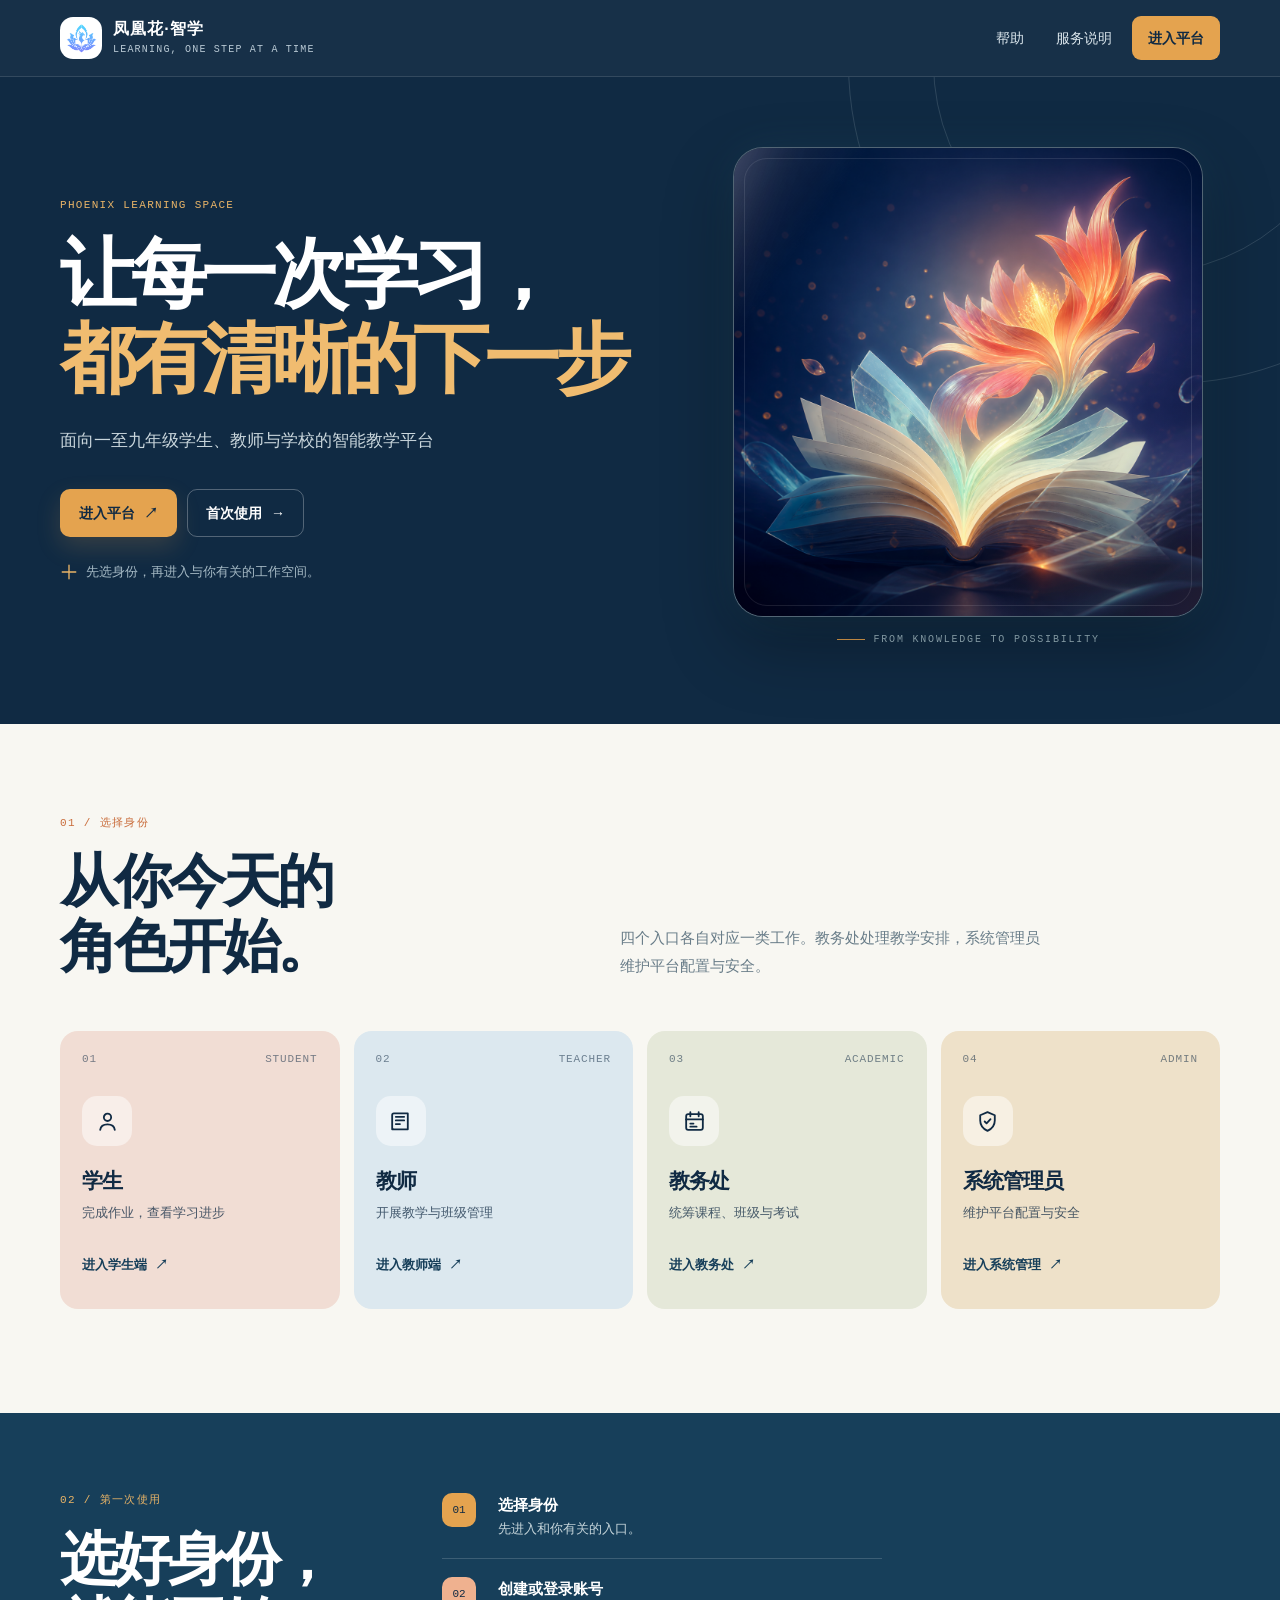
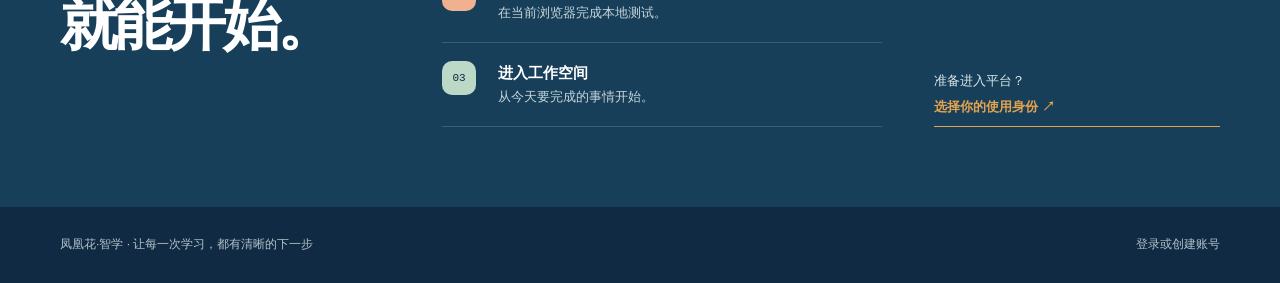
<file: index.html>
<!doctype html>
<html lang="zh-CN">
<head>
  <meta charset="utf-8">
  <meta name="viewport" content="width=device-width, initial-scale=1">
  <meta name="theme-color" content="#102a43">
  <meta name="description" content="凤凰花·智学，面向一至九年级学生、教师与学校的智能教学平台">
  <meta name="mobile-web-app-capable" content="yes">
  <meta name="apple-mobile-web-app-capable" content="yes">
  <title>凤凰花·智学｜从今天开始</title>
  <link rel="manifest" href="manifest.webmanifest">
  <link rel="icon" type="image/png" href="assets/brand/favicon-64.png">
  <link rel="stylesheet" href="assets/css/portal.css">
</head>
<body class="entry-page">
  <a class="portal-skip" href="#portal-roles">跳到身份入口</a>
  <header class="portal-header">
    <div class="portal-wrap portal-header__inner">
      <a class="portal-brand" href="index.html" aria-label="凤凰花·智学首页">
        <span class="portal-brand__mark"><img src="assets/brand/logo-blue-transparent.png" alt=""></span>
        <span class="portal-brand__name"><strong>凤凰花·智学</strong><small>LEARNING, ONE STEP AT A TIME</small></span>
      </a>
      <nav class="portal-header__nav" aria-label="页面导航">
        <a href="#portal-help">帮助</a>
        <a href="#portal-service">服务说明</a>
        <a class="portal-header__cta" href="identity.html">进入平台</a>
      </nav>
    </div>
  </header>

  <main>
    <section class="portal-hero" aria-labelledby="portal-title">
      <div class="portal-wrap portal-hero__grid">
        <div>
          <p class="portal-eyebrow portal-eyebrow--light">PHOENIX LEARNING SPACE</p>
          <h1 id="portal-title">让每一次学习，<br><em>都有清晰的下一步</em></h1>
          <p class="portal-hero__lead">面向一至九年级学生、教师与学校的智能教学平台</p>
          <div class="portal-actions">
            <a class="portal-button portal-button--primary" href="identity.html">进入平台 <span aria-hidden="true">↗</span></a>
            <a class="portal-button portal-button--dark" href="identity.html?mode=create">首次使用 <span aria-hidden="true">→</span></a>
          </div>
          <p class="portal-hero__note">
            <svg aria-hidden="true" width="18" height="18" viewBox="0 0 24 24" fill="none" stroke="currentColor" stroke-width="1.8" stroke-linecap="round" stroke-linejoin="round"><path d="M12 3v18M3 12h18"/></svg>
            先选身份，再进入与你有关的工作空间。
          </p>
        </div>
        <div class="portal-visual" aria-label="一本打开的书上盛放着发光凤凰花的插画">
          <div class="portal-visual__frame">
            <img class="portal-visual__image" src="assets/brand/generated/learning-hero-v2.png" alt="一本打开的书上盛放着发光凤凰花的插画" loading="eager" decoding="async">
            <span class="portal-visual__shine" aria-hidden="true"></span>
          </div>
          <span class="portal-visual__caption">FROM KNOWLEDGE TO POSSIBILITY</span>
        </div>
      </div>
    </section>

    <section class="portal-roles" id="portal-roles" aria-labelledby="portal-roles-title">
      <div class="portal-wrap">
        <div class="portal-section-head">
          <div><p class="portal-eyebrow">01 / 选择身份</p><h2 id="portal-roles-title">从你今天的<br>角色开始。</h2></div>
          <p id="portal-service">四个入口各自对应一类工作。教务处处理教学安排，系统管理员维护平台配置与安全。</p>
        </div>
        <div class="portal-role-grid">
          <article class="portal-role-card portal-role-card--student">
            <div class="portal-role-card__top"><span>01</span><span>STUDENT</span></div>
            <div class="portal-role-card__icon" aria-hidden="true"><svg viewBox="0 0 24 24" width="25" height="25" fill="none" stroke="currentColor" stroke-width="1.75" stroke-linecap="round" stroke-linejoin="round"><circle cx="12" cy="8" r="3.5"/><path d="M5 20c.4-3.2 3.1-5.3 7-5.3s6.6 2.1 7 5.3"/></svg></div>
            <h3>学生</h3><p>完成作业，查看学习进步</p>
            <a class="portal-role-card__button" href="identity.html?role=student">进入学生端 <span aria-hidden="true">↗</span></a>
          </article>
          <article class="portal-role-card portal-role-card--teacher">
            <div class="portal-role-card__top"><span>02</span><span>TEACHER</span></div>
            <div class="portal-role-card__icon" aria-hidden="true"><svg viewBox="0 0 24 24" width="25" height="25" fill="none" stroke="currentColor" stroke-width="1.75" stroke-linecap="round" stroke-linejoin="round"><path d="M4 19.5V5.8c0-.9.7-1.6 1.6-1.6H19v15.3H5.6c-.9 0-1.6-.7-1.6-1.6Z"/><path d="M7.5 7.5h8M7.5 11h8M7.5 14.5h4"/></svg></div>
            <h3>教师</h3><p>开展教学与班级管理</p>
            <a class="portal-role-card__button" href="identity.html?role=teacher">进入教师端 <span aria-hidden="true">↗</span></a>
          </article>
          <article class="portal-role-card portal-role-card--academic">
            <div class="portal-role-card__top"><span>03</span><span>ACADEMIC</span></div>
            <div class="portal-role-card__icon" aria-hidden="true"><svg viewBox="0 0 24 24" width="25" height="25" fill="none" stroke="currentColor" stroke-width="1.75" stroke-linecap="round" stroke-linejoin="round"><rect x="4" y="5" width="16" height="15" rx="2"/><path d="M8 3v4M16 3v4M4 10h16M8 14h3M8 17h6"/></svg></div>
            <h3>教务处</h3><p>统筹课程、班级与考试</p>
            <a class="portal-role-card__button" href="identity.html?role=academic">进入教务处 <span aria-hidden="true">↗</span></a>
          </article>
          <article class="portal-role-card portal-role-card--admin">
            <div class="portal-role-card__top"><span>04</span><span>ADMIN</span></div>
            <div class="portal-role-card__icon" aria-hidden="true"><svg viewBox="0 0 24 24" width="25" height="25" fill="none" stroke="currentColor" stroke-width="1.75" stroke-linecap="round" stroke-linejoin="round"><path d="M12 3 19 6v5c0 4.7-2.8 8-7 10-4.2-2-7-5.3-7-10V6l7-3Z"/><path d="m9.3 12 1.8 1.8 3.8-4"/></svg></div>
            <h3>系统管理员</h3><p>维护平台配置与安全</p>
            <a class="portal-role-card__button" href="identity.html?role=admin">进入系统管理 <span aria-hidden="true">↗</span></a>
          </article>
        </div>
      </div>
    </section>

    <section class="portal-guide" id="portal-help" aria-labelledby="portal-help-title">
      <div class="portal-wrap portal-guide__grid">
        <div><p class="portal-eyebrow portal-eyebrow--light">02 / 第一次使用</p><h2 id="portal-help-title">选好身份，<br>就能开始。</h2></div>
        <ol class="portal-steps">
          <li><b>01</b><div><strong>选择身份</strong><span>先进入和你有关的入口。</span></div></li>
          <li><b>02</b><div><strong>创建或登录账号</strong><span>在当前浏览器完成本地测试。</span></div></li>
          <li><b>03</b><div><strong>进入工作空间</strong><span>从今天要完成的事情开始。</span></div></li>
        </ol>
        <a class="portal-guide__link" href="identity.html"><span>准备进入平台？</span><strong>选择你的使用身份 ↗</strong></a>
      </div>
    </section>
  </main>

  <footer class="portal-footer">
    <div class="portal-wrap portal-footer__inner">
      <span>凤凰花·智学 · 让每一次学习，都有清晰的下一步</span>
      <a href="identity.html">登录或创建账号</a>
      <a class="fh-test-link" data-test-link href="test-access.html" hidden>测试入口</a>
    </div>
  </footer>
  <script src="assets/js/entry-common.js"></script>
  <script src="assets/js/test-mode.js"></script>
  <script src="assets/js/portal.js"></script>
</body>
</html>
</file>
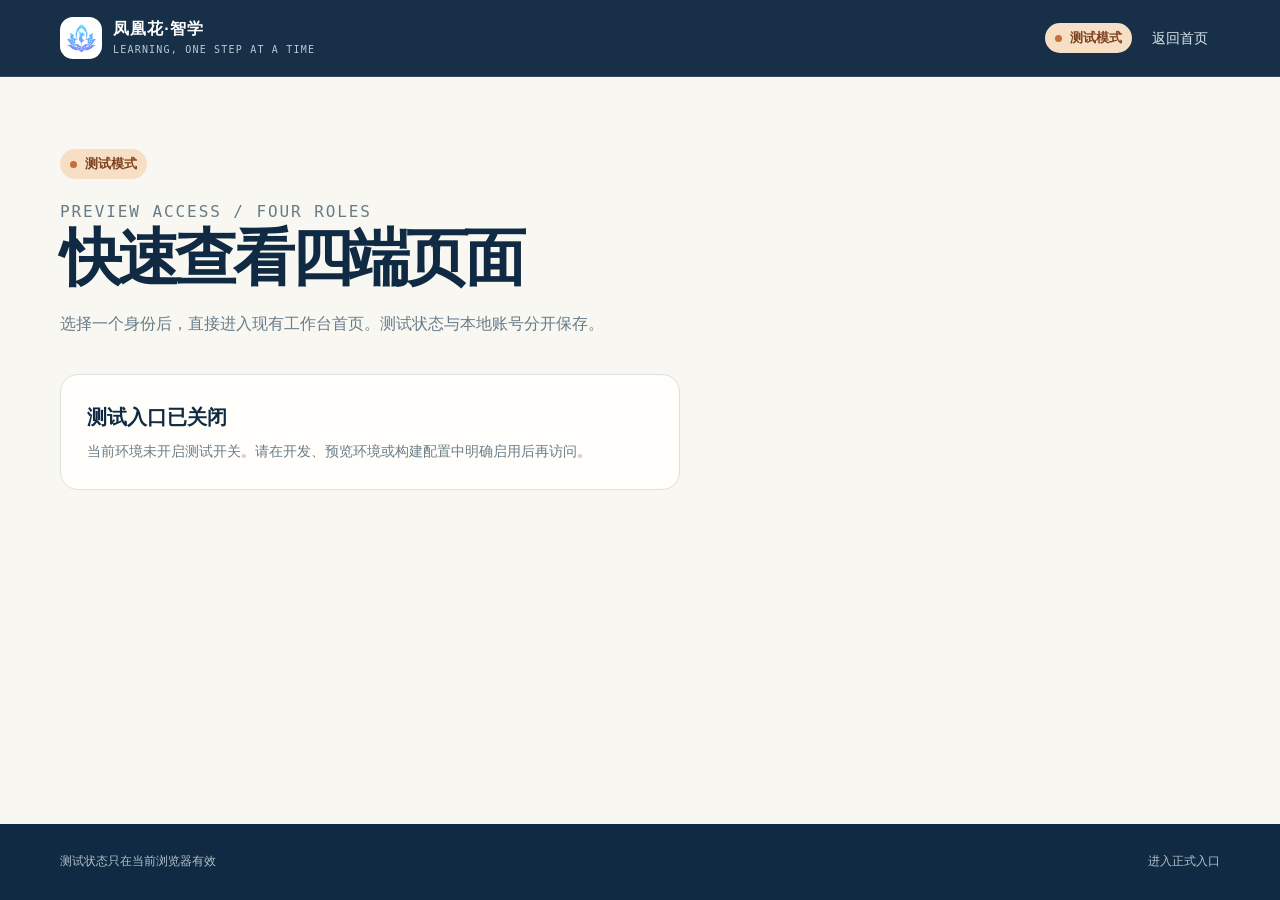
<file: test-access/index.html>
<!doctype html>
<html lang="zh-CN">
<head>
  <meta charset="utf-8">
  <meta name="viewport" content="width=device-width, initial-scale=1">
  <meta http-equiv="refresh" content="0; url=../test-access.html">
  <title>凤凰花·智学｜测试模式</title>
</head>
<body><a href="../test-access.html">进入测试模式</a></body>
</html>
</file>
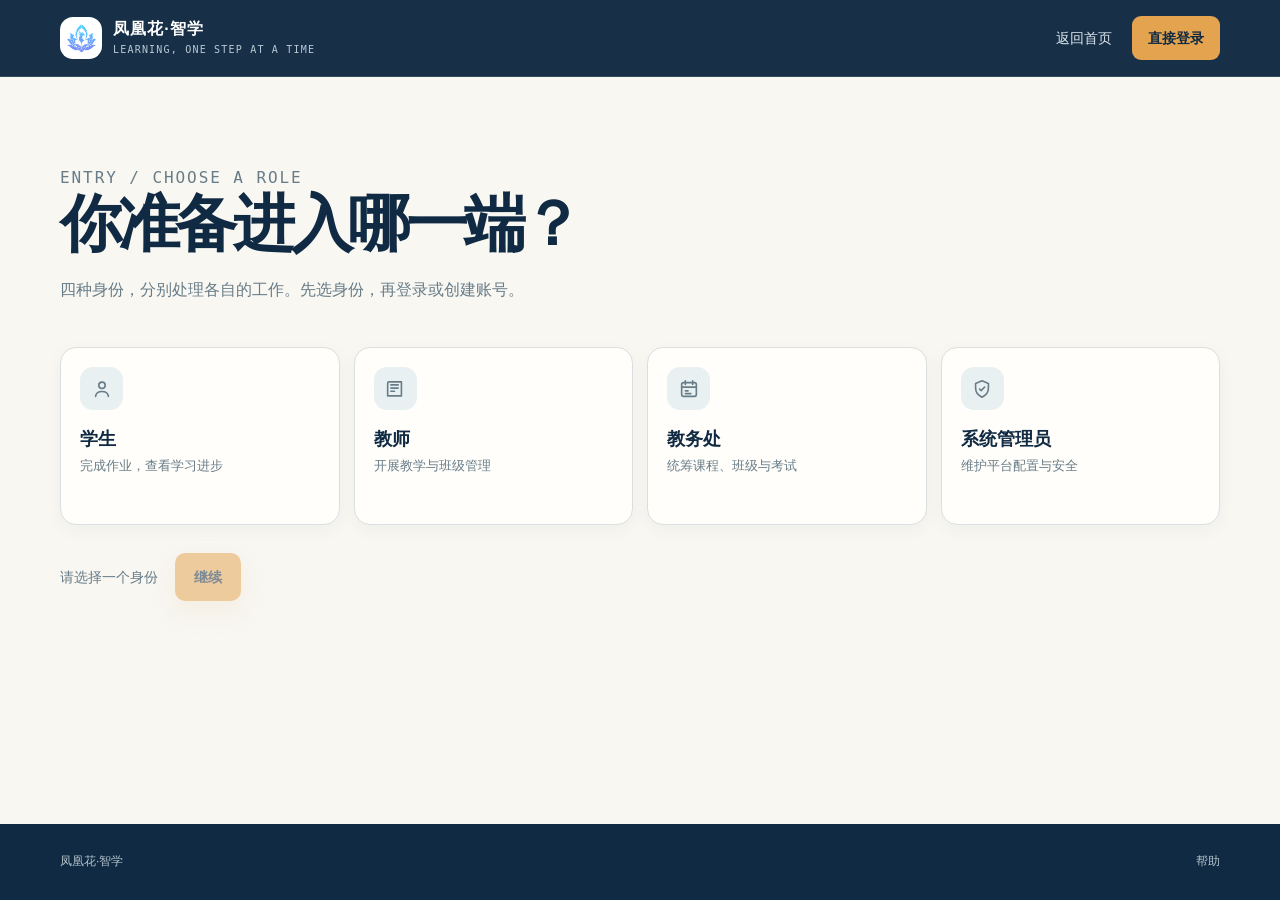
<file: identity.html>
<!doctype html>
<html lang="zh-CN">
<head>
  <meta charset="utf-8">
  <meta name="viewport" content="width=device-width, initial-scale=1">
  <meta name="theme-color" content="#102a43">
  <meta name="description" content="选择凤凰花·智学使用身份">
  <title>凤凰花·智学｜选择身份</title>
  <link rel="icon" type="image/png" href="assets/brand/favicon-64.png">
  <link rel="stylesheet" href="assets/css/portal.css">
</head>
<body class="portal-subpage identity-page">
  <a class="portal-skip" href="#identity-roles">跳到身份选择</a>
  <header class="portal-header">
    <div class="portal-wrap portal-header__inner">
      <a class="portal-brand" href="index.html" aria-label="返回凤凰花·智学首页">
        <span class="portal-brand__mark"><img src="assets/brand/logo-blue-transparent.png" alt=""></span>
        <span class="portal-brand__name"><strong>凤凰花·智学</strong><small>LEARNING, ONE STEP AT A TIME</small></span>
      </a>
      <nav class="portal-header__nav" aria-label="页面导航">
        <a href="index.html">返回首页</a>
        <a class="portal-header__cta" href="login.html">直接登录</a>
      </nav>
    </div>
  </header>
  <main>
    <div class="portal-wrap">
      <section class="identity-intro" aria-labelledby="identity-title">
        <p class="portal-eyebrow">ENTRY / CHOOSE A ROLE</p>
        <h1 id="identity-title">你准备进入哪一端？</h1>
        <p>四种身份，分别处理各自的工作。先选身份，再登录或创建账号。</p>
      </section>
      <section id="identity-roles" aria-label="身份选择">
        <div class="identity-role-grid" id="identity-role-grid"></div>
        <div class="identity-continue">
          <span class="identity-current" id="identity-current" aria-live="polite">请选择一个身份</span>
          <a class="portal-button portal-button--primary" id="identity-continue" href="login.html">继续</a>
        </div>
      </section>
    </div>
  </main>
  <footer class="portal-footer">
    <div class="portal-wrap portal-footer__inner">
      <span>凤凰花·智学</span>
      <a href="index.html#portal-help">帮助</a>
      <a class="fh-test-link" data-test-link href="test-access.html" hidden>测试入口</a>
    </div>
  </footer>
  <script src="assets/js/entry-common.js"></script>
  <script src="assets/js/test-mode.js"></script>
  <script src="assets/js/portal.js"></script>
</body>
</html>
</file>
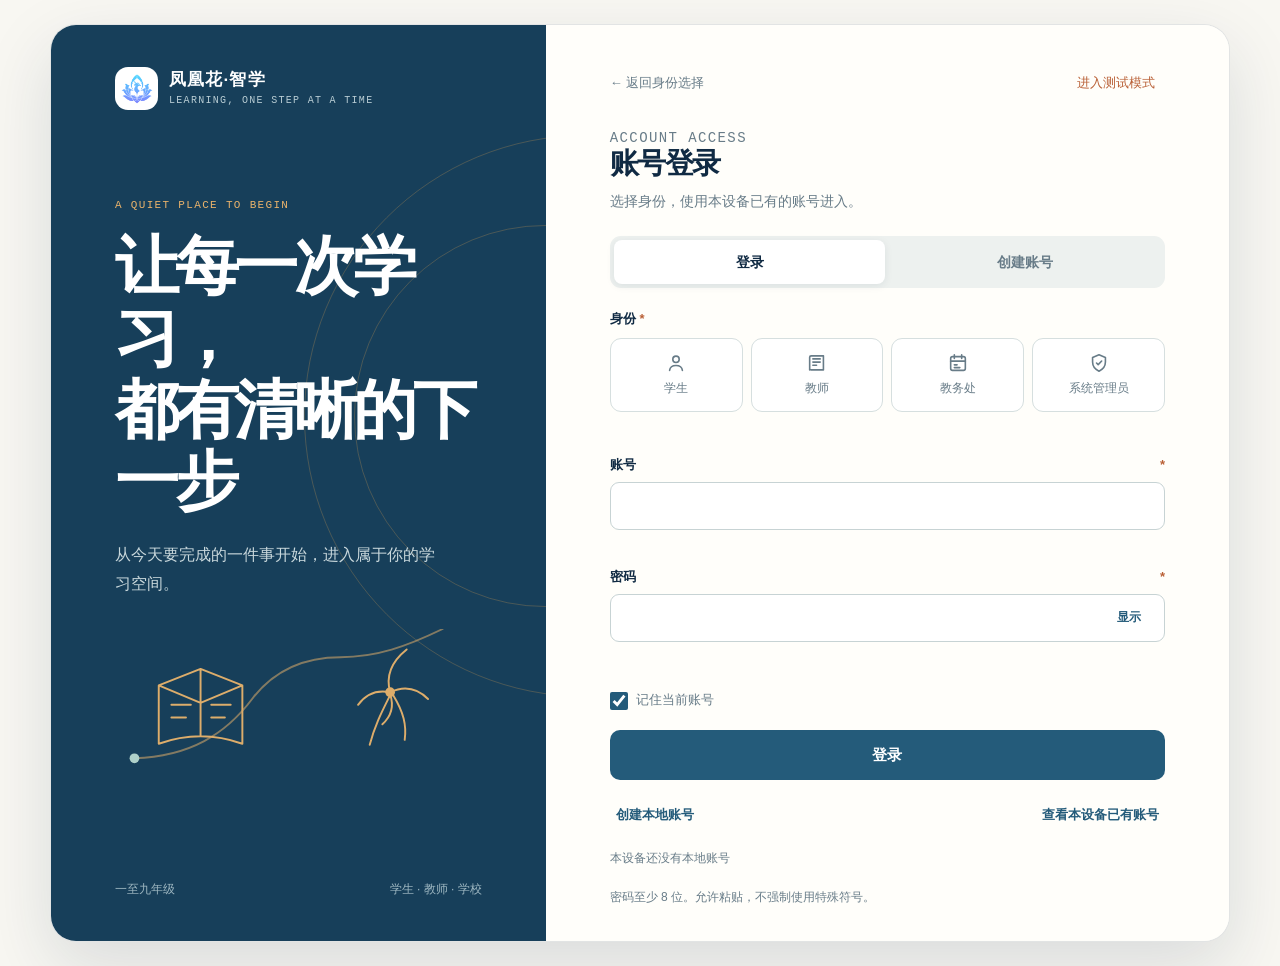
<file: login.html>
<!doctype html>
<html lang="zh-CN">
<head>
  <meta charset="utf-8">
  <meta name="viewport" content="width=device-width, initial-scale=1">
  <meta name="theme-color" content="#173f5a">
  <meta name="description" content="凤凰花·智学本地测试账号登录">
  <meta name="format-detection" content="telephone=no">
  <title>凤凰花·智学｜登录</title>
  <link rel="icon" type="image/png" href="assets/brand/favicon-64.png">
  <link rel="stylesheet" href="assets/css/auth.css">
</head>
<body class="auth-page">
  <a class="auth-skip" href="#auth-main">跳到登录表单</a>
  <main id="auth-main" class="auth-layout" aria-label="凤凰花·智学登录与本地账号">
    <section class="auth-visual" aria-labelledby="auth-visual-title">
      <a class="auth-brand" href="index.html" aria-label="返回凤凰花·智学首页">
        <span class="auth-brand__mark"><img src="assets/brand/logo-blue-transparent.png" alt=""></span>
        <span class="auth-brand__name"><strong>凤凰花·智学</strong><small>LEARNING, ONE STEP AT A TIME</small></span>
      </a>
      <div class="auth-visual__copy">
        <p class="auth-eyebrow">A QUIET PLACE TO BEGIN</p>
        <h1 id="auth-visual-title">让每一次学习，<br>都有清晰的下一步</h1>
        <p class="auth-visual__lead">从今天要完成的一件事开始，进入属于你的学习空间。</p>
        <div class="auth-visual__art" aria-hidden="true">
          <svg viewBox="0 0 360 160" fill="none" stroke="currentColor" stroke-linecap="round" stroke-linejoin="round">
            <path d="M20 133c57-2 94-25 121-61 22-29 52-43 91-43 37 0 68-11 105-29" stroke-width="2" opacity=".55"/>
            <path d="M45 118V58l43-17 43 17v60c-28-10-58-10-86 0ZM88 41v69M45 58l43 18 43-18M58 78h20M58 91h15M99 78h20M99 91h14" stroke-width="2"/>
            <path d="M283 65c-5-18 2-32 17-44M283 65c15-7 28-4 39 7M283 65c-15-3-25 2-33 13M283 67c4 12 2 22-8 31M283 68c-10 20-16 32-21 51M286 68c11 18 14 31 12 46" stroke-width="2"/>
            <circle cx="283" cy="65" r="5" fill="currentColor" stroke="none"/>
            <circle cx="20" cy="133" r="5" fill="#b7d8cf" stroke="none"/>
          </svg>
        </div>
      </div>
      <div class="auth-visual__foot"><span>一至九年级</span><span>学生 · 教师 · 学校</span></div>
    </section>
    <section class="auth-panel" id="auth-panel" aria-labelledby="auth-title">
      <div id="auth-content"></div>
      <noscript><p>请开启浏览器 JavaScript 后使用本地账号。</p></noscript>
    </section>
  </main>
  <script src="assets/js/entry-common.js"></script>
  <script src="assets/js/test-mode.js"></script>
  <script src="assets/js/local-auth.js"></script>
  <script src="assets/js/auth-page.js"></script>
</body>
</html>
</file>
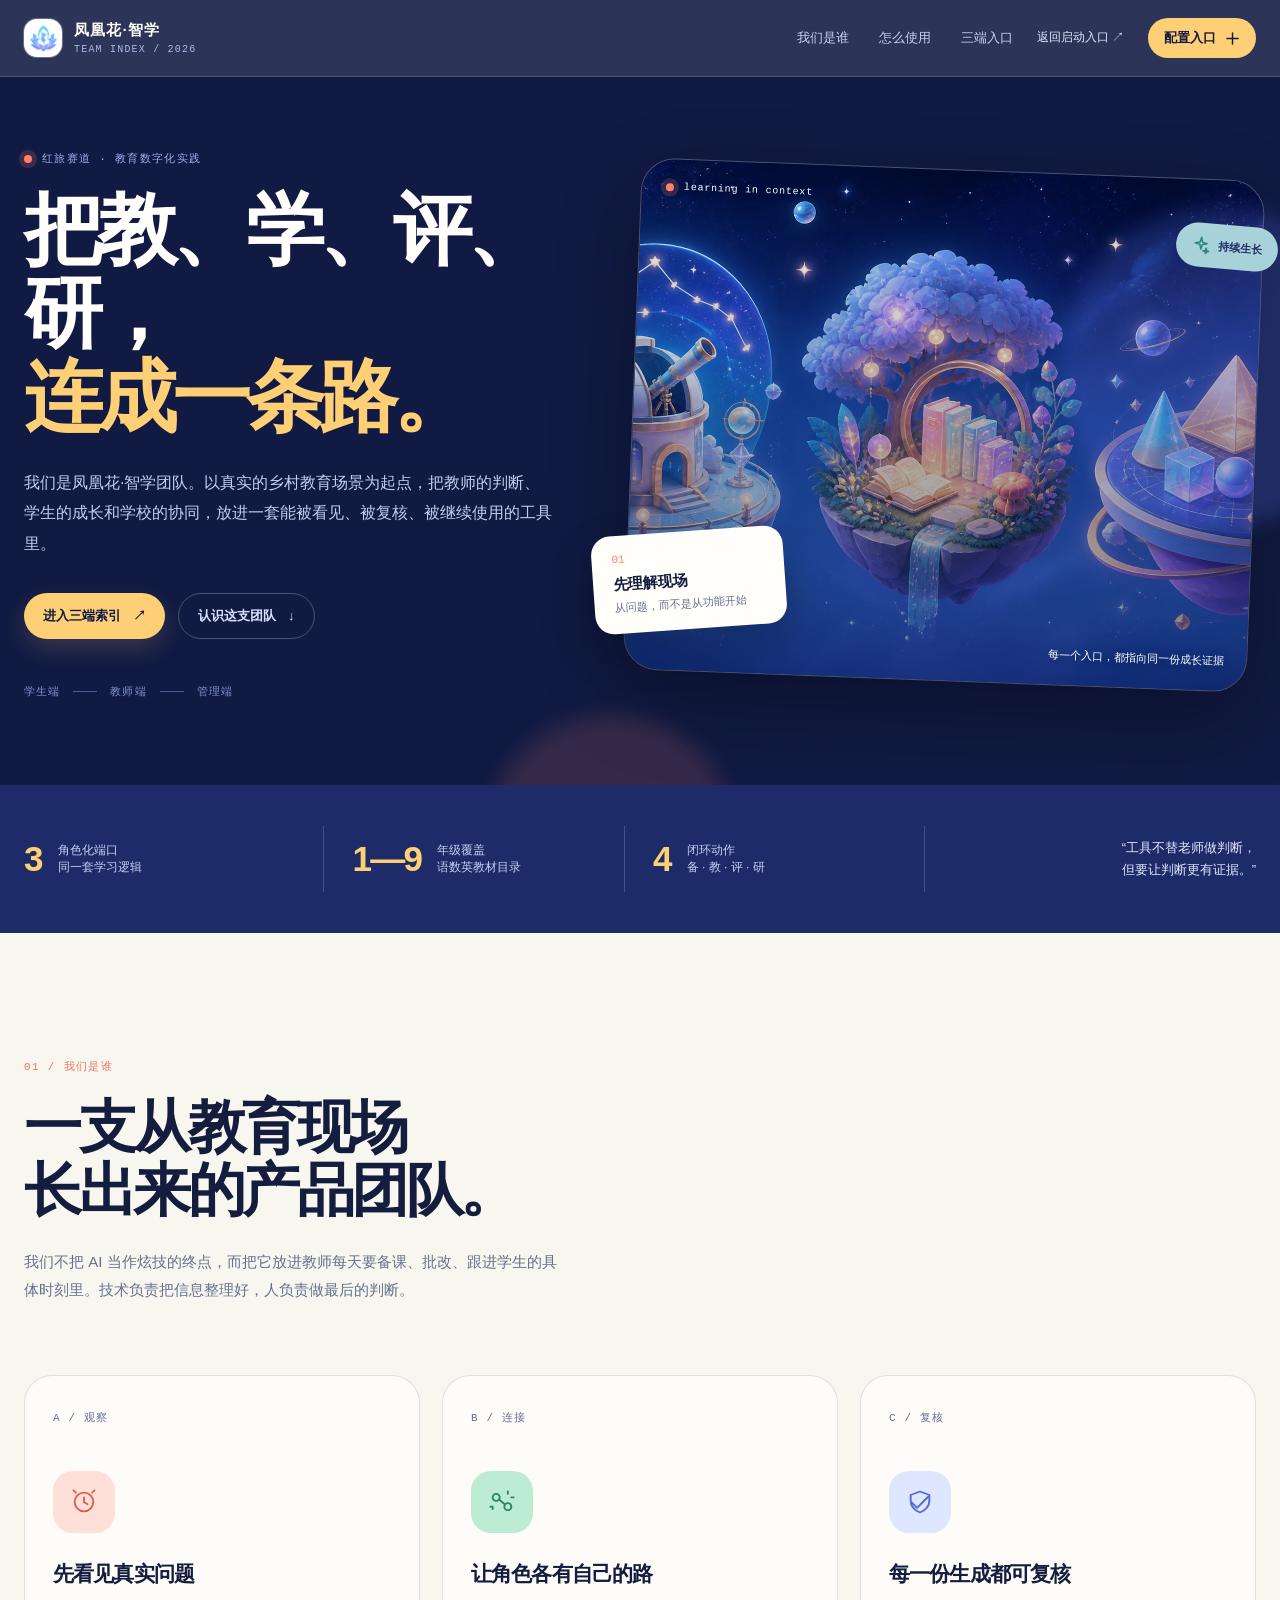
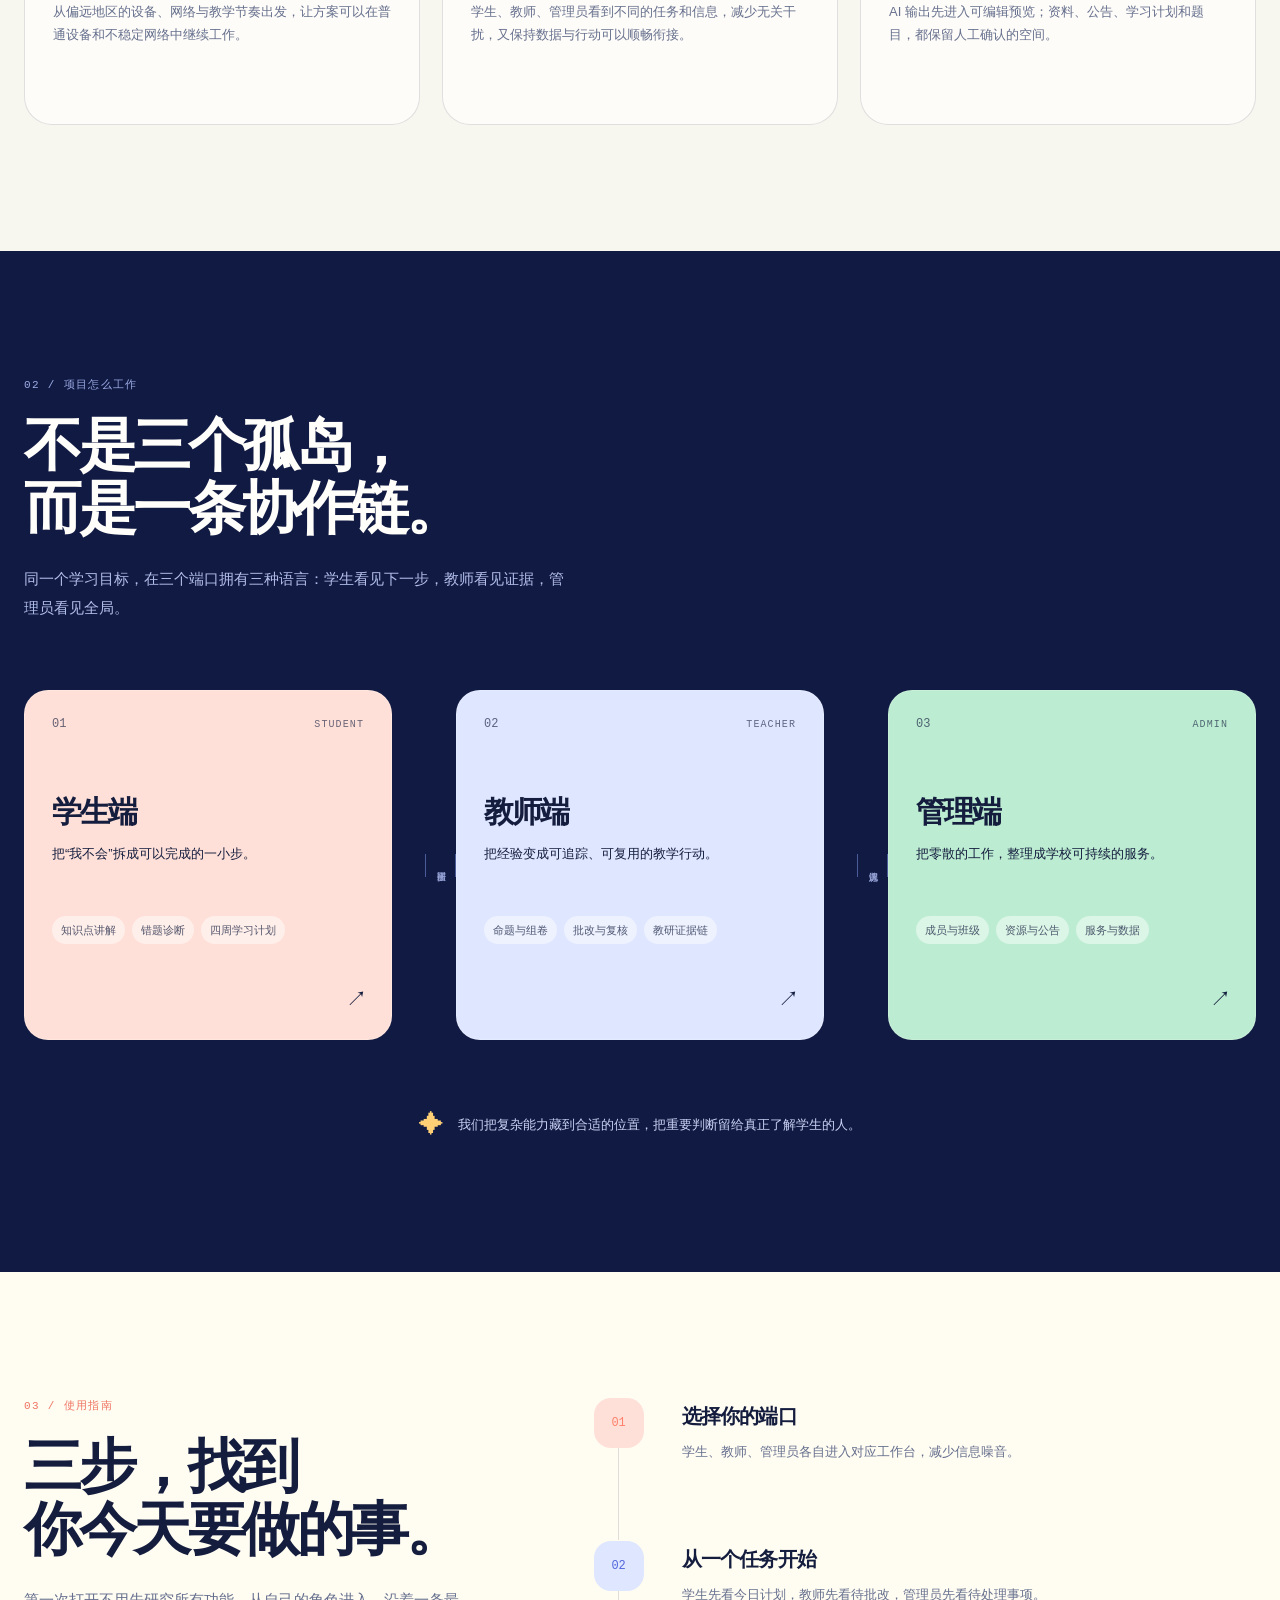
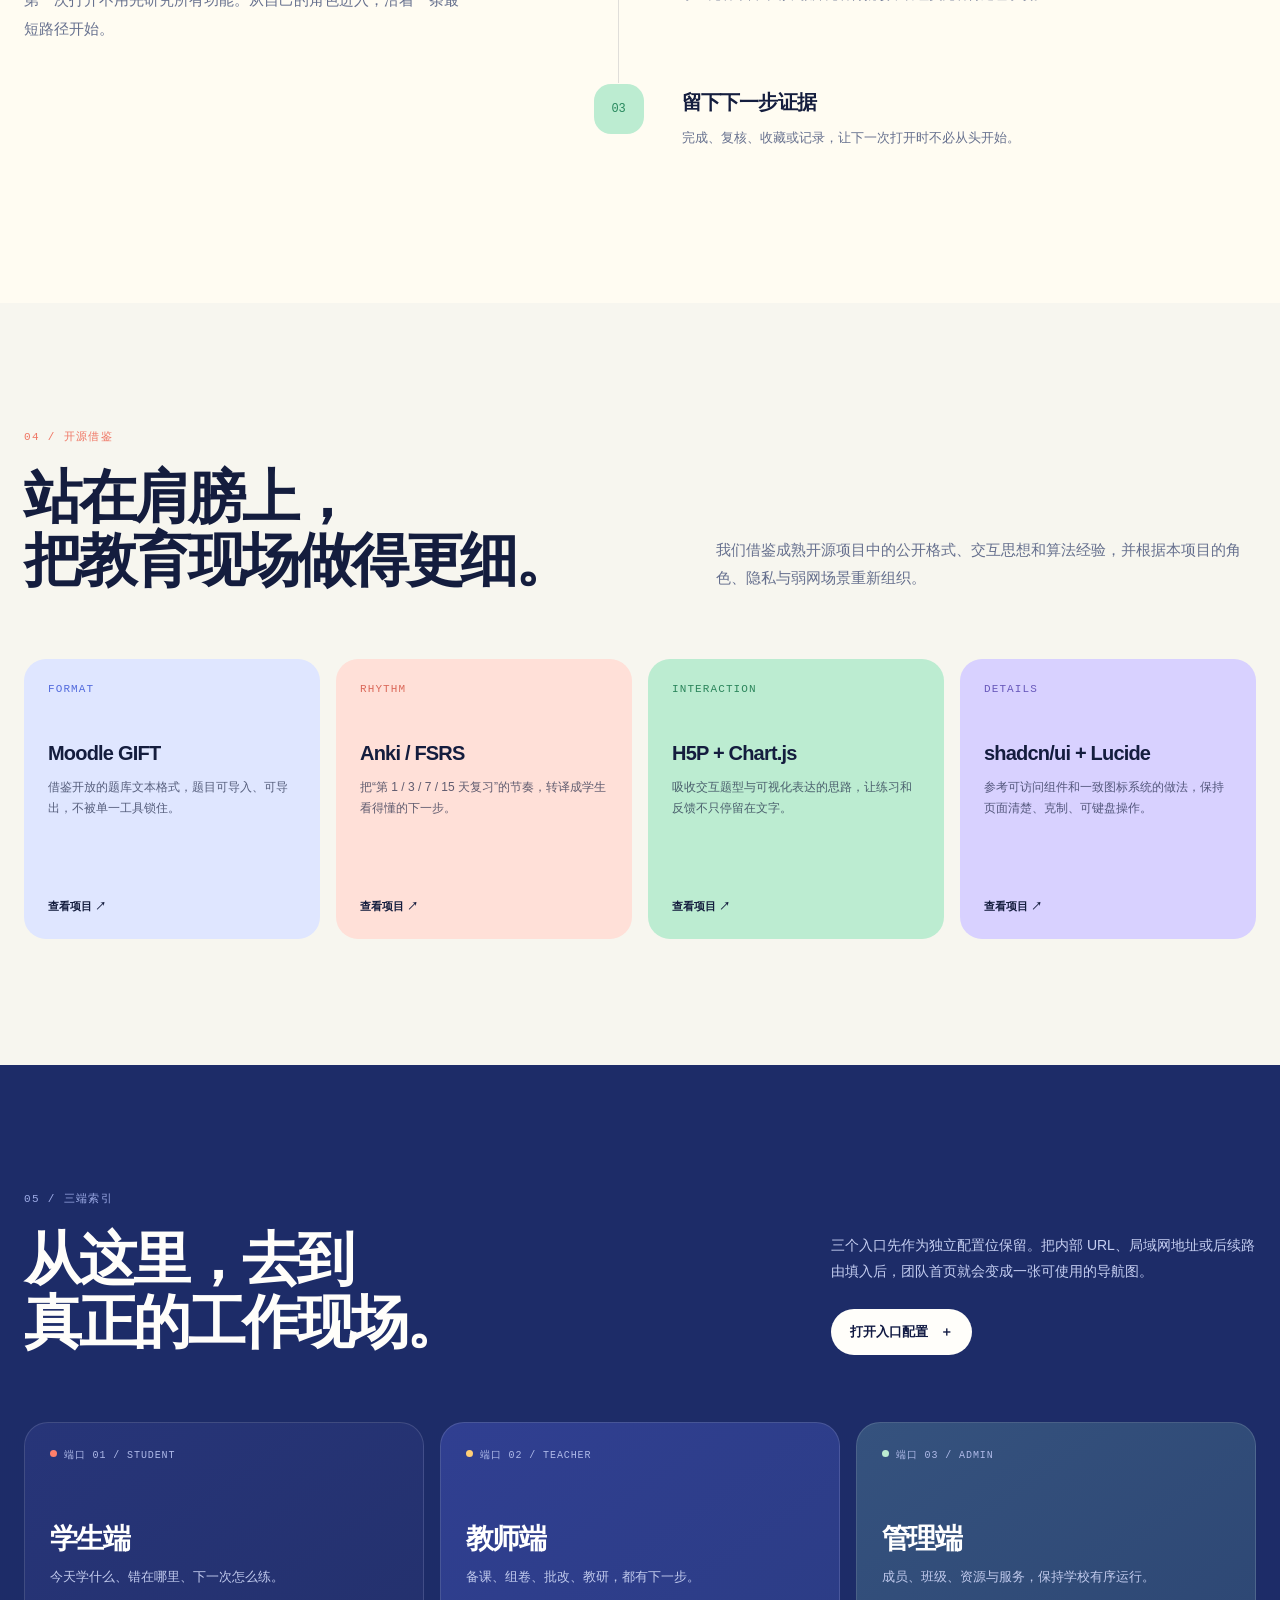
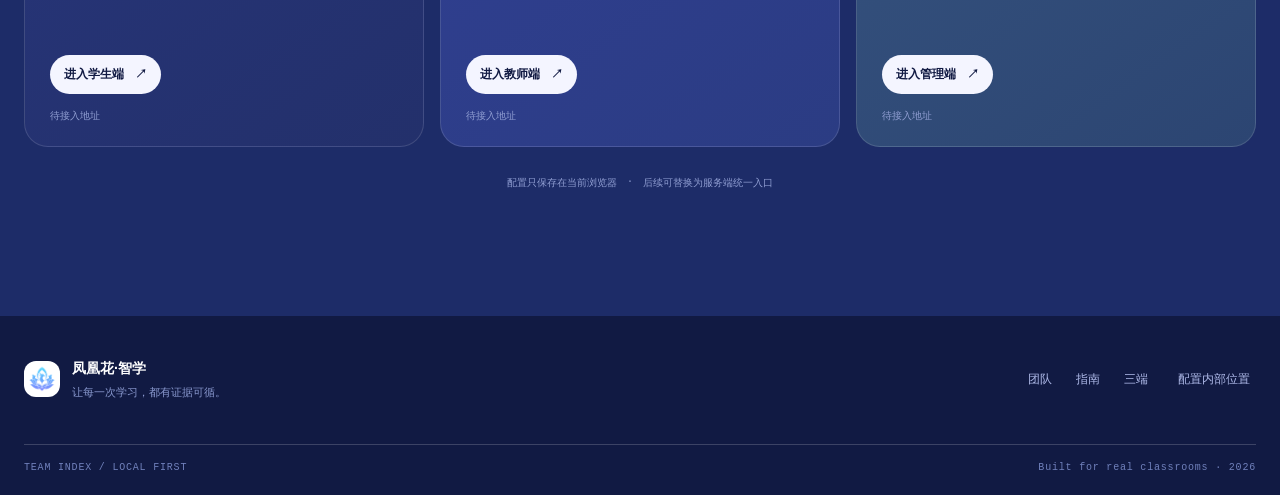
<file: team-index.html>
<!DOCTYPE html>
<html lang="zh-CN">
<head>
  <meta charset="UTF-8">
  <meta name="viewport" content="width=device-width, initial-scale=1.0">
  <meta name="theme-color" content="#111b45">
  <meta name="description" content="凤凰花·智学团队索引与三端使用指南">
  <title>凤凰花·智学｜团队索引</title>
  <link rel="icon" type="image/png" href="assets/brand/favicon-64.png">
  <link rel="stylesheet" href="assets/css/team-index.css">
</head>
<body>
  <a class="team-skip" href="#team-main">跳到主要内容</a>

  <header class="team-header" data-team-header>
    <div class="team-wrap team-header__inner">
      <a class="team-brand" href="#top" aria-label="凤凰花智学团队首页">
        <span class="team-brand__mark"><img src="assets/brand/logo-blue-transparent.png" alt=""></span>
        <span class="team-brand__copy">
          <strong>凤凰花·智学</strong>
          <small>TEAM INDEX / 2026</small>
        </span>
      </a>

      <nav class="team-nav" aria-label="页面导航">
        <a href="#about">我们是谁</a>
        <a href="#pathway">怎么使用</a>
        <a href="#endpoints">三端入口</a>
      </nav>

      <a class="team-header__back" href="index.html">返回启动入口 <span aria-hidden="true">↗</span></a>
      <button class="team-header__action" type="button" data-open-config>
        <span>配置入口</span>
        <svg viewBox="0 0 24 24" aria-hidden="true"><path d="M12 3v18M3 12h18"/></svg>
      </button>
    </div>
  </header>

  <main id="team-main">
    <section class="team-hero" id="top" aria-labelledby="team-hero-title">
      <div class="team-wrap team-hero__grid">
        <div class="team-hero__copy team-reveal">
          <p class="team-kicker"><span class="team-kicker__dot"></span>红旅赛道 · 教育数字化实践</p>
          <h1 id="team-hero-title">把教、学、评、研，<em>连成一条路。</em></h1>
          <p class="team-hero__lead">我们是凤凰花·智学团队。以真实的乡村教育场景为起点，把教师的判断、学生的成长和学校的协同，放进一套能被看见、被复核、被继续使用的工具里。</p>
          <div class="team-hero__actions">
            <a class="team-button team-button--primary" href="#endpoints">进入三端索引 <span aria-hidden="true">↗</span></a>
            <a class="team-button team-button--quiet" href="#about">认识这支团队 <span aria-hidden="true">↓</span></a>
          </div>
          <div class="team-proofline" aria-label="项目特征">
            <span>学生端</span><i></i><span>教师端</span><i></i><span>管理端</span>
          </div>
        </div>

        <div class="team-hero__visual team-reveal team-reveal--delay">
          <div class="team-hero-art">
            <img src="assets/brand/generated/learning-worlds.png" alt="三个彼此连接的学习世界：观测、阅读与创造" loading="eager">
            <div class="team-art-label team-art-label--top"><span class="team-signal"></span> learning in context</div>
            <div class="team-art-label team-art-label--bottom">每一个入口，都指向同一份成长证据</div>
          </div>
          <div class="team-float-card team-float-card--orbit">
            <span class="team-float-card__number">01</span>
            <strong>先理解现场</strong>
            <small>从问题，而不是从功能开始</small>
          </div>
          <div class="team-float-card team-float-card--spark">
            <svg viewBox="0 0 24 24" aria-hidden="true"><path d="m12 2 1.6 6.4L20 10l-6.4 1.6L12 18l-1.6-6.4L4 10l6.4-1.6L12 2Z"/><path d="m19 16 .8 3.2L23 20l-3.2.8L19 24l-.8-3.2L15 20l3.2-.8L19 16Z"/></svg>
            <span>持续生长</span>
          </div>
        </div>
      </div>
      <div class="team-hero__glow team-hero__glow--one" aria-hidden="true"></div>
      <div class="team-hero__glow team-hero__glow--two" aria-hidden="true"></div>
    </section>

    <section class="team-statbar" aria-label="项目概览">
      <div class="team-wrap team-statbar__grid">
        <div class="team-stat"><strong>3</strong><span>角色化端口<br>同一套学习逻辑</span></div>
        <div class="team-stat"><strong>1—9</strong><span>年级覆盖<br>语数英教材目录</span></div>
        <div class="team-stat"><strong>4</strong><span>闭环动作<br>备 · 教 · 评 · 研</span></div>
        <p class="team-statbar__note">“工具不替老师做判断，<br>但要让判断更有证据。”</p>
      </div>
    </section>

    <section class="team-section team-section--paper" id="about" aria-labelledby="team-about-title">
      <div class="team-wrap">
        <div class="team-section__heading team-reveal">
          <p class="team-kicker team-kicker--dark">01 / 我们是谁</p>
          <h2 id="team-about-title">一支从教育现场<br>长出来的产品团队。</h2>
          <p>我们不把 AI 当作炫技的终点，而把它放进教师每天要备课、批改、跟进学生的具体时刻里。技术负责把信息整理好，人负责做最后的判断。</p>
        </div>

        <div class="team-principles">
          <article class="team-principle team-reveal">
            <span class="team-principle__index">A / 观察</span>
            <div class="team-principle__icon team-principle__icon--coral" aria-hidden="true">
              <svg viewBox="0 0 24 24"><circle cx="12" cy="12" r="8"/><path d="M12 8v4l3 2"/><path d="M5 4 3 2M19 4l2-2"/></svg>
            </div>
            <h3>先看见真实问题</h3>
            <p>从偏远地区的设备、网络与教学节奏出发，让方案可以在普通设备和不稳定网络中继续工作。</p>
          </article>
          <article class="team-principle team-reveal team-reveal--delay">
            <span class="team-principle__index">B / 连接</span>
            <div class="team-principle__icon team-principle__icon--mint" aria-hidden="true">
              <svg viewBox="0 0 24 24"><circle cx="7" cy="8" r="3"/><circle cx="17" cy="16" r="3"/><path d="m9.5 9.8 5 4.4"/><path d="M17 5v-2M20 8h2M4 16v2M2 16h2"/></svg>
            </div>
            <h3>让角色各有自己的路</h3>
            <p>学生、教师、管理员看到不同的任务和信息，减少无关干扰，又保持数据与行动可以顺畅衔接。</p>
          </article>
          <article class="team-principle team-reveal team-reveal--delay-2">
            <span class="team-principle__index">C / 复核</span>
            <div class="team-principle__icon team-principle__icon--blue" aria-hidden="true">
              <svg viewBox="0 0 24 24"><path d="M5 12.5 9.5 17 19 7.5"/><path d="M12 3 20 6v5c0 5-3.5 8.2-8 10-4.5-1.8-8-5-8-10V6l8-3Z"/></svg>
            </div>
            <h3>每一份生成都可复核</h3>
            <p>AI 输出先进入可编辑预览；资料、公告、学习计划和题目，都保留人工确认的空间。</p>
          </article>
        </div>
      </div>
    </section>

    <section class="team-section team-section--night" id="roles" aria-labelledby="team-roles-title">
      <div class="team-wrap">
        <div class="team-section__heading team-section__heading--night team-reveal">
          <p class="team-kicker">02 / 项目怎么工作</p>
          <h2 id="team-roles-title">不是三个孤岛，<br>而是一条协作链。</h2>
          <p>同一个学习目标，在三个端口拥有三种语言：学生看见下一步，教师看见证据，管理员看见全局。</p>
        </div>

        <div class="team-rolemap" aria-label="三端协作关系">
          <article class="team-rolecard team-rolecard--student team-reveal">
            <div class="team-rolecard__top"><span class="team-rolecard__glyph">01</span><span class="team-rolecard__status">STUDENT</span></div>
            <h3>学生端</h3>
            <p>把“我不会”拆成可以完成的一小步。</p>
            <ul><li>知识点讲解</li><li>错题诊断</li><li>四周学习计划</li></ul>
            <span class="team-rolecard__arrow" aria-hidden="true">↗</span>
          </article>
          <div class="team-rolemap__connector team-reveal" aria-hidden="true"><span></span><i>同步证据</i><span></span></div>
          <article class="team-rolecard team-rolecard--teacher team-reveal team-reveal--delay">
            <div class="team-rolecard__top"><span class="team-rolecard__glyph">02</span><span class="team-rolecard__status">TEACHER</span></div>
            <h3>教师端</h3>
            <p>把经验变成可追踪、可复用的教学行动。</p>
            <ul><li>命题与组卷</li><li>批改与复核</li><li>教研证据链</li></ul>
            <span class="team-rolecard__arrow" aria-hidden="true">↗</span>
          </article>
          <div class="team-rolemap__connector team-rolemap__connector--wide team-reveal" aria-hidden="true"><span></span><i>沉淀共识</i><span></span></div>
          <article class="team-rolecard team-rolecard--admin team-reveal team-reveal--delay-2">
            <div class="team-rolecard__top"><span class="team-rolecard__glyph">03</span><span class="team-rolecard__status">ADMIN</span></div>
            <h3>管理端</h3>
            <p>把零散的工作，整理成学校可持续的服务。</p>
            <ul><li>成员与班级</li><li>资源与公告</li><li>服务与数据</li></ul>
            <span class="team-rolecard__arrow" aria-hidden="true">↗</span>
          </article>
        </div>

        <div class="team-note team-reveal">
          <span class="team-note__mark">✦</span>
          <p>我们把复杂能力藏到合适的位置，把重要判断留给真正了解学生的人。</p>
        </div>
      </div>
    </section>

    <section class="team-section team-section--cream" id="pathway" aria-labelledby="team-pathway-title">
      <div class="team-wrap team-pathway">
        <div class="team-section__heading team-reveal">
          <p class="team-kicker team-kicker--dark">03 / 使用指南</p>
          <h2 id="team-pathway-title">三步，找到<br>你今天要做的事。</h2>
          <p>第一次打开不用先研究所有功能。从自己的角色进入，沿着一条最短路径开始。</p>
        </div>
        <ol class="team-steps">
          <li class="team-step team-reveal">
            <span class="team-step__number">01</span>
            <div><h3>选择你的端口</h3><p>学生、教师、管理员各自进入对应工作台，减少信息噪音。</p></div>
            <span class="team-step__line" aria-hidden="true"></span>
          </li>
          <li class="team-step team-reveal team-reveal--delay">
            <span class="team-step__number">02</span>
            <div><h3>从一个任务开始</h3><p>学生先看今日计划，教师先看待批改，管理员先看待处理事项。</p></div>
            <span class="team-step__line" aria-hidden="true"></span>
          </li>
          <li class="team-step team-reveal team-reveal--delay-2">
            <span class="team-step__number">03</span>
            <div><h3>留下下一步证据</h3><p>完成、复核、收藏或记录，让下一次打开时不必从头开始。</p></div>
            <span class="team-step__line" aria-hidden="true"></span>
          </li>
        </ol>
      </div>
    </section>

    <section class="team-section team-section--paper team-open-source" id="open-source" aria-labelledby="team-open-title">
      <div class="team-wrap">
        <div class="team-section__heading team-section__heading--row team-reveal">
          <div><p class="team-kicker team-kicker--dark">04 / 开源借鉴</p><h2 id="team-open-title">站在肩膀上，<br>把教育现场做得更细。</h2></div>
          <p>我们借鉴成熟开源项目中的公开格式、交互思想和算法经验，并根据本项目的角色、隐私与弱网场景重新组织。</p>
        </div>
        <div class="team-open-grid">
          <article class="team-open-card team-open-card--blue team-reveal"><span class="team-open-card__tag">FORMAT</span><h3>Moodle GIFT</h3><p>借鉴开放的题库文本格式，题目可导入、可导出，不被单一工具锁住。</p><a href="https://github.com/moodle/moodle" target="_blank" rel="noreferrer">查看项目 ↗</a></article>
          <article class="team-open-card team-open-card--coral team-reveal team-reveal--delay"><span class="team-open-card__tag">RHYTHM</span><h3>Anki / FSRS</h3><p>把“第 1 / 3 / 7 / 15 天复习”的节奏，转译成学生看得懂的下一步。</p><a href="https://github.com/ankidroid/Anki-Android" target="_blank" rel="noreferrer">查看项目 ↗</a></article>
          <article class="team-open-card team-open-card--mint team-reveal team-reveal--delay-2"><span class="team-open-card__tag">INTERACTION</span><h3>H5P + Chart.js</h3><p>吸收交互题型与可视化表达的思路，让练习和反馈不只停留在文字。</p><a href="https://github.com/h5p/h5p-php-library" target="_blank" rel="noreferrer">查看项目 ↗</a></article>
          <article class="team-open-card team-open-card--lavender team-reveal team-reveal--delay-2"><span class="team-open-card__tag">DETAILS</span><h3>shadcn/ui + Lucide</h3><p>参考可访问组件和一致图标系统的做法，保持页面清楚、克制、可键盘操作。</p><a href="https://github.com/shadcn-ui/ui" target="_blank" rel="noreferrer">查看项目 ↗</a></article>
        </div>
      </div>
    </section>

    <section class="team-section team-section--connect" id="endpoints" aria-labelledby="team-endpoint-title">
      <div class="team-wrap">
        <div class="team-connect__head team-reveal">
          <div><p class="team-kicker">05 / 三端索引</p><h2 id="team-endpoint-title">从这里，去到<br>真正的工作现场。</h2></div>
          <div class="team-connect__intro"><p>三个入口先作为独立配置位保留。把内部 URL、局域网地址或后续路由填入后，团队首页就会变成一张可使用的导航图。</p><button class="team-button team-button--light" type="button" data-open-config>打开入口配置 <span aria-hidden="true">＋</span></button></div>
        </div>

        <div class="team-endpoints">
          <article class="team-endpoint team-endpoint--student team-reveal">
            <div class="team-endpoint__label"><span class="team-endpoint__dot"></span> 端口 01 / STUDENT</div>
            <h3>学生端</h3><p>今天学什么、错在哪里、下一次怎么练。</p>
            <button class="team-endpoint__button" type="button" data-endpoint-key="student">进入学生端 <span aria-hidden="true">↗</span></button>
            <span class="team-endpoint__status" data-endpoint-status="student">待接入地址</span>
          </article>
          <article class="team-endpoint team-endpoint--teacher team-reveal team-reveal--delay">
            <div class="team-endpoint__label"><span class="team-endpoint__dot"></span> 端口 02 / TEACHER</div>
            <h3>教师端</h3><p>备课、组卷、批改、教研，都有下一步。</p>
            <button class="team-endpoint__button" type="button" data-endpoint-key="teacher">进入教师端 <span aria-hidden="true">↗</span></button>
            <span class="team-endpoint__status" data-endpoint-status="teacher">待接入地址</span>
          </article>
          <article class="team-endpoint team-endpoint--admin team-reveal team-reveal--delay-2">
            <div class="team-endpoint__label"><span class="team-endpoint__dot"></span> 端口 03 / ADMIN</div>
            <h3>管理端</h3><p>成员、班级、资源与服务，保持学校有序运行。</p>
            <button class="team-endpoint__button" type="button" data-endpoint-key="admin">进入管理端 <span aria-hidden="true">↗</span></button>
            <span class="team-endpoint__status" data-endpoint-status="admin">待接入地址</span>
          </article>
        </div>

        <div class="team-endpoints__foot team-reveal"><span>配置只保存在当前浏览器</span><span>·</span><span>后续可替换为服务端统一入口</span></div>
      </div>
    </section>
  </main>

  <footer class="team-footer">
    <div class="team-wrap team-footer__top">
      <div class="team-footer__brand"><img src="assets/brand/logo-blue-transparent.png" alt=""><div><strong>凤凰花·智学</strong><span>让每一次学习，都有证据可循。</span></div></div>
      <div class="team-footer__links"><a href="#about">团队</a><a href="#pathway">指南</a><a href="#endpoints">三端</a><button type="button" data-open-config>配置内部位置</button></div>
    </div>
    <div class="team-wrap team-footer__bottom"><span>TEAM INDEX / LOCAL FIRST</span><span>Built for real classrooms · 2026</span></div>
  </footer>

  <dialog class="team-dialog" id="endpoint-dialog" aria-labelledby="team-dialog-title">
    <form class="team-dialog__card" method="dialog" data-config-form>
      <div class="team-dialog__head"><div><p class="team-kicker team-kicker--dark">入口配置</p><h2 id="team-dialog-title">把三端放到<br>它们该在的位置。</h2></div><button class="team-dialog__close" type="button" data-close-config aria-label="关闭入口配置">×</button></div>
      <p class="team-dialog__hint">可填完整 URL、局域网地址，或填入应用内部路径（例如 <code>#/home</code>）。保存后仅作用于当前浏览器。</p>
      <div class="team-dialog__fields">
        <label><span>学生端位置</span><input type="text" name="student" data-config-input="student" placeholder="例如：http://127.0.0.1:8080/student"></label>
        <label><span>教师端位置</span><input type="text" name="teacher" data-config-input="teacher" placeholder="例如：http://127.0.0.1:8080/teacher"></label>
        <label><span>管理端位置</span><input type="text" name="admin" data-config-input="admin" placeholder="例如：http://127.0.0.1:8080/admin"></label>
      </div>
      <div class="team-dialog__actions"><button class="team-button team-button--quiet" type="button" data-clear-config>清空地址</button><button class="team-button team-button--primary" type="submit">保存入口</button></div>
    </form>
  </dialog>

  <div class="team-toast" role="status" aria-live="polite" data-team-toast></div>
  <script src="assets/js/team-index.js"></script>
</body>
</html>
</file>
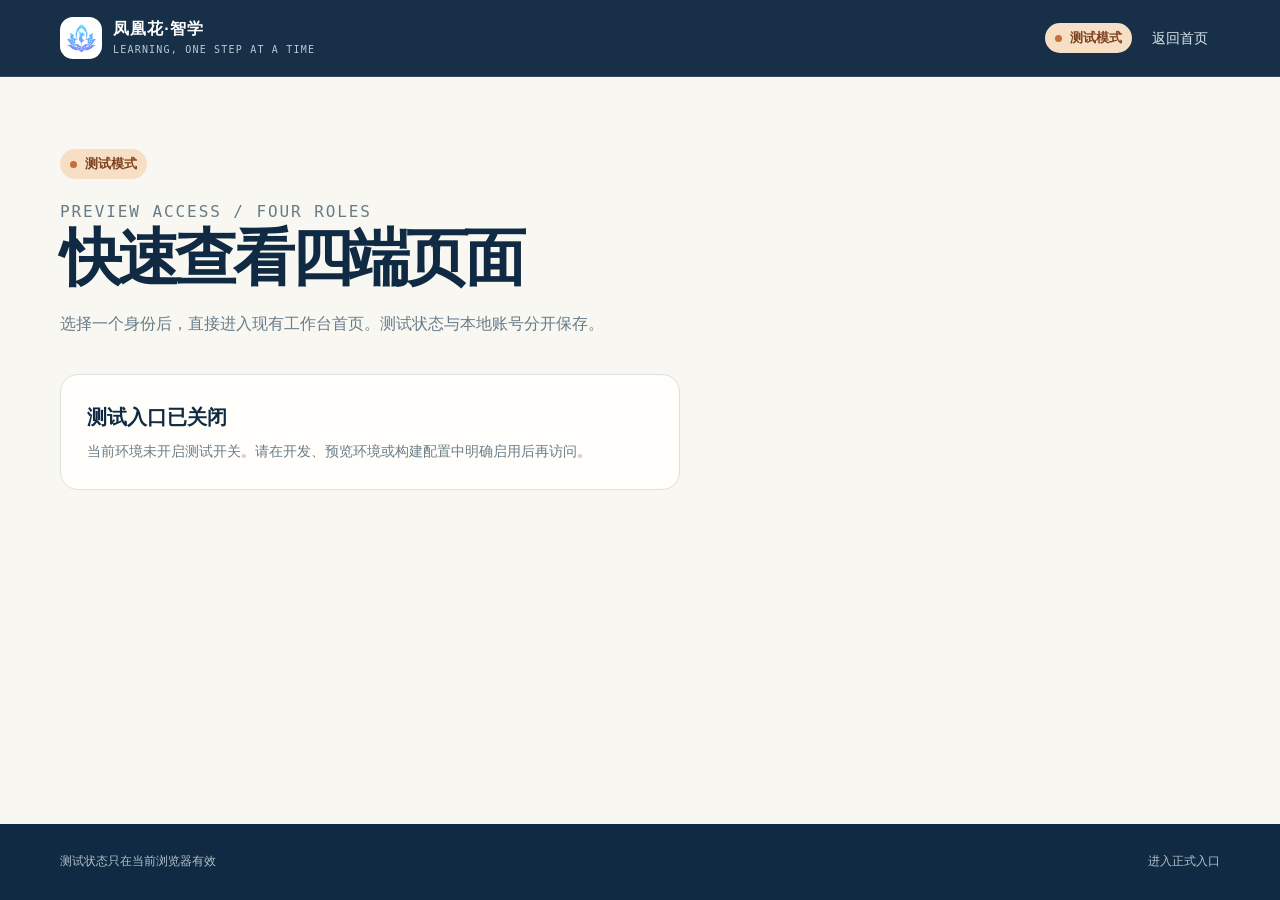
<file: test-access.html>
<!doctype html>
<html lang="zh-CN">
<head>
  <meta charset="utf-8">
  <meta name="viewport" content="width=device-width, initial-scale=1">
  <meta name="theme-color" content="#102a43">
  <meta name="description" content="凤凰花·智学测试模式入口">
  <title>凤凰花·智学｜测试模式</title>
  <link rel="icon" type="image/png" href="assets/brand/favicon-64.png">
  <link rel="stylesheet" href="assets/css/portal.css">
</head>
<body class="portal-subpage test-page">
  <a class="portal-skip" href="#test-roles">跳到测试身份</a>
  <header class="portal-header">
    <div class="portal-wrap portal-header__inner">
      <a class="portal-brand" href="index.html" aria-label="返回凤凰花·智学首页">
        <span class="portal-brand__mark"><img src="assets/brand/logo-blue-transparent.png" alt=""></span>
        <span class="portal-brand__name"><strong>凤凰花·智学</strong><small>LEARNING, ONE STEP AT A TIME</small></span>
      </a>
      <nav class="portal-header__nav" aria-label="页面导航">
        <span class="test-badge">测试模式</span>
        <a href="index.html">返回首页</a>
      </nav>
    </div>
  </header>
  <main>
    <div class="portal-wrap">
      <section class="test-intro" aria-labelledby="test-title">
        <span class="test-badge">测试模式</span>
        <p class="portal-eyebrow" style="margin-top:22px">PREVIEW ACCESS / FOUR ROLES</p>
        <h1 id="test-title">快速查看四端页面</h1>
        <p>选择一个身份后，直接进入现有工作台首页。测试状态与本地账号分开保存。</p>
      </section>
      <section class="test-card" id="test-roles" aria-labelledby="test-role-title">
        <h2 id="test-role-title">选择测试身份</h2>
        <div class="test-role-grid" id="test-role-grid"></div>
        <label class="test-option"><input type="checkbox" id="test-demo-data"><span><strong>创建完整测试数据</strong><small>只生成临时演示状态，不会覆盖本地账号或业务数据。</small></span></label>
      </section>
      <section class="test-disabled" id="test-disabled" hidden>
        <h2>测试入口已关闭</h2>
        <p>当前环境未开启测试开关。请在开发、预览环境或构建配置中明确启用后再访问。</p>
      </section>
    </div>
  </main>
  <footer class="portal-footer">
    <div class="portal-wrap portal-footer__inner">
      <span>测试状态只在当前浏览器有效</span>
      <a href="identity.html">进入正式入口</a>
    </div>
  </footer>
  <script src="assets/js/entry-common.js"></script>
  <script src="assets/js/test-mode.js"></script>
  <script src="assets/js/portal.js"></script>
</body>
</html>
</file>
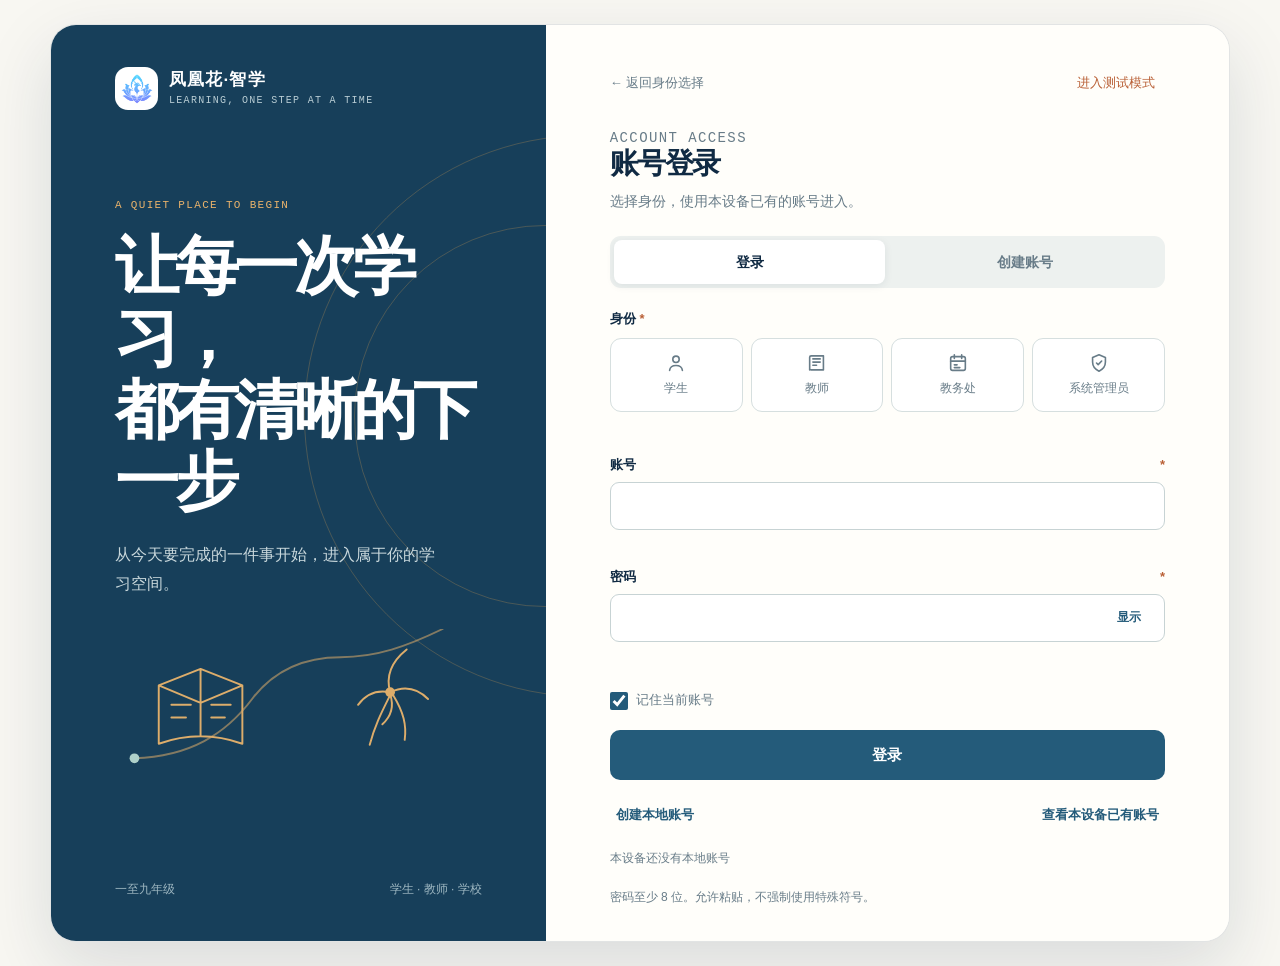
<file: workbench.html>
<!DOCTYPE html>
<html lang="zh-CN">
<head>
  <meta charset="UTF-8">
  <meta name="viewport" content="width=device-width, initial-scale=1.0">
  <title>凤凰花·智学</title>
  <meta name="theme-color" content="#F2F2F7">
  <meta name="apple-mobile-web-app-capable" content="yes">
  <meta name="mobile-web-app-capable" content="yes">
  <meta name="apple-mobile-web-app-status-bar-style" content="default">
  <meta name="apple-mobile-web-app-title" content="凤凰花·智学">
  <link rel="manifest" href="manifest.webmanifest">
  <link rel="stylesheet" href="assets/css/styles.css">
  <link rel="stylesheet" href="assets/css/personalization.css">
  <link rel="stylesheet" href="assets/css/portrait.css">
  <link rel="stylesheet" href="assets/css/network.css">
  <link rel="stylesheet" href="assets/css/ai-settings.css?v=20260903-ai-local-7">
  <link rel="stylesheet" href="assets/css/workflow-ui.css?v=workflow-v1">
  <link rel="icon" type="image/png" href="assets/brand/favicon-64.png">
  <link rel="apple-touch-icon" href="assets/brand/logo-blue-256.png">
</head>
<body>
  <div id="login-view" class="login-view hidden"></div>

  <div id="app-shell" class="app-shell hidden">
    <header class="topbar">
      <div class="topbar-left">
        <button id="sidebar-toggle" class="icon-btn sidebar-toggle" aria-label="展开/收起侧边导航">
          <svg viewBox="0 0 24 24" width="20" height="20" fill="none" stroke="currentColor" stroke-width="2" stroke-linecap="round"><path d="M3 6h18M3 12h18M3 18h18"/></svg>
        </button>
        <a href="#/home" class="brand">
          <span class="brand-mark" aria-hidden="true">
            <img src="assets/brand/logo-blue-transparent.png" width="30" height="30" alt="">
          </span>
          <span class="brand-text">凤凰花·智学</span>
          <span class="brand-tag">教师端</span>
        </a>
        <nav class="topnav" id="topnav" aria-label="全局导航"></nav>
      </div>
      <div class="topbar-right">
        <button id="global-search-btn" class="topbar-item global-search-btn" title="全局搜索（⌘K）" aria-label="打开全局搜索">
          <svg viewBox="0 0 24 24" width="18" height="18" fill="none" stroke="currentColor" stroke-width="1.8" stroke-linecap="round"><circle cx="11" cy="11" r="7"/><path d="m20 20-4-4"/></svg>
          <span class="search-shortcut">搜索 <kbd>⌘K</kbd></span>
        </button>
        <button id="ai-chip" class="topbar-item ai-chip" title="打开 AI 连接中心">
          <svg viewBox="0 0 24 24" width="16" height="16" fill="none" stroke="currentColor" stroke-width="1.8" stroke-linecap="round"><path d="M12 2v4M12 18v4M4.9 4.9l2.8 2.8M16.3 16.3l2.8 2.8M2 12h4M18 12h4M4.9 19.1l2.8-2.8M16.3 7.7l2.8-2.8"/></svg>
          <span id="ai-chip-label">AI 服务</span>
        </button>
        <button id="offline-toggle" class="topbar-item offline-toggle" title="查看网络状态">
          <svg viewBox="0 0 24 24" width="18" height="18" fill="none" stroke="currentColor" stroke-width="1.8" stroke-linecap="round" stroke-linejoin="round"><path d="M2 9a15 15 0 0 1 20 0"/><path d="M5.5 12.5a10 10 0 0 1 13 0"/><path d="M9 16a5 5 0 0 1 6 0"/><circle cx="12" cy="19.5" r="1.3" fill="currentColor" stroke="none"/></svg>
          <span id="offline-text">检测中</span>
        </button>
        <div class="notice-wrap">
          <button id="notice-btn" class="topbar-item" title="消息通知">
            <svg viewBox="0 0 24 24" width="18" height="18" fill="none" stroke="currentColor" stroke-width="1.8" stroke-linecap="round" stroke-linejoin="round"><path d="M18 8a6 6 0 0 0-12 0c0 7-3 9-3 9h18s-3-2-3-9"/><path d="M13.7 21a2 2 0 0 1-3.4 0"/></svg>
            <span class="badge-dot"></span>
          </button>
          <div id="notice-menu" class="notice-menu hidden">
            <div class="notice-menu-head">消息通知</div>
            <div id="notice-list"></div>
            <div class="notice-menu-foot">仅展示平台公告</div>
          </div>
        </div>
        <div class="account-menu-wrap">
          <button id="account-btn" class="topbar-item account-btn">
            <span class="avatar">林</span>
            <span id="account-name">林老师</span>
            <svg viewBox="0 0 24 24" width="14" height="14" fill="none" stroke="currentColor" stroke-width="2" stroke-linecap="round"><path d="m6 9 6 6 6-6"/></svg>
          </button>
          <div id="account-menu" class="account-menu hidden">
            <div class="account-menu-head">
              <div class="avatar lg">林</div>
              <div><div class="account-menu-name">系统管理员</div><div class="account-menu-phone" style="font-size:12px;color:var(--text-3)"></div><div class="account-menu-role" id="menu-role">管理员</div></div>
            </div>
            <div class="account-menu-item" data-action="change-password">修改密码</div>
            <div class="account-menu-sep"></div>
            <div class="account-menu-item" data-action="ai-settings">AI 连接中心</div>
            <div class="account-menu-item" data-action="network-settings">网络接入</div>
            <div class="account-menu-item" data-action="help">帮助中心</div>
            <div class="account-menu-item danger" data-action="logout">退出登录</div>
          </div>
        </div>
      </div>
    </header>

    <div class="body-wrap">
      <aside id="sidebar" class="sidebar" aria-label="任务导航"></aside>
      <main id="app-main" class="main" tabindex="-1"></main>
    </div>
    <nav id="mobile-nav" class="mobile-nav" aria-label="移动端主导航"></nav>
  </div>

  <div id="offline-banner" class="offline-banner hidden">
    <svg viewBox="0 0 24 24" width="16" height="16" fill="none" stroke="currentColor" stroke-width="2" stroke-linecap="round"><path d="M12 9v4"/><circle cx="12" cy="17" r="1" fill="currentColor" stroke="none"/><path d="M10.3 3.9A8 8 0 0 1 20 12M3.6 9.2A8 8 0 0 0 3 12a8 8 0 0 0 5 7.4M3 3l18 18"/></svg>
    <span>当前学校数据服务不可用，业务数据不会保存；恢复服务后可继续。</span>
  </div>

  <div id="sidebar-mask" class="sidebar-mask hidden" aria-hidden="true"></div>
  <div id="toast-wrap" class="toast-wrap" aria-live="polite"></div>
  <div id="dialog-root"></div>
  <div id="command-root"></div>

  <script src="assets/js/data.js"></script>
  <script src="assets/js/domain-schema.js"></script>
  <script src="assets/js/network.js"></script>
  <script src="assets/js/test-mode.js"></script>
  <script src="assets/js/local-auth.js"></script>
  <script src="assets/js/db.js"></script>
  <script src="assets/js/curriculum.js"></script>
  <script src="assets/js/ai.js?v=20260903-ai-local-7"></script>
  <script src="assets/js/ai-local-hotfix-20260903.js?v=20260903-ai-local-7"></script>
  <script src="assets/js/ai-model-catalog-hotfix-20260903-v2.js?v=20260903-ai-local-7"></script>
  <script src="assets/vendor/chart.umd.js"></script>
  <script src="assets/js/mathplot.js"></script>
  <script src="assets/js/plot-skills.js"></script>
  <script src="assets/js/ai-workflows.js?v=20260903-ai-local-7"></script>
  <script src="assets/js/reference-data.js?v=20260903-ai-local-7"></script>
  <script src="assets/js/workflow-bridge.js?v=20260903-ai-local-7"></script>
  <script src="assets/js/export.js"></script>
  <script src="assets/js/personalization.js"></script>
  <script src="assets/js/ai-connection.js?v=20260903-ai-local-7"></script>
  <script src="assets/js/app.js?v=20260903-ai-local-7"></script>
    <script src="assets/js/ai-runtime-bridge.js?v=20260903-ai-local-7"></script>
    <script src="assets/js/learning-loop.js"></script>
    <script src="assets/js/next-workflow-ui.js"></script>
    <script src="assets/js/source-workflow.js"></script>
</body>
</html>
</file>
<file: assets/css/portal.css>
:root {
  --portal-ink: #102a43;
  --portal-ink-soft: #39566b;
  --portal-blue: #245b7a;
  --portal-blue-dark: #173f5a;
  --portal-paper: #f8f7f2;
  --portal-card: #fffefa;
  --portal-line: #d9e0df;
  --portal-muted: #687c88;
  --portal-orange: #c96d3c;
  --portal-orange-dark: #984b2a;
  --portal-gold: #e4a34f;
  --portal-sage: #dce9e1;
  --portal-shadow: 0 18px 50px rgba(16, 42, 67, .10);
  --portal-font: -apple-system, BlinkMacSystemFont, "Segoe UI", "PingFang SC", "Hiragino Sans GB", "Microsoft YaHei", sans-serif;
}

* { box-sizing: border-box; }
html { scroll-behavior: smooth; scroll-padding-top: 82px; }
body { margin: 0; min-width: 320px; color: var(--portal-ink); background: var(--portal-paper); font: 16px/1.6 var(--portal-font); -webkit-font-smoothing: antialiased; }
a { color: inherit; text-decoration: none; }
button, input { font: inherit; }
button { cursor: pointer; }
img, svg { display: block; }
:focus-visible { outline: 3px solid var(--portal-gold); outline-offset: 3px; }
.portal-wrap { width: min(1160px, calc(100% - 48px)); margin: 0 auto; }
.portal-skip { position: fixed; z-index: 99; top: -60px; left: 18px; padding: 9px 14px; border-radius: 8px; color: #162d40; background: var(--portal-gold); font-size: 14px; font-weight: 700; transition: top .18s ease; }
.portal-skip:focus { top: 14px; }

.portal-header { position: sticky; z-index: 20; top: 0; color: #fff; background: rgba(16, 42, 67, .97); border-bottom: 1px solid rgba(255,255,255,.12); }
.portal-header__inner { min-height: 76px; display: flex; align-items: center; justify-content: space-between; gap: 24px; }
.portal-brand { display: inline-flex; align-items: center; gap: 11px; min-width: 0; }
.portal-brand__mark { width: 42px; height: 42px; display: grid; place-items: center; flex: none; border-radius: 13px; background: #fff; }
.portal-brand__mark img { width: 33px; height: 33px; object-fit: contain; }
.portal-brand__name { display: grid; line-height: 1.15; }
.portal-brand__name strong { font-size: 16px; letter-spacing: .07em; white-space: nowrap; }
.portal-brand__name small { margin-top: 5px; color: #b9c9d4; font: 10px/1.2 "SFMono-Regular", Consolas, monospace; letter-spacing: .12em; }
.portal-header__nav { display: flex; align-items: center; gap: 8px; }
.portal-header__nav a, .portal-header__nav button { min-height: 44px; display: inline-flex; align-items: center; padding: 0 12px; border: 0; border-radius: 9px; color: #dce7ed; background: transparent; font-size: 14px; }
.portal-header__nav a:hover, .portal-header__nav button:hover { color: #fff; background: rgba(255,255,255,.10); }
.portal-header__nav .portal-header__cta { padding: 0 16px; color: var(--portal-ink); background: var(--portal-gold); font-weight: 700; }
.portal-header__nav .portal-header__cta:hover { color: var(--portal-ink); background: #f0bd70; }

.portal-hero { position: relative; overflow: hidden; color: #fff; background: var(--portal-ink); }
.portal-hero::before, .portal-hero::after { position: absolute; content: ""; border: 1px solid rgba(224, 239, 236, .14); border-radius: 50%; pointer-events: none; }
.portal-hero::before { width: 640px; height: 640px; right: -210px; top: -335px; }
.portal-hero::after { width: 420px; height: 420px; right: -75px; top: -225px; }
.portal-hero__grid { position: relative; z-index: 1; min-height: 555px; display: grid; grid-template-columns: minmax(0, .9fr) minmax(360px, .8fr); align-items: center; gap: clamp(40px, 7vw, 100px); padding: 70px 0 78px; }
.portal-eyebrow { margin: 0 0 18px; color: var(--portal-orange); font: 11px/1.4 "SFMono-Regular", Consolas, monospace; letter-spacing: .12em; }
.portal-eyebrow--light { color: #e9b467; }
.portal-hero h1 { max-width: 620px; margin: 0; font-size: clamp(43px, 6vw, 76px); line-height: 1.12; letter-spacing: -.07em; }
.portal-hero h1 em { color: #f0bc70; font-style: normal; }
.portal-hero__lead { max-width: 500px; margin: 25px 0 0; color: #c9d6dc; font-size: 17px; line-height: 1.8; }
.portal-actions { display: flex; flex-wrap: wrap; gap: 10px; margin-top: 32px; }
.portal-button { min-height: 48px; display: inline-flex; align-items: center; justify-content: center; gap: 9px; padding: 0 18px; border: 1px solid transparent; border-radius: 10px; font-size: 14px; font-weight: 700; transition: transform .14s ease, background .2s ease, border-color .2s ease, box-shadow .2s ease; }
.portal-button:active { transform: translateY(1px); }
.portal-button--primary { color: var(--portal-ink); background: var(--portal-gold); box-shadow: 0 10px 24px rgba(228,163,79,.18); }
.portal-button--primary:hover { background: #f0bd70; box-shadow: 0 13px 28px rgba(228,163,79,.24); }
.portal-button--dark { color: #fff; border-color: rgba(255,255,255,.28); background: transparent; }
.portal-button--dark:hover { border-color: rgba(255,255,255,.58); background: rgba(255,255,255,.10); }
.portal-hero__note { display: flex; align-items: center; gap: 8px; max-width: 420px; margin-top: 25px; color: #a6bac5; font-size: 13px; }
.portal-hero__note svg { color: #e9b467; flex: none; }

.portal-visual { position: relative; min-height: 400px; display: grid; place-items: center; perspective: 900px; }
.portal-visual__frame { width: min(100%, 470px); aspect-ratio: 1 / 1; position: relative; overflow: hidden; isolation: isolate; border: 1px solid rgba(219,239,232,.34); border-radius: 30px; background: #0b1d38; box-shadow: 0 28px 70px rgba(0,0,0,.30), 0 0 45px rgba(85,164,184,.10), inset 0 1px 0 rgba(255,255,255,.16); }
.portal-visual__frame::before { position: absolute; inset: 10px; z-index: 2; content: ""; border: 1px solid rgba(255,255,255,.10); border-radius: 23px; pointer-events: none; }
.portal-visual__frame::after { position: absolute; inset: 0; z-index: 1; content: ""; background: linear-gradient(125deg, rgba(255,255,255,.13), transparent 17%, transparent 72%, rgba(255,181,111,.13)); mix-blend-mode: screen; pointer-events: none; }
.portal-visual__image { position: absolute; inset: 0; width: 100%; height: 100%; object-fit: cover; transform: scale(1.015); animation: portal-image-float 12s ease-in-out infinite; }
.portal-visual__shine { position: absolute; z-index: 3; top: -20%; left: -40%; width: 32%; height: 150%; content: ""; transform: rotate(19deg); background: linear-gradient(90deg, transparent, rgba(255,255,255,.18), transparent); filter: blur(14px); animation: portal-shine 9s ease-in-out infinite; pointer-events: none; }
.portal-visual__caption { display: inline-flex; align-items: center; gap: 9px; margin-top: 16px; color: #9fb8c3; font: 10px/1.3 "SFMono-Regular", Consolas, monospace; letter-spacing: .18em; }
.portal-visual__caption::before { width: 28px; height: 1px; content: ""; background: var(--portal-gold); }
@keyframes portal-image-float { 0%, 100% { transform: scale(1.015) translate3d(0, 0, 0); } 50% { transform: scale(1.045) translate3d(-.4%, -.5%, 0); } }
@keyframes portal-shine { 0%, 55% { opacity: 0; transform: translateX(-60%) rotate(19deg); } 70% { opacity: .7; } 100% { opacity: 0; transform: translateX(480%) rotate(19deg); } }

.portal-roles { padding: 92px 0 104px; }
.portal-section-head { display: grid; grid-template-columns: minmax(0, .75fr) minmax(0, .9fr); align-items: end; gap: 60px; }
.portal-section-head h2, .portal-guide h2 { max-width: 500px; margin: 0; font-size: clamp(36px, 5vw, 58px); line-height: 1.12; letter-spacing: -.065em; }
.portal-section-head > p { max-width: 430px; margin: 0; color: var(--portal-muted); font-size: 15px; line-height: 1.85; }
.portal-role-grid { display: grid; grid-template-columns: repeat(4, minmax(0, 1fr)); gap: 14px; margin-top: 52px; }
.portal-role-card { min-height: 278px; display: flex; flex-direction: column; padding: 21px; border: 1px solid transparent; border-radius: 18px; transition: transform .2s ease, box-shadow .2s ease, border-color .2s ease; }
.portal-role-card:hover { transform: translateY(-4px); box-shadow: var(--portal-shadow); }
.portal-role-card--student { background: #f1ddd4; }
.portal-role-card--teacher { background: #dce8ef; }
.portal-role-card--academic { background: #e5e8d9; }
.portal-role-card--admin { background: #eee1c9; }
.portal-role-card__top { display: flex; align-items: center; justify-content: space-between; color: rgba(16,42,67,.55); font: 11px "SFMono-Regular", Consolas, monospace; letter-spacing: .08em; }
.portal-last-used { padding: 3px 7px; border-radius: 999px; color: var(--portal-orange-dark); background: rgba(255,255,255,.6); font: 10px var(--portal-font); letter-spacing: 0; }
.portal-role-card__icon { width: 50px; height: 50px; display: grid; place-items: center; margin-top: 31px; border-radius: 15px; color: var(--portal-ink); background: rgba(255,255,255,.48); }
.portal-role-card__icon svg { width: 25px; height: 25px; }
.portal-role-card h3 { margin: 18px 0 4px; font-size: 21px; letter-spacing: -.04em; }
.portal-role-card p { margin: 0; color: rgba(16,42,67,.75); font-size: 13px; line-height: 1.65; }
.portal-role-card__button { align-self: flex-start; min-height: 44px; display: inline-flex; align-items: center; gap: 8px; margin-top: auto; padding: 0; border: 0; color: var(--portal-blue-dark); background: transparent; font-size: 13px; font-weight: 800; }
.portal-role-card__button:hover { color: var(--portal-orange-dark); }

.portal-guide { padding: 80px 0; color: #fff; background: var(--portal-blue-dark); }
.portal-guide__grid { display: grid; grid-template-columns: .75fr 1fr .65fr; gap: 52px; align-items: start; }
.portal-guide h2 { color: #fff; }
.portal-steps { display: grid; gap: 0; margin: 0; padding: 0; list-style: none; }
.portal-steps li { display: grid; grid-template-columns: 40px 1fr; gap: 16px; padding: 0 0 18px; border-bottom: 1px solid rgba(255,255,255,.16); }
.portal-steps li + li { padding-top: 18px; }
.portal-steps b { width: 34px; height: 34px; display: grid; place-items: center; border-radius: 10px; color: var(--portal-ink); background: var(--portal-gold); font: 11px "SFMono-Regular", Consolas, monospace; }
.portal-steps li:nth-child(2) b { background: #efb18f; }
.portal-steps li:nth-child(3) b { background: #bcd8c7; }
.portal-steps strong, .portal-steps span { display: block; }
.portal-steps strong { color: #fff; font-size: 15px; }
.portal-steps span { margin-top: 2px; color: #c7d6db; font-size: 13px; }
.portal-guide__link { align-self: end; padding: 16px 0 8px; border-bottom: 1px solid var(--portal-gold); color: #dce7e8; font-size: 13px; }
.portal-guide__link strong { display: block; margin-top: 5px; color: var(--portal-gold); }
.portal-footer { color: #b2c2c9; background: var(--portal-ink); }
.portal-footer__inner { min-height: 76px; display: flex; align-items: center; justify-content: space-between; gap: 20px; font-size: 12px; }
.portal-footer a:hover, .portal-footer button:hover { color: #fff; }
.portal-footer button { min-height: 44px; padding: 0; border: 0; color: inherit; background: transparent; }

.portal-subpage { min-height: 100dvh; display: flex; flex-direction: column; }
.portal-subpage main { flex: 1; padding: 72px 0 90px; }
.identity-intro, .test-intro { max-width: 670px; }
.identity-intro h1, .test-intro h1 { margin: 0; font-size: clamp(38px, 5vw, 62px); line-height: 1.12; letter-spacing: -.07em; }
.identity-intro p, .test-intro p { max-width: 560px; margin: 18px 0 0; color: var(--portal-muted); font-size: 16px; }
.identity-role-grid { display: grid; grid-template-columns: repeat(4, minmax(0, 1fr)); gap: 14px; margin-top: 45px; }
.identity-role { min-height: 178px; display: flex; flex-direction: column; align-items: flex-start; padding: 19px; border: 1px solid var(--portal-line); border-radius: 16px; color: var(--portal-ink); background: var(--portal-card); text-align: left; box-shadow: 0 5px 18px rgba(16,42,67,.04); transition: border-color .18s ease, transform .18s ease, box-shadow .18s ease; }
.identity-role:hover { transform: translateY(-3px); border-color: var(--portal-blue); box-shadow: var(--portal-shadow); }
.identity-role[aria-pressed="true"] { border-color: var(--portal-blue); box-shadow: 0 0 0 3px rgba(36,91,122,.13); }
.identity-role__icon { width: 43px; height: 43px; display: grid; place-items: center; border-radius: 13px; color: var(--portal-blue); background: #e8f0f2; }
.identity-role h2 { margin: 15px 0 2px; font-size: 18px; }
.identity-role span { color: var(--portal-muted); font-size: 13px; line-height: 1.55; }
.identity-continue { display: flex; align-items: center; flex-wrap: wrap; gap: 17px; margin-top: 28px; }
.identity-current { color: var(--portal-muted); font-size: 14px; }
.identity-current strong { color: var(--portal-ink); }
.identity-continue .portal-button[aria-disabled="true"] { opacity: .52; cursor: not-allowed; }

.test-page main { padding-bottom: 100px; }
.test-badge { display: inline-flex; align-items: center; gap: 8px; min-height: 30px; padding: 0 10px; border-radius: 999px; color: #7d411f; background: #f6dfc5; font-size: 13px; font-weight: 800; }
.test-badge::before { width: 7px; height: 7px; content: ""; border-radius: 50%; background: var(--portal-orange); }
.test-card { max-width: 860px; margin-top: 37px; padding: 26px; border: 1px solid var(--portal-line); border-radius: 20px; background: var(--portal-card); box-shadow: var(--portal-shadow); }
.test-card h2 { margin: 0; font-size: 20px; letter-spacing: -.03em; }
.test-role-grid { display: grid; grid-template-columns: repeat(4, minmax(0, 1fr)); gap: 12px; margin-top: 19px; }
.test-role { min-height: 92px; display: grid; grid-template-columns: 40px 1fr; align-items: center; gap: 10px; padding: 12px; border: 1px solid var(--portal-line); border-radius: 13px; color: var(--portal-ink); background: #fff; text-align: left; transition: border-color .18s ease, background .18s ease, transform .14s ease; }
.test-role:hover { border-color: var(--portal-blue); background: #f2f7f7; transform: translateY(-2px); }
.test-role__icon { width: 38px; height: 38px; display: grid; place-items: center; border-radius: 11px; color: var(--portal-blue); background: #e8f0f2; }
.test-role strong, .test-role small { display: block; }
.test-role strong { font-size: 14px; }
.test-role small { margin-top: 1px; color: var(--portal-muted); font-size: 12px; }
.test-option { display: flex; align-items: flex-start; gap: 10px; margin-top: 27px; padding-top: 20px; border-top: 1px solid var(--portal-line); color: var(--portal-ink-soft); font-size: 14px; }
.test-option input { width: 18px; height: 18px; margin: 2px 0 0; accent-color: var(--portal-blue); }
.test-option small { display: block; margin-top: 3px; color: var(--portal-muted); font-size: 12px; }
.test-disabled { max-width: 620px; margin-top: 38px; padding: 26px; border: 1px solid var(--portal-line); border-radius: 18px; background: var(--portal-card); }
.test-disabled h2 { margin: 0 0 7px; font-size: 20px; }
.test-disabled p { margin: 0; color: var(--portal-muted); font-size: 14px; }

@media (max-width: 980px) {
  .portal-role-grid, .identity-role-grid { grid-template-columns: repeat(2, minmax(0, 1fr)); }
  .portal-guide__grid { grid-template-columns: .75fr 1fr; }
  .portal-guide__link { grid-column: 2; }
}
@media (max-width: 760px) {
  html { scroll-padding-top: 70px; }
  .portal-wrap { width: min(1160px, calc(100% - 32px)); }
  .portal-header__inner { min-height: 68px; }
  .portal-header__nav a:not(.portal-header__cta), .portal-header__nav button { display: none; }
  .portal-header__nav .portal-header__cta { min-height: 44px; }
  .portal-hero__grid { grid-template-columns: 1fr; min-height: auto; padding: 52px 0 65px; }
  .portal-hero__lead { font-size: 16px; }
  .portal-visual { min-height: 350px; }
  .portal-visual__caption { margin-top: 12px; }
  .portal-section-head { grid-template-columns: 1fr; gap: 22px; }
  .portal-roles { padding: 72px 0 80px; }
  .portal-role-grid { margin-top: 37px; }
  .portal-guide__grid { grid-template-columns: 1fr; gap: 32px; }
  .portal-guide__link { grid-column: auto; }
  .portal-footer__inner { align-items: flex-start; flex-direction: column; justify-content: center; padding: 16px 0; gap: 4px; }
  .portal-subpage main { padding: 52px 0 74px; }
  .identity-role-grid { margin-top: 34px; }
  .test-role-grid { grid-template-columns: repeat(2, minmax(0, 1fr)); }
}
@media (max-width: 420px) {
  .portal-wrap { width: calc(100% - 28px); }
  .portal-brand__mark { width: 37px; height: 37px; border-radius: 11px; }
  .portal-brand__mark img { width: 29px; height: 29px; }
  .portal-brand__name strong { font-size: 14px; }
  .portal-brand__name small { font-size: 8px; }
  .portal-header__nav .portal-header__cta { padding: 0 11px; font-size: 13px; }
  .portal-hero h1 { font-size: clamp(37px, 11.8vw, 48px); }
  .portal-hero__lead { font-size: 15px; }
  .portal-actions { gap: 8px; margin-top: 25px; }
  .portal-button { padding: 0 14px; }
  .portal-visual { min-height: 285px; }
  .portal-visual__frame { border-radius: 22px; }
  .portal-visual__caption { font-size: 9px; letter-spacing: .12em; }
  .portal-role-grid, .identity-role-grid { grid-template-columns: 1fr; }
  .portal-role-card { min-height: 242px; }
  .portal-section-head h2, .portal-guide h2, .identity-intro h1, .test-intro h1 { font-size: 36px; }
  .test-card { padding: 19px; }
  .test-role-grid { grid-template-columns: 1fr; }
}
@media (prefers-reduced-motion: reduce) {
  html { scroll-behavior: auto; }
  *, *::before, *::after { animation-duration: .01ms !important; animation-iteration-count: 1 !important; transition-duration: .01ms !important; }
}
</file>
<file: assets/css/auth.css>
:root {
  --auth-ink: #102a43;
  --auth-blue: #245b7a;
  --auth-blue-dark: #173f5a;
  --auth-paper: #f8f7f2;
  --auth-card: #fffefa;
  --auth-line: #d6dfdf;
  --auth-muted: #687c88;
  --auth-orange: #b95f35;
  --auth-gold: #e4a34f;
  --auth-red: #b34235;
  --auth-red-soft: #fff0ec;
  --auth-green: #2d7257;
  --auth-green-soft: #e6f2eb;
  --auth-font: -apple-system, BlinkMacSystemFont, "Segoe UI", "PingFang SC", "Hiragino Sans GB", "Microsoft YaHei", sans-serif;
}

* { box-sizing: border-box; }
html { min-width: 320px; background: var(--auth-paper); }
body { min-width: 320px; min-height: 100dvh; margin: 0; color: var(--auth-ink); background: var(--auth-paper); font: 16px/1.6 var(--auth-font); -webkit-font-smoothing: antialiased; }
button, input { font: inherit; }
button { cursor: pointer; }
a { color: inherit; text-decoration: none; }
:focus-visible { outline: 3px solid var(--auth-gold); outline-offset: 3px; }
.auth-skip { position: fixed; z-index: 99; top: -60px; left: 18px; padding: 9px 14px; border-radius: 8px; color: var(--auth-ink); background: var(--auth-gold); font-size: 14px; font-weight: 700; transition: top .18s ease; }
.auth-skip:focus { top: 14px; }
.auth-page { display: grid; place-items: center; padding: 24px; }
.auth-layout { width: min(1180px, 100%); min-height: min(760px, calc(100dvh - 48px)); display: grid; grid-template-columns: minmax(350px, .84fr) minmax(480px, 1.16fr); overflow: hidden; border: 1px solid rgba(16,42,67,.12); border-radius: 26px; background: var(--auth-card); box-shadow: 0 25px 70px rgba(16,42,67,.13); }

.auth-visual { position: relative; overflow: hidden; display: flex; flex-direction: column; justify-content: space-between; padding: 42px clamp(30px, 5vw, 64px); color: #fff; background: var(--auth-blue-dark); }
.auth-visual::before, .auth-visual::after { position: absolute; content: ""; border: 1px solid rgba(228,163,79,.25); border-radius: 50%; pointer-events: none; }
.auth-visual::before { width: 560px; height: 560px; right: -320px; top: 110px; }
.auth-visual::after { width: 380px; height: 380px; right: -190px; top: 200px; }
.auth-brand { position: relative; z-index: 1; display: inline-flex; align-items: center; gap: 11px; width: fit-content; }
.auth-brand__mark { width: 43px; height: 43px; display: grid; place-items: center; border-radius: 13px; background: #fff; }
.auth-brand__mark img { width: 34px; height: 34px; object-fit: contain; }
.auth-brand__name { display: grid; line-height: 1.15; }
.auth-brand__name strong { font-size: 17px; letter-spacing: .07em; }
.auth-brand__name small { margin-top: 5px; color: #b9cdd4; font: 10px/1.2 "SFMono-Regular", Consolas, monospace; letter-spacing: .13em; }
.auth-visual__copy { position: relative; z-index: 1; max-width: 390px; margin: auto 0; }
.auth-eyebrow { margin: 0 0 18px; color: #eab36b; font: 11px/1.4 "SFMono-Regular", Consolas, monospace; letter-spacing: .12em; }
.auth-visual h1 { max-width: 360px; margin: 0; color: #fff; font-size: clamp(42px, 5vw, 66px); line-height: 1.12; letter-spacing: -.07em; }
.auth-visual__lead { max-width: 330px; margin: 23px 0 0; color: #c9d8dc; font-size: 16px; line-height: 1.8; }
.auth-visual__art { position: relative; z-index: 1; width: 100%; max-width: 350px; margin-top: 30px; color: #e8b36c; opacity: .95; }
.auth-visual__art svg { width: 100%; height: auto; }
.auth-visual__foot { position: relative; z-index: 1; display: flex; justify-content: space-between; gap: 12px; color: #9eb7c1; font-size: 12px; }

.auth-panel { min-width: 0; padding: 36px clamp(26px, 5vw, 66px) 34px; background: var(--auth-card); }
.auth-panel__top { display: flex; align-items: center; justify-content: space-between; gap: 16px; }
.auth-panel__back { min-height: 44px; display: inline-flex; align-items: center; gap: 7px; color: var(--auth-muted); font-size: 13px; }
.auth-panel__back:hover { color: var(--auth-blue); }
.auth-panel__test { min-height: 44px; display: inline-flex; align-items: center; padding: 0 10px; border-radius: 8px; color: var(--auth-orange); font-size: 13px; }
.auth-panel__test:hover { background: #faeee7; }
.auth-heading { margin-top: 25px; }
.auth-heading__eyebrow { margin: 0 0 7px; color: var(--auth-orange); font: 11px "SFMono-Regular", Consolas, monospace; letter-spacing: .10em; }
.auth-heading h2 { margin: 0; font-size: 29px; line-height: 1.2; letter-spacing: -.055em; }
.auth-heading p { margin: 9px 0 0; color: var(--auth-muted); font-size: 14px; }
.auth-mode { display: grid; grid-template-columns: 1fr 1fr; gap: 4px; margin-top: 24px; padding: 4px; border-radius: 11px; background: #edf1ef; }
.auth-mode button { min-height: 44px; border: 0; border-radius: 8px; color: var(--auth-muted); background: transparent; font-size: 14px; font-weight: 700; }
.auth-mode button[aria-selected="true"] { color: var(--auth-ink); background: #fff; box-shadow: 0 2px 8px rgba(16,42,67,.08); }
.auth-role-label { display: block; margin: 21px 0 8px; color: var(--auth-ink); font-size: 13px; font-weight: 800; }
.auth-roles { display: grid; grid-template-columns: repeat(4, minmax(0,1fr)); gap: 8px; }
.auth-role { min-width: 0; min-height: 74px; display: flex; flex-direction: column; align-items: center; justify-content: center; gap: 5px; padding: 8px 5px; border: 1px solid var(--auth-line); border-radius: 11px; color: var(--auth-muted); background: #fff; font-size: 12px; transition: border-color .18s ease, background .18s ease, color .18s ease, box-shadow .18s ease; }
.auth-role:hover { border-color: #9db6bd; color: var(--auth-blue); background: #f7faf9; }
.auth-role[aria-pressed="true"] { border-color: var(--auth-blue); color: var(--auth-blue); background: #eef5f5; box-shadow: 0 0 0 3px rgba(36,91,122,.12); }
.auth-role svg { width: 22px; height: 22px; }
.auth-alert { min-height: 0; margin-top: 17px; padding: 0; border-radius: 10px; color: var(--auth-red); background: var(--auth-red-soft); font-size: 13px; line-height: 1.5; }
.auth-alert:not(:empty) { padding: 10px 12px; }
.auth-form { margin-top: 19px; }
.auth-field { min-width: 0; margin-bottom: 13px; }
.auth-field label { display: flex; align-items: baseline; justify-content: space-between; gap: 10px; margin-bottom: 6px; color: var(--auth-ink); font-size: 13px; font-weight: 800; }
.auth-required { color: var(--auth-orange); }
.auth-control { width: 100%; height: 48px; padding: 0 13px; border: 1px solid #c7d3d4; border-radius: 9px; color: var(--auth-ink); background: #fff; font-size: 16px; outline: none; transition: border-color .16s ease, box-shadow .16s ease, background .16s ease; }
.auth-control::placeholder { color: #93a1a8; }
.auth-control:hover { border-color: #9eb4b8; }
.auth-control:focus { border-color: var(--auth-blue); box-shadow: 0 0 0 3px rgba(36,91,122,.14); }
.auth-control[aria-invalid="true"] { border-color: var(--auth-red); background: #fffaf8; }
.auth-password { position: relative; }
.auth-password .auth-control { padding-right: 78px; }
.auth-password button { position: absolute; top: 2px; right: 2px; min-width: 68px; height: 44px; border: 0; border-radius: 7px; color: var(--auth-blue); background: transparent; font-size: 12px; font-weight: 700; }
.auth-password button:hover { background: #eff5f4; }
.auth-message { min-height: 20px; margin-top: 4px; color: var(--auth-red); font-size: 12px; line-height: 1.5; visibility: hidden; }
.auth-message.is-visible { visibility: visible; }
.auth-strength { min-height: 20px; display: flex; align-items: center; gap: 8px; margin-top: 4px; color: var(--auth-muted); font-size: 12px; }
.auth-strength__bar { width: 78px; height: 5px; overflow: hidden; border-radius: 999px; background: #e8eceb; }
.auth-strength__bar i { display: block; width: 0; height: 100%; border-radius: inherit; background: #b9c9c3; transition: width .18s ease, background .18s ease; }
.auth-strength[data-level="1"] i { width: 34%; background: var(--auth-orange); }
.auth-strength[data-level="2"] i { width: 66%; background: #c38c3f; }
.auth-strength[data-level="3"] i { width: 100%; background: var(--auth-green); }
.auth-check-row { display: flex; align-items: center; gap: 8px; min-height: 44px; color: var(--auth-muted); font-size: 13px; }
.auth-check-row input { width: 18px; height: 18px; margin: 0; accent-color: var(--auth-blue); }
.auth-submit { width: 100%; min-height: 50px; display: inline-flex; align-items: center; justify-content: center; gap: 9px; margin-top: 7px; border: 1px solid transparent; border-radius: 10px; color: #fff; background: var(--auth-blue); font-size: 15px; font-weight: 800; transition: background .18s ease, transform .12s ease, box-shadow .18s ease; }
.auth-submit:hover:not(:disabled) { background: var(--auth-blue-dark); box-shadow: 0 8px 18px rgba(36,91,122,.19); }
.auth-submit:active:not(:disabled) { transform: translateY(1px); }
.auth-submit:disabled { cursor: wait; opacity: .66; }
.auth-secondary-actions { display: flex; justify-content: space-between; gap: 12px; margin-top: 14px; }
.auth-secondary-actions button, .auth-secondary-actions a { min-height: 44px; display: inline-flex; align-items: center; border: 0; color: var(--auth-blue); background: transparent; font-size: 13px; font-weight: 700; }
.auth-secondary-actions button:hover, .auth-secondary-actions a:hover { color: var(--auth-orange); }
.auth-hint { margin: 17px 0 0; color: var(--auth-muted); font-size: 12px; line-height: 1.6; }
.auth-local-note { margin: 22px 0 0; color: #8a9698; font-size: 12px; }
.auth-account-summary { min-height: 22px; margin-top: 11px; color: var(--auth-muted); font-size: 12px; }
.auth-account-summary strong { color: var(--auth-ink); }

.auth-dialog { width: min(550px, calc(100% - 26px)); max-height: min(700px, calc(100dvh - 28px)); padding: 0; border: 0; border-radius: 18px; color: var(--auth-ink); background: var(--auth-card); box-shadow: 0 24px 70px rgba(16,42,67,.23); }
.auth-dialog::backdrop { background: rgba(16,42,67,.55); backdrop-filter: blur(4px); }
.auth-dialog__inner { padding: 25px; }
.auth-dialog__head { display: flex; align-items: flex-start; justify-content: space-between; gap: 15px; }
.auth-dialog h2 { margin: 0; font-size: 21px; letter-spacing: -.04em; }
.auth-dialog__head p { margin: 4px 0 0; color: var(--auth-muted); font-size: 13px; }
.auth-dialog__close { width: 44px; height: 44px; border: 0; border-radius: 9px; color: var(--auth-muted); background: #eef2f0; font-size: 22px; line-height: 1; }
.auth-dialog__close:hover { color: var(--auth-ink); background: #e0eae8; }
.auth-accounts { display: grid; gap: 9px; max-height: 390px; margin-top: 21px; overflow: auto; }
.auth-account { display: grid; grid-template-columns: 42px minmax(0,1fr) auto; align-items: center; gap: 10px; padding: 10px; border: 1px solid var(--auth-line); border-radius: 11px; }
.auth-account__icon { width: 38px; height: 38px; display: grid; place-items: center; border-radius: 10px; color: var(--auth-blue); background: #edf4f3; }
.auth-account__name { overflow: hidden; font-size: 14px; font-weight: 800; text-overflow: ellipsis; white-space: nowrap; }
.auth-account__meta { margin-top: 1px; color: var(--auth-muted); font-size: 12px; }
.auth-account__actions { display: flex; flex-wrap: wrap; justify-content: flex-end; gap: 4px; }
.auth-account__actions button { min-height: 40px; padding: 0 8px; border: 0; border-radius: 7px; color: var(--auth-blue); background: transparent; font-size: 12px; font-weight: 700; }
.auth-account__actions button:hover { background: #edf4f3; }
.auth-account__actions .danger { color: var(--auth-red); }
.auth-empty { padding: 25px 10px; color: var(--auth-muted); text-align: center; font-size: 13px; }
.auth-dialog__actions { display: flex; justify-content: flex-end; gap: 9px; margin-top: 20px; }
.auth-dialog__actions button { min-height: 44px; padding: 0 14px; border: 1px solid var(--auth-line); border-radius: 8px; color: var(--auth-muted); background: #fff; font-size: 13px; font-weight: 700; }
.auth-dialog__actions button.primary { border-color: var(--auth-blue); color: #fff; background: var(--auth-blue); }
.auth-dialog__actions button.primary:hover { background: var(--auth-blue-dark); }

@media (max-width: 900px) {
  .auth-page { display: block; padding: 16px; }
  .auth-layout { min-height: calc(100dvh - 32px); grid-template-columns: 1fr; }
  .auth-visual { min-height: 245px; padding: 27px 30px; }
  .auth-visual__copy { margin: 35px 0 0; }
  .auth-visual h1 { font-size: 39px; }
  .auth-visual__lead { margin-top: 10px; font-size: 14px; }
  .auth-visual__art { position: absolute; right: 7%; bottom: 6px; width: 230px; margin: 0; opacity: .5; }
  .auth-visual__foot { margin-top: 28px; }
  .auth-panel { padding: 29px 30px 34px; }
}
@media (max-width: 560px) {
  .auth-page { padding: 0; }
  .auth-layout { min-height: 100dvh; border: 0; border-radius: 0; box-shadow: none; }
  .auth-visual { min-height: 192px; padding: 22px 18px; }
  .auth-brand__mark { width: 37px; height: 37px; border-radius: 11px; }
  .auth-brand__mark img { width: 29px; height: 29px; }
  .auth-brand__name strong { font-size: 14px; }
  .auth-brand__name small { font-size: 8px; }
  .auth-visual__copy { margin-top: 27px; }
  .auth-visual h1 { font-size: 30px; }
  .auth-visual__lead { max-width: 220px; font-size: 13px; line-height: 1.55; }
  .auth-visual__art { right: -26px; bottom: -10px; width: 200px; opacity: .35; }
  .auth-visual__foot { display: none; }
  .auth-panel { padding: 21px 18px 30px; }
  .auth-heading { margin-top: 17px; }
  .auth-heading h2 { font-size: 26px; }
  .auth-roles { grid-template-columns: repeat(2, minmax(0, 1fr)); gap: 7px; }
  .auth-role { min-height: 62px; flex-direction: row; justify-content: flex-start; padding: 9px 11px; font-size: 13px; }
  .auth-role svg { flex: none; }
  .auth-control { height: 50px; }
  .auth-secondary-actions { align-items: flex-start; flex-direction: column; gap: 2px; }
  .auth-account { grid-template-columns: 38px minmax(0,1fr); }
  .auth-account__actions { grid-column: 2; justify-content: flex-start; }
}
@media (prefers-reduced-motion: reduce) {
  *, *::before, *::after { animation-duration: .01ms !important; animation-iteration-count: 1 !important; transition-duration: .01ms !important; }
}
</file>
<file: assets/css/team-index.css>
:root {
  --team-ink: #141d3e;
  --team-night: #111a43;
  --team-night-2: #1d2c68;
  --team-paper: #f7f6ef;
  --team-white: #fffefa;
  --team-blue: #6077f6;
  --team-blue-soft: #dfe6ff;
  --team-coral: #ff806b;
  --team-coral-soft: #ffe0d8;
  --team-mint: #bcecd1;
  --team-lavender: #d8d1ff;
  --team-gold: #ffcf76;
  --team-muted: #66708e;
  --team-line: rgba(20, 29, 62, .13);
  --team-line-light: rgba(255, 255, 255, .18);
  --team-shadow: 0 22px 60px rgba(17, 26, 67, .12);
  --team-radius: 28px;
  --team-wrap: 1240px;
  --team-sans: Manrope, "Noto Sans SC", "PingFang SC", "Microsoft YaHei", sans-serif;
  --team-mono: "DM Mono", "SFMono-Regular", Consolas, monospace;
}

* { box-sizing: border-box; }
html { scroll-behavior: smooth; scroll-padding-top: 90px; }
body { margin: 0; color: var(--team-ink); background: var(--team-paper); font-family: var(--team-sans); font-size: 16px; line-height: 1.65; -webkit-font-smoothing: antialiased; }
body, button, input { font-family: var(--team-sans); }
a { color: inherit; text-decoration: none; }
button { border: 0; cursor: pointer; }
img { display: block; max-width: 100%; }
svg { display: block; fill: none; stroke: currentColor; stroke-width: 1.7; stroke-linecap: round; stroke-linejoin: round; }
:focus-visible { outline: 3px solid var(--team-gold); outline-offset: 4px; }

.team-wrap { position: relative; width: min(var(--team-wrap), calc(100% - 48px)); margin: 0 auto; }
.team-skip { position: fixed; z-index: 100; top: -60px; left: 24px; padding: 10px 16px; border-radius: 10px; color: var(--team-night); background: var(--team-gold); font-weight: 700; transition: top .2s ease; }
.team-skip:focus { top: 16px; }

.team-header { position: sticky; z-index: 50; top: 0; border-bottom: 1px solid rgba(255, 254, 250, .16); color: var(--team-white); background: rgba(17, 26, 67, .88); backdrop-filter: blur(18px); }
.team-header__inner { min-height: 76px; display: flex; align-items: center; justify-content: space-between; gap: 24px; }
.team-brand, .team-footer__brand { display: inline-flex; align-items: center; gap: 12px; }
.team-brand__mark { display: grid; width: 38px; height: 38px; place-items: center; border-radius: 13px; background: #fff; box-shadow: 0 0 0 1px rgba(255,255,255,.28); }
.team-brand__mark img { width: 31px; height: 31px; object-fit: contain; }
.team-brand__copy { display: grid; line-height: 1.15; }
.team-brand__copy strong { font-size: 15px; letter-spacing: .08em; }
.team-brand__copy small { margin-top: 5px; color: #aeb9e8; font: 10px var(--team-mono); letter-spacing: .12em; }
.team-nav { display: flex; align-items: center; gap: 30px; margin-left: auto; }
.team-nav a { color: #c7d0f7; font-size: 13px; transition: color .2s ease; }
.team-nav a:hover { color: #fff; }
.team-header__back { color: #e0e5ff; font-size: 12px; white-space: nowrap; }
.team-header__back:hover { color: var(--team-gold); }
.team-header__action { display: inline-flex; align-items: center; gap: 9px; padding: 11px 16px; color: var(--team-night); background: var(--team-gold); border-radius: 999px; font-size: 13px; font-weight: 800; transition: transform .2s ease, box-shadow .2s ease; }
.team-header__action:hover { transform: translateY(-2px); box-shadow: 0 8px 20px rgba(255, 207, 118, .25); }
.team-header__action svg { width: 15px; height: 15px; stroke-width: 2.3; }

.team-hero { position: relative; overflow: hidden; color: var(--team-white); background: var(--team-night); }
.team-hero__grid { min-height: 700px; display: grid; grid-template-columns: minmax(0, .92fr) minmax(450px, 1.08fr); align-items: center; gap: clamp(30px, 6vw, 90px); padding-top: 74px; padding-bottom: 86px; }
.team-hero__copy { position: relative; z-index: 2; }
.team-kicker { display: flex; align-items: center; gap: 10px; margin: 0 0 22px; color: #9eace7; font: 500 11px var(--team-mono); letter-spacing: .12em; text-transform: uppercase; }
.team-kicker--dark { color: #ef7563; }
.team-kicker__dot, .team-signal { width: 8px; height: 8px; display: inline-block; border-radius: 50%; background: var(--team-coral); box-shadow: 0 0 0 5px rgba(255, 128, 107, .18); }
.team-hero h1 { max-width: 650px; margin: 0; font-size: clamp(48px, 6.2vw, 84px); line-height: 1.05; letter-spacing: -.065em; font-weight: 800; }
.team-hero h1 em { display: block; color: var(--team-gold); font-style: normal; }
.team-hero__lead { max-width: 565px; margin: 30px 0 0; color: #c5cdef; font-size: 16px; line-height: 1.9; }
.team-hero__actions { display: flex; flex-wrap: wrap; gap: 13px; margin-top: 34px; }
.team-button { min-height: 46px; display: inline-flex; align-items: center; justify-content: center; gap: 12px; padding: 0 19px; border-radius: 999px; font-size: 13px; font-weight: 800; transition: transform .2s ease, background .2s ease, color .2s ease, box-shadow .2s ease; }
.team-button:hover { transform: translateY(-2px); }
.team-button--primary { color: var(--team-night); background: var(--team-gold); box-shadow: 0 10px 24px rgba(255, 207, 118, .16); }
.team-button--primary:hover { background: #ffe0a0; }
.team-button--quiet { color: #dbe1ff; background: transparent; border: 1px solid rgba(255,255,255,.24); }
.team-button--quiet:hover { background: rgba(255,255,255,.1); }
.team-button--light { color: var(--team-night); background: var(--team-white); }
.team-button--light:hover { background: var(--team-gold); }
.team-proofline { display: flex; align-items: center; gap: 13px; margin-top: 45px; color: #8190c9; font: 11px var(--team-mono); letter-spacing: .1em; }
.team-proofline i { width: 24px; height: 1px; background: #4a5a9b; }
.team-hero__visual { position: relative; min-width: 0; }
.team-hero-art { position: relative; overflow: hidden; min-height: 510px; border: 1px solid rgba(255,255,255,.24); border-radius: 34px; box-shadow: 0 30px 80px rgba(0,0,0,.32); transform: rotate(2.2deg); }
.team-hero-art::after { position: absolute; inset: 0; content: ""; background: linear-gradient(180deg, rgba(12, 20, 66, .04), rgba(12, 20, 66, .52)); pointer-events: none; }
.team-hero-art img { width: 100%; height: 100%; min-height: 510px; object-fit: cover; object-position: center; }
.team-art-label { position: absolute; z-index: 2; max-width: 240px; color: #fff; font-size: 11px; text-shadow: 0 2px 10px rgba(0,0,0,.35); }
.team-art-label--top { top: 22px; left: 24px; display: flex; align-items: center; gap: 10px; font: 10px var(--team-mono); letter-spacing: .08em; }
.team-art-label--bottom { right: 22px; bottom: 22px; text-align: right; line-height: 1.5; }
.team-float-card { position: absolute; z-index: 3; display: grid; background: var(--team-white); color: var(--team-ink); box-shadow: 0 18px 44px rgba(0,0,0,.24); }
.team-float-card--orbit { left: -39px; bottom: 52px; width: 192px; padding: 18px 20px; border-radius: 19px; transform: rotate(-4deg); }
.team-float-card__number { color: var(--team-coral); font: 11px var(--team-mono); }
.team-float-card strong { margin-top: 7px; font-size: 15px; }
.team-float-card small { margin-top: 3px; color: var(--team-muted); font-size: 11px; line-height: 1.4; }
.team-float-card--spark { right: -22px; top: 56px; display: flex; align-items: center; gap: 8px; padding: 13px 16px; border-radius: 999px; color: var(--team-night); background: var(--team-mint); font-size: 11px; font-weight: 800; transform: rotate(5deg); }
.team-float-card--spark svg { width: 18px; height: 18px; color: #25855c; stroke-width: 2; }
.team-hero__glow { position: absolute; border-radius: 50%; filter: blur(10px); pointer-events: none; }
.team-hero__glow--one { width: 320px; height: 320px; right: -100px; top: 130px; background: rgba(96,119,246,.22); }
.team-hero__glow--two { width: 250px; height: 250px; left: 38%; bottom: -180px; background: rgba(255,128,107,.15); }

.team-statbar { color: var(--team-white); background: var(--team-night-2); }
.team-statbar__grid { display: grid; grid-template-columns: repeat(3, 1fr) 1.1fr; align-items: center; gap: 0; min-height: 148px; }
.team-stat { display: flex; align-items: center; gap: 16px; min-height: 66px; padding: 0 28px; border-right: 1px solid var(--team-line-light); }
.team-stat:first-child { padding-left: 0; }
.team-stat strong { color: var(--team-gold); font-size: 35px; letter-spacing: -.05em; }
.team-stat span { color: #c4cef4; font-size: 12px; line-height: 1.45; }
.team-statbar__note { justify-self: end; margin: 0; color: #e3e6fd; font-size: 13px; line-height: 1.7; text-align: right; }

.team-section { position: relative; padding: 126px 0; }
.team-section--paper { background: var(--team-paper); }
.team-section--cream { background: #fffcf2; }
.team-section__heading { max-width: 600px; }
.team-section__heading h2, .team-connect__head h2 { margin: 0; font-size: clamp(39px, 4.5vw, 62px); line-height: 1.1; letter-spacing: -.06em; }
.team-section__heading > p:last-child { max-width: 540px; margin: 25px 0 0; color: var(--team-muted); font-size: 15px; line-height: 1.9; }
.team-principles { display: grid; grid-template-columns: repeat(3, 1fr); gap: 22px; margin-top: 70px; }
.team-principle { min-height: 350px; padding: 27px 28px 30px; border: 1px solid var(--team-line); border-radius: var(--team-radius); background: rgba(255,254,250,.8); transition: transform .25s ease, box-shadow .25s ease; }
.team-principle:hover { transform: translateY(-6px); box-shadow: var(--team-shadow); }
.team-principle__index, .team-open-card__tag { color: var(--team-muted); font: 11px var(--team-mono); letter-spacing: .1em; }
.team-principle__icon { width: 62px; height: 62px; display: grid; place-items: center; margin-top: 42px; border-radius: 20px; }
.team-principle__icon svg { width: 28px; height: 28px; stroke-width: 1.6; }
.team-principle__icon--coral { color: #e45b4e; background: var(--team-coral-soft); }
.team-principle__icon--mint { color: #27885d; background: var(--team-mint); }
.team-principle__icon--blue { color: #5268dc; background: var(--team-blue-soft); }
.team-principle h3 { margin: 24px 0 8px; font-size: 21px; letter-spacing: -.04em; }
.team-principle p { margin: 0; color: var(--team-muted); font-size: 13px; line-height: 1.8; }

.team-section--night { overflow: hidden; color: var(--team-white); background: var(--team-night); }
.team-section__heading--night > p:last-child { color: #b2bde9; }
.team-rolemap { display: grid; grid-template-columns: 1fr 64px 1fr 64px 1fr; align-items: center; gap: 0; margin-top: 68px; }
.team-rolecard { position: relative; min-height: 350px; padding: 26px 27px 28px; border: 1px solid var(--team-line-light); border-radius: 24px; color: var(--team-ink); transition: transform .25s ease; }
.team-rolecard:hover { transform: translateY(-7px); }
.team-rolecard--student { background: var(--team-coral-soft); }
.team-rolecard--teacher { background: var(--team-blue-soft); }
.team-rolecard--admin { background: var(--team-mint); }
.team-rolecard__top { display: flex; align-items: center; justify-content: space-between; }
.team-rolecard__glyph { font: 12px var(--team-mono); opacity: .65; }
.team-rolecard__status { font: 10px var(--team-mono); letter-spacing: .11em; opacity: .63; }
.team-rolecard h3 { margin: 56px 0 6px; font-size: 30px; letter-spacing: -.06em; }
.team-rolecard p { margin: 0; min-height: 49px; font-size: 13px; line-height: 1.7; }
.team-rolecard ul { display: flex; flex-wrap: wrap; gap: 7px; margin: 24px 0 0; padding: 0; list-style: none; }
.team-rolecard li { padding: 5px 9px; border-radius: 999px; color: rgba(20,29,62,.72); background: rgba(255,255,255,.46); font-size: 11px; }
.team-rolecard__arrow { position: absolute; right: 24px; bottom: 23px; font-size: 21px; }
.team-rolemap__connector { display: flex; flex-direction: column; align-items: center; gap: 8px; color: #9da9dd; font: 9px var(--team-mono); writing-mode: vertical-rl; }
.team-rolemap__connector span { width: 1px; height: 23px; background: #4c5c9b; }
.team-rolemap__connector i { font-style: normal; }
.team-note { display: flex; align-items: center; gap: 14px; justify-content: center; margin-top: 64px; color: #cbd3f5; }
.team-note__mark { color: var(--team-gold); font-size: 25px; }
.team-note p { margin: 0; font-size: 13px; }

.team-pathway { display: grid; grid-template-columns: .8fr 1.2fr; gap: clamp(50px, 10vw, 140px); align-items: start; }
.team-steps { position: relative; display: grid; gap: 0; margin: 0; padding: 0; list-style: none; }
.team-step { position: relative; display: grid; grid-template-columns: 68px 1fr; gap: 20px; min-height: 143px; padding-bottom: 28px; }
.team-step:last-child { min-height: auto; }
.team-step__number { width: 50px; height: 50px; display: grid; place-items: center; border-radius: 17px; color: var(--team-coral); background: var(--team-coral-soft); font: 12px var(--team-mono); }
.team-step:nth-child(2) .team-step__number { color: #5268dc; background: var(--team-blue-soft); }
.team-step:nth-child(3) .team-step__number { color: #27885d; background: var(--team-mint); }
.team-step h3 { margin: 2px 0 7px; font-size: 20px; letter-spacing: -.04em; }
.team-step p { max-width: 410px; margin: 0; color: var(--team-muted); font-size: 13px; line-height: 1.8; }
.team-step__line { position: absolute; top: 50px; left: 24px; width: 1px; height: 92px; background: var(--team-line); }
.team-step:last-child .team-step__line { display: none; }

.team-section__heading--row { display: grid; grid-template-columns: 1fr 1fr; gap: 70px; align-items: end; max-width: none; }
.team-section__heading--row > p { max-width: 420px; justify-self: end; margin: 0; color: var(--team-muted); font-size: 14px; line-height: 1.9; }
.team-open-grid { display: grid; grid-template-columns: repeat(4, 1fr); gap: 16px; margin-top: 66px; }
.team-open-card { min-height: 280px; display: flex; flex-direction: column; padding: 24px; border-radius: 22px; }
.team-open-card h3 { margin: 42px 0 7px; font-size: 20px; letter-spacing: -.04em; }
.team-open-card p { margin: 0; color: rgba(20,29,62,.68); font-size: 12px; line-height: 1.75; }
.team-open-card a { margin-top: auto; padding-top: 20px; font-size: 11px; font-weight: 800; }
.team-open-card--blue { background: var(--team-blue-soft); }
.team-open-card--blue .team-open-card__tag { color: #536bdd; }
.team-open-card--coral { background: var(--team-coral-soft); }
.team-open-card--coral .team-open-card__tag { color: #db695a; }
.team-open-card--mint { background: var(--team-mint); }
.team-open-card--mint .team-open-card__tag { color: #2b855b; }
.team-open-card--lavender { background: var(--team-lavender); }
.team-open-card--lavender .team-open-card__tag { color: #6859bb; }

.team-section--connect { overflow: hidden; color: var(--team-white); background: var(--team-night-2); }
.team-connect__head { display: grid; grid-template-columns: 1fr 1fr; align-items: end; gap: 70px; }
.team-connect__intro { max-width: 425px; justify-self: end; }
.team-connect__intro p { margin: 0 0 24px; color: #c5cef1; font-size: 14px; line-height: 1.85; }
.team-endpoints { display: grid; grid-template-columns: repeat(3, 1fr); gap: 16px; margin-top: 67px; }
.team-endpoint { position: relative; min-height: 325px; display: flex; flex-direction: column; padding: 25px 25px 23px; border: 1px solid rgba(255,255,255,.13); border-radius: 24px; }
.team-endpoint--student { background: linear-gradient(145deg, #273579, #23306b); }
.team-endpoint--teacher { background: linear-gradient(145deg, #303f91, #2b3c83); }
.team-endpoint--admin { background: linear-gradient(145deg, #35527e, #2c4572); }
.team-endpoint__label { color: #aeb9e8; font: 10px var(--team-mono); letter-spacing: .09em; }
.team-endpoint__dot { width: 7px; height: 7px; display: inline-block; border-radius: 50%; background: var(--team-coral); vertical-align: 1px; }
.team-endpoint--teacher .team-endpoint__dot { background: var(--team-gold); }
.team-endpoint--admin .team-endpoint__dot { background: var(--team-mint); }
.team-endpoint h3 { margin: 54px 0 4px; color: #fff; font-size: 28px; letter-spacing: -.06em; }
.team-endpoint p { margin: 0; min-height: 50px; color: #c1caed; font-size: 13px; line-height: 1.7; }
.team-endpoint__button { align-self: flex-start; display: inline-flex; align-items: center; gap: 11px; margin-top: auto; padding: 11px 14px; border-radius: 999px; color: var(--team-night); background: #f4f5ff; font-size: 12px; font-weight: 800; transition: background .2s ease, transform .2s ease; }
.team-endpoint__button:hover { background: var(--team-gold); transform: translateX(3px); }
.team-endpoint__status { margin-top: 15px; color: #8f9dd1; font: 10px var(--team-mono); }
.team-endpoints__foot { display: flex; justify-content: center; gap: 10px; margin-top: 29px; color: #8f9dd1; font: 10px var(--team-mono); }

.team-footer { color: #c1caed; background: var(--team-night); }
.team-footer__top { display: flex; align-items: center; justify-content: space-between; gap: 30px; min-height: 128px; }
.team-footer__brand img { width: 36px; height: 36px; padding: 4px; border-radius: 12px; background: #fff; }
.team-footer__brand div { display: grid; gap: 3px; }
.team-footer__brand strong { color: #fff; font-size: 14px; }
.team-footer__brand span { color: #8998ce; font-size: 11px; }
.team-footer__links { display: flex; align-items: center; gap: 24px; font-size: 12px; }
.team-footer__links a, .team-footer__links button { color: #aeb9e8; background: none; font-size: 12px; }
.team-footer__links a:hover, .team-footer__links button:hover { color: #fff; }
.team-footer__bottom { display: flex; justify-content: space-between; padding: 17px 0 22px; border-top: 1px solid var(--team-line-light); color: #7080bb; font: 10px var(--team-mono); letter-spacing: .08em; }

.team-dialog { width: min(560px, calc(100% - 32px)); padding: 0; border: 0; border-radius: 27px; color: var(--team-ink); background: transparent; box-shadow: 0 28px 80px rgba(0,0,0,.28); }
.team-dialog::backdrop { background: rgba(10, 17, 49, .72); backdrop-filter: blur(5px); }
.team-dialog__card { padding: 31px; background: var(--team-white); border-radius: 27px; }
.team-dialog__head { display: flex; justify-content: space-between; gap: 18px; }
.team-dialog__head h2 { margin: 0; font-size: 31px; line-height: 1.1; letter-spacing: -.06em; }
.team-dialog__close { width: 36px; height: 36px; flex: none; border-radius: 50%; color: var(--team-muted); background: #eff0f7; font-size: 24px; line-height: 1; }
.team-dialog__close:hover { color: var(--team-ink); background: var(--team-blue-soft); }
.team-dialog__hint { margin: 24px 0 20px; color: var(--team-muted); font-size: 12px; line-height: 1.75; }
.team-dialog__hint code { padding: 2px 5px; border-radius: 4px; color: var(--team-ink); background: #eef0f8; font-family: var(--team-mono); }
.team-dialog__fields { display: grid; gap: 13px; }
.team-dialog__fields label { display: grid; gap: 6px; }
.team-dialog__fields label span { font-size: 12px; font-weight: 800; }
.team-dialog__fields input { width: 100%; height: 43px; padding: 0 13px; border: 1px solid var(--team-line); border-radius: 11px; color: var(--team-ink); background: #faf9f3; font-size: 13px; }
.team-dialog__fields input::placeholder { color: #a1a6b8; }
.team-dialog__fields input:focus { border-color: var(--team-blue); outline: 3px solid rgba(96,119,246,.18); }
.team-dialog__actions { display: flex; align-items: center; justify-content: space-between; gap: 12px; margin-top: 25px; }
.team-dialog__actions .team-button--quiet { color: var(--team-muted); border-color: var(--team-line); }
.team-toast { position: fixed; z-index: 80; left: 50%; bottom: 26px; max-width: calc(100% - 32px); padding: 12px 17px; border-radius: 999px; color: #fff; background: var(--team-night); box-shadow: var(--team-shadow); font-size: 12px; opacity: 0; pointer-events: none; transform: translate(-50%, 18px); transition: opacity .2s ease, transform .2s ease; }
.team-toast.is-visible { opacity: 1; transform: translate(-50%, 0); }

.team-reveal { opacity: 0; transform: translateY(18px); transition: opacity .6s ease, transform .6s cubic-bezier(.2,.8,.2,1); }
.team-reveal--delay { transition-delay: .08s; }
.team-reveal--delay-2 { transition-delay: .16s; }
.team-reveal.is-visible { opacity: 1; transform: translateY(0); }

@media (max-width: 980px) {
  .team-hero__grid { grid-template-columns: 1fr; min-height: auto; padding-top: 80px; }
  .team-hero__copy { max-width: 700px; }
  .team-hero__visual { width: min(100%, 680px); justify-self: center; margin-top: 15px; }
  .team-statbar__grid { grid-template-columns: repeat(3, 1fr); padding: 25px 0; }
  .team-statbar__note { grid-column: 1 / -1; justify-self: start; margin-top: 22px; text-align: left; }
  .team-rolemap { grid-template-columns: 1fr; gap: 14px; }
  .team-rolecard { min-height: 270px; }
  .team-rolemap__connector { flex-direction: row; justify-content: center; width: 100%; writing-mode: initial; }
  .team-rolemap__connector span { width: 30px; height: 1px; }
  .team-rolemap__connector--wide { display: none; }
  .team-open-grid { grid-template-columns: repeat(2, 1fr); }
}

@media (max-width: 700px) {
  html { scroll-padding-top: 72px; }
  .team-wrap { width: min(var(--team-wrap), calc(100% - 32px)); }
  .team-header__inner { min-height: 68px; }
  .team-nav { display: none; }
  .team-header__back { display: none; }
  .team-header__action { padding: 10px 13px; }
  .team-header__action span { display: none; }
  .team-hero__grid { padding-top: 56px; padding-bottom: 66px; }
  .team-hero h1 { font-size: clamp(45px, 14vw, 68px); }
  .team-hero__lead { font-size: 14px; }
  .team-proofline { margin-top: 34px; }
  .team-hero-art { min-height: 340px; border-radius: 25px; }
  .team-hero-art img { min-height: 340px; }
  .team-float-card--orbit { left: 10px; bottom: 18px; width: 165px; padding: 14px 15px; }
  .team-float-card--spark { right: 8px; top: 25px; }
  .team-statbar__grid { grid-template-columns: 1fr 1fr; gap: 16px 0; }
  .team-stat { min-height: 56px; padding: 0 16px; }
  .team-stat:nth-child(2) { border-right: 0; }
  .team-stat:nth-child(3) { padding-left: 0; }
  .team-stat strong { font-size: 28px; }
  .team-stat span { font-size: 11px; }
  .team-section { padding: 85px 0; }
  .team-section__heading h2, .team-connect__head h2 { font-size: clamp(38px, 12vw, 55px); }
  .team-principles, .team-open-grid, .team-endpoints { grid-template-columns: 1fr; gap: 14px; }
  .team-principle { min-height: 0; padding: 23px; }
  .team-principle__icon { margin-top: 30px; }
  .team-section__heading--row, .team-connect__head, .team-pathway { grid-template-columns: 1fr; gap: 34px; }
  .team-section__heading--row > p, .team-connect__intro { justify-self: start; }
  .team-open-grid, .team-endpoints { margin-top: 44px; }
  .team-open-card { min-height: 220px; }
  .team-endpoint { min-height: 290px; }
  .team-endpoints__foot { align-items: center; flex-direction: column; gap: 2px; text-align: center; }
  .team-footer__top, .team-footer__bottom { align-items: flex-start; flex-direction: column; gap: 22px; }
  .team-footer__links { flex-wrap: wrap; gap: 14px 22px; }
  .team-dialog__card { padding: 23px; }
  .team-dialog__head h2 { font-size: 27px; }
  .team-dialog__actions { align-items: stretch; flex-direction: column-reverse; }
}

/* 竖屏精调：标题保持成组，首屏信息密度更适合手机阅读 */
@media (max-width: 420px) {
  html { scroll-padding-top: 68px; }
  .team-wrap { width: calc(100% - 28px); }
  .team-header__inner { min-height: 64px; gap: 10px; }
  .team-brand { min-width: 0; gap: 8px; }
  .team-brand__mark { width: 34px; height: 34px; border-radius: 10px; }
  .team-brand__mark img { width: 27px; height: 27px; }
  .team-brand__copy strong { overflow: hidden; font-size: 14px; white-space: nowrap; text-overflow: ellipsis; }
  .team-brand__copy small { margin-top: 3px; font-size: 8px; }
  .team-header__action { min-height: 44px; min-width: 44px; padding: 10px; justify-content: center; }
  .team-hero__grid { gap: 28px; padding-top: 44px; padding-bottom: 52px; }
  .team-hero h1 { font-size: clamp(36px, 10.8vw, 49px); line-height: 1.12; letter-spacing: -.085em; word-break: keep-all; }
  .team-hero__lead { margin-top: 18px; font-size: 13px; line-height: 1.75; }
  .team-hero-art { min-height: 300px; margin: 0 3px; border-radius: 23px; transform: none; }
  .team-hero-art img { min-height: 300px; }
  .team-float-card--orbit { left: 8px; bottom: 14px; width: 155px; padding: 12px 13px; }
  .team-float-card--spark { right: 6px; top: 20px; }
  .team-section { padding: 64px 0; }
  .team-section__heading h2, .team-connect__head h2 { font-size: clamp(34px, 10.8vw, 48px); line-height: 1.1; }
  .team-rolecard { min-height: 245px; padding: 21px; }
  .team-rolecard h3 { margin-top: 38px; font-size: 25px; }
  .team-endpoint { min-height: 270px; padding: 21px; }
  .team-endpoint h3 { margin-top: 38px; font-size: 25px; }
  .team-dialog { width: calc(100% - 20px); }
  .team-dialog__card { max-height: calc(100dvh - 24px); overflow-y: auto; padding: 20px; }
  .team-dialog__actions .team-button { width: 100%; }
}

@media (prefers-reduced-motion: reduce) {
  html { scroll-behavior: auto; }
  *, *::before, *::after { animation-duration: .01ms !important; animation-iteration-count: 1 !important; transition-duration: .01ms !important; }
  .team-reveal { opacity: 1; transform: none; }
}
</file>
<file: assets/css/styles.css>
:root {
  --primary: #2E74B5;
  --primary-dark: #245E94;
  --primary-soft: #E8EEF5;
  --ink: #0B2545;
  --green: #2E7D5B;
  --green-soft: #E7F1EC;
  --gold: #B57A00;
  --gold-soft: #FBF3E3;
  --red: #9B1C1C;
  --red-soft: #F9E9E9;
  --bg: #F4F6F9;
  --card: #FFFFFF;
  --border: #E1E7EF;
  --border-strong: #C9D4E2;
  --text: #1F2D3D;
  --text-2: #5B6B7F;
  --text-3: #8A97A8;
  --shadow-sm: 0 1px 2px rgba(11, 37, 69, .05);
  --shadow-md: 0 4px 14px rgba(11, 37, 69, .08);
  --radius: 8px;
  --topbar-h: 56px;
  --sidebar-w: 224px;
  --font: -apple-system, BlinkMacSystemFont, "Segoe UI", "PingFang SC", "Hiragino Sans GB", "Microsoft YaHei", "Noto Sans CJK SC", sans-serif;
}

* { box-sizing: border-box; }
html, body { margin: 0; padding: 0; }
body {
  font-family: var(--font);
  font-size: 14px;
  line-height: 1.6;
  color: var(--text);
  background: var(--bg);
  -webkit-font-smoothing: antialiased;
}
a { color: var(--primary); text-decoration: none; }
a:hover { color: var(--primary-dark); }
button { font-family: inherit; cursor: pointer; }
input, select, textarea { font-family: inherit; font-size: 14px; color: var(--text); }
.hidden { display: none !important; }

/* ---------- 布局 ---------- */
.app-shell { min-height: 100vh; display: flex; flex-direction: column; }
.topbar {
  height: var(--topbar-h);
  background: var(--card);
  border-bottom: 1px solid var(--border);
  display: flex;
  align-items: center;
  justify-content: space-between;
  padding: 0 16px 0 12px;
  position: sticky;
  top: 0;
  z-index: 40;
  box-shadow: var(--shadow-sm);
}
.topbar-left { display: flex; align-items: center; gap: 6px; min-width: 0; }
.topbar-right { display: flex; align-items: center; gap: 4px; }
.brand { display: flex; align-items: center; gap: 8px; padding: 0 8px; color: var(--ink); }
.brand-text { font-size: 17px; font-weight: 700; letter-spacing: .5px; }
.brand-mark { display: inline-flex; align-items: center; justify-content: center; flex: none; }
.brand-mark img { display: block; width: 30px; height: 30px; object-fit: contain; border-radius: 7px; }
.login-brand .brand-mark img { width: 42px; height: 42px; border-radius: 10px; }
.brand-tag {
  font-size: 11px; color: var(--primary); background: var(--primary-soft);
  padding: 1px 8px; border-radius: 999px; font-weight: 600;
}
.topnav { display: flex; align-items: center; gap: 2px; margin-left: 14px; }
.topnav-item {
  border: 0; background: none; padding: 7px 14px; border-radius: 7px;
  font-size: 14px; color: var(--text-2); font-weight: 500;
  display: flex; align-items: center; gap: 7px;
}
.topnav-item:hover { background: var(--bg); color: var(--ink); }
.topnav-item.active { background: var(--primary-soft); color: var(--primary); font-weight: 600; }
.topnav-item svg { flex: none; }
.topbar-item {
  position: relative; border: 0; background: none; border-radius: 7px;
  padding: 7px 9px; color: var(--text-2); display: flex; align-items: center; gap: 7px; font-size: 13px;
}
.topbar-item:hover { background: var(--bg); color: var(--ink); }
.topbar-item.online-off { color: var(--gold); }
.topbar-item .badge-dot {
  position: absolute; top: 5px; right: 5px; width: 7px; height: 7px;
  background: var(--red); border-radius: 50%; border: 1.5px solid #fff;
}
.avatar {
  width: 28px; height: 28px; border-radius: 50%; background: linear-gradient(135deg, #2E74B5, #3E92D1);
  color: #fff; font-size: 13px; font-weight: 600; display: inline-flex; align-items: center; justify-content: center; flex: none;
}
.avatar.lg { width: 38px; height: 38px; font-size: 16px; }
.account-menu-wrap { position: relative; }
.notice-wrap { position: relative; }
.notice-menu {
  position: absolute; right: 0; top: calc(100% + 8px); width: 300px; background: #fff;
  border: 1px solid var(--border); border-radius: 10px; box-shadow: var(--shadow-md); padding: 6px; z-index: 60;
}
.notice-menu-head { font-size: 14px; font-weight: 700; color: var(--ink); padding: 8px 10px 8px; border-bottom: 1px solid var(--border); }
.notice-menu-foot { font-size: 11.5px; color: var(--text-3); padding: 8px 10px 6px; }
#notice-list .notice-item { padding: 9px 10px; border-bottom: 1px dashed var(--border); }
#notice-list .notice-item:last-child { border-bottom: 0; }
.ai-chip { color: var(--green) !important; }
.ai-chip .off { color: var(--text-3); }
.account-menu {
  position: absolute; right: 0; top: calc(100% + 8px); width: 220px; background: #fff;
  border: 1px solid var(--border); border-radius: 10px; box-shadow: var(--shadow-md); padding: 6px; z-index: 60;
}
.account-menu-head { display: flex; gap: 10px; align-items: center; padding: 8px 10px 10px; border-bottom: 1px solid var(--border); margin-bottom: 4px; }
.account-menu-name { font-weight: 600; color: var(--ink); }
.account-menu-role { font-size: 12px; color: var(--text-3); }
.account-menu-item { padding: 8px 10px; border-radius: 6px; font-size: 13.5px; color: var(--text); cursor: pointer; }
.account-menu-item:hover { background: var(--bg); }
.account-menu-item.danger { color: var(--red); }
.account-menu-sep { height: 1px; background: var(--border); margin: 4px 6px; }

.body-wrap { display: flex; flex: 1; min-height: calc(100vh - var(--topbar-h)); align-items: stretch; }
.sidebar {
  width: var(--sidebar-w); flex: none; background: #fff; border-right: 1px solid var(--border);
  padding: 16px 10px 24px; overflow-y: auto;
  transition: margin-left .2s ease;
}
.sidebar-section { margin-bottom: 18px; }
.sidebar-label { font-size: 12px; color: var(--text-3); padding: 0 10px 6px; font-weight: 600; letter-spacing: .5px; }
.sidebar-item {
  display: flex; align-items: center; gap: 9px; padding: 8px 10px; margin-bottom: 2px;
  border-radius: 7px; color: var(--text-2); font-size: 13.5px; cursor: pointer; border: 0; background: none; width: 100%; text-align: left;
}
.sidebar-item svg { flex: none; color: var(--text-3); }
.sidebar-item:hover { background: var(--bg); color: var(--ink); }
.sidebar-item.active { background: var(--primary-soft); color: var(--primary); font-weight: 600; }
.sidebar-item.active svg { color: var(--primary); }
.sidebar-item .side-count { margin-left: auto; font-size: 11px; background: var(--primary-soft); color: var(--primary); border-radius: 999px; padding: 0 7px; }

.main { flex: 1; min-width: 0; padding: 24px; }
.page { max-width: 1440px; margin: 0 auto; }
.page-head { display: flex; align-items: flex-start; justify-content: space-between; gap: 16px; margin-bottom: 18px; flex-wrap: wrap; }
.page-title { font-size: 20px; font-weight: 700; color: var(--ink); margin: 0 0 3px; }
.page-sub { font-size: 13px; color: var(--text-3); margin: 0; }
.section-title { font-size: 16px; font-weight: 700; color: var(--ink); margin: 0; }

/* ---------- 按钮 ---------- */
.btn {
  display: inline-flex; align-items: center; justify-content: center; gap: 7px;
  height: 34px; padding: 0 14px; border-radius: 7px; font-size: 14px; font-weight: 500;
  border: 1px solid transparent; background: none; color: var(--text); white-space: nowrap;
  transition: background .15s, border-color .15s, color .15s, box-shadow .15s;
}
.btn:disabled { opacity: .45; cursor: not-allowed; }
.btn-primary { background: var(--primary); color: #fff; }
.btn-primary:hover:not(:disabled) { background: var(--primary-dark); box-shadow: 0 2px 8px rgba(46, 116, 181, .35); }
.btn-outline { border-color: var(--border-strong); color: var(--primary); background: #fff; }
.btn-outline:hover:not(:disabled) { border-color: var(--primary); background: var(--primary-soft); }
.btn-ghost { color: var(--text-2); }
.btn-ghost:hover:not(:disabled) { background: var(--bg); color: var(--ink); }
.btn-danger { border-color: var(--red); color: var(--red); background: #fff; }
.btn-danger:hover:not(:disabled) { background: var(--red-soft); }
.btn-sm { height: 28px; padding: 0 10px; font-size: 13px; border-radius: 6px; }
.btn-lg { height: 40px; padding: 0 18px; font-size: 15px; }
.icon-btn { border: 0; background: none; padding: 6px; border-radius: 6px; color: var(--text-2); display: inline-flex; align-items: center; justify-content: center; }
.icon-btn:hover { background: var(--bg); color: var(--ink); }

/* ---------- 卡片 / 标签 / 徽标 ---------- */
.card { background: var(--card); border: 1px solid var(--border); border-radius: var(--radius); padding: 16px; box-shadow: var(--shadow-sm); }
.card.selected { border-color: var(--primary); box-shadow: 0 0 0 2px rgba(46, 116, 181, .18); }
.tag { display: inline-flex; align-items: center; gap: 4px; font-size: 12px; padding: 1px 8px; border-radius: 5px; font-weight: 500; white-space: nowrap; }
.tag-blue { background: var(--primary-soft); color: var(--primary); }
.tag-green { background: var(--green-soft); color: var(--green); }
.tag-gold { background: var(--gold-soft); color: var(--gold); }
.tag-red { background: var(--red-soft); color: var(--red); }
.tag-gray { background: #EEF1F5; color: var(--text-2); }
.status-dot { width: 7px; height: 7px; border-radius: 50%; display: inline-block; flex: none; }
.status-dot.green { background: var(--green); }
.status-dot.gold { background: var(--gold); }
.status-dot.red { background: var(--red); }
.status-dot.blue { background: var(--primary); }

/* ---------- 表单 ---------- */
.field { margin-bottom: 14px; }
.field label { display: block; font-size: 13px; font-weight: 600; color: var(--ink); margin-bottom: 6px; }
.field label .req { color: var(--red); margin-left: 2px; }
.input, .select, .textarea {
  width: 100%; height: 36px; padding: 0 12px; border: 1px solid var(--border-strong);
  border-radius: 7px; background: #fff; outline: none; transition: border-color .15s, box-shadow .15s;
}
.textarea { height: auto; min-height: 84px; padding: 9px 12px; resize: vertical; line-height: 1.6; }
.input:focus, .select:focus, .textarea:focus { border-color: var(--primary); box-shadow: 0 0 0 3px rgba(46, 116, 181, .15); }
.input.error { border-color: var(--red); }
.input:disabled { background: #F1F3F6; color: var(--text-3); }
.field-error { color: var(--red); font-size: 12px; margin-top: 4px; }
.form-hint { font-size: 12px; color: var(--text-3); margin-top: 5px; }
.inline-form { display: flex; gap: 10px; flex-wrap: wrap; align-items: flex-end; }
.inline-form .field { margin-bottom: 0; flex: none; }
.search-box { position: relative; }
.search-box .input { padding-left: 34px; }
.search-box .search-icon { position: absolute; left: 10px; top: 50%; transform: translateY(-50%); color: var(--text-3); display: flex; }

/* ---------- 表格 ---------- */
.table-wrap { overflow-x: auto; }
table.tbl { width: 100%; border-collapse: collapse; font-size: 13.5px; }
.tbl th {
  background: var(--primary-soft); color: var(--ink); font-weight: 600; text-align: left;
  padding: 0 14px; height: 40px; white-space: nowrap; border-bottom: 1px solid var(--border);
}
.tbl td { padding: 0 14px; height: 44px; border-bottom: 1px solid var(--border); color: var(--text); }
.tbl tbody tr:hover { background: #F7FAFD; }
.tbl tbody tr.clickable { cursor: pointer; }
.tbl .num { font-variant-numeric: tabular-nums; }

/* ---------- 登录页 ---------- */
.login-view {
  min-height: 100vh; display: flex; align-items: center; justify-content: center;
  background: linear-gradient(160deg, #0B2545 0%, #16345F 48%, #2E74B5 130%);
  padding: 24px;
}
.login-card {
  width: 100%; max-width: 420px; background: #fff; border-radius: 14px;
  padding: 34px 34px 28px; box-shadow: 0 18px 50px rgba(6, 22, 46, .35);
}
.login-card-modern { width:min(1180px,100%); max-width:none; min-height:min(720px,calc(100vh - 48px)); padding:0; overflow:hidden; display:grid; grid-template-columns:minmax(0,1.35fr) 390px; background:#07152e; box-shadow:0 30px 100px rgba(0,0,0,.4); }
.login-splash { --mx:50%;--my:45%;--px:0px;--py:0px; min-height:640px; position:relative; overflow:hidden; padding:clamp(48px,7vw,104px); display:flex; align-items:center; background:radial-gradient(500px circle at var(--mx) var(--my),rgba(89,224,255,.28),transparent 58%),radial-gradient(700px circle at 18% 80%,rgba(102,78,255,.34),transparent 65%),linear-gradient(135deg,#06122c 0%,#0b2855 55%,#111b4b 100%); color:#fff; }
.login-splash:before { content:"";position:absolute;inset:-20%;background:conic-gradient(from 210deg at 68% 44%,transparent 0 22%,rgba(94,225,255,.18) 26%,transparent 33% 55%,rgba(126,94,255,.18) 60%,transparent 68%);filter:blur(20px);animation:splash-pulse 12s ease-in-out infinite;transform:translate3d(var(--px),var(--py),0);transition:transform .25s ease; }
.splash-copy { position:relative;z-index:2;max-width:500px;transform:translate3d(calc(var(--px)*.35),calc(var(--py)*.35),0);transition:transform .25s ease; }.splash-kicker { display:inline-flex;gap:10px;align-items:center;font-size:12px;letter-spacing:.16em;color:#9feaff; }.splash-kicker:before { content:"";width:28px;height:1px;background:#65ddff; }.splash-copy h1 { font-size:clamp(46px,6vw,78px);line-height:1.05;margin:24px 0 22px;letter-spacing:-.075em; }.splash-copy em { color:#a5f0ff;font-style:normal;text-shadow:0 0 30px rgba(101,221,255,.45); }.splash-copy p { max-width:400px;color:rgba(235,248,255,.68);font-size:16px;line-height:1.9;margin-bottom:34px; }.splash-skip { display:inline-block;margin:28px 18px 0 0;border:0;background:none;color:rgba(255,255,255,.58);font-size:12px;cursor:pointer; }.splash-camera-status { display:block;margin-top:10px;color:rgba(255,255,255,.45);font-size:11px;max-width:360px;line-height:1.5; }.splash-orbit { position:absolute;border:1px solid rgba(139,231,255,.34);border-radius:50%;animation:splash-spin 18s linear infinite;transform:translate3d(var(--px),var(--py),0) rotate(0);transition:transform .25s ease;box-shadow:0 0 30px rgba(101,221,255,.08),inset 0 0 30px rgba(101,221,255,.06); }.orbit-a { width:clamp(400px,46vw,650px);height:clamp(400px,46vw,650px);right:-12%;top:6%; }.orbit-b { width:clamp(250px,28vw,390px);height:clamp(250px,28vw,390px);right:11%;top:22%;animation-direction:reverse; }.splash-particles,.splash-particles:before,.splash-particles:after { position:absolute;width:4px;height:4px;border-radius:50%;background:#8be7ff;box-shadow:80px 80px #fff,160px 20px #8be7ff,210px 150px #fff,40px 220px #8be7ff,280px 250px #fff,330px 80px #8be7ff,120px 300px #fff;opacity:.8;animation:splash-float 7s ease-in-out infinite; }.splash-particles { right:25%;top:20%; }.login-panel { padding:clamp(28px,4vw,48px);background:rgba(255,255,255,.98);display:flex;flex-direction:column;justify-content:center; }.login-role-picker { display:flex;align-items:center;gap:6px;margin:16px 0 12px;font-size:12px;color:var(--text-3); }.login-role-picker button { border:1px solid var(--border);background:#fff;border-radius:999px;padding:6px 10px;color:var(--text-2); }.login-role-picker button.active { color:var(--primary);background:var(--primary-soft);border-color:var(--primary); }.third-party-title { font-size:12px;color:var(--text-2);margin:12px 0 8px; }.third-party-title small { color:var(--text-3); }.third-party-grid { display:grid;grid-template-columns:repeat(5,1fr);gap:6px; }.third-party-btn { border:1px solid var(--border);background:#fff;border-radius:8px;padding:7px 3px;color:var(--text-2);font-size:12px; }.third-party-btn small { display:block;font-size:9px;color:var(--text-3);margin-top:2px; }@keyframes splash-spin { to { transform:rotate(360deg); } }@keyframes splash-float { 50% { transform:translateY(-14px); } }@keyframes splash-pulse { 50% { opacity:.5;transform:scale(1.08) rotate(12deg); } }.reduce-motion *, .reduce-motion *::before, .reduce-motion *::after { animation-duration:.001ms !important; transition-duration:.001ms !important; scroll-behavior:auto !important; }
.login-brand { display: flex; align-items: center; gap: 10px; justify-content: center; margin-bottom: 6px; }
.login-brand .brand-text { font-size: 21px; }
.login-sub { text-align: center; color: var(--text-3); font-size: 13px; margin: 0 0 26px; }
.login-title { font-size: 17px; font-weight: 700; color: var(--ink); margin: 0 0 18px; }
.code-row { display: flex; gap: 8px; }
.code-row .input { flex: 1; }
.code-btn { flex: none; width: 108px; font-size: 13px; }
.role-chips { display: grid; grid-template-columns: repeat(2, 1fr); gap: 8px; }
.role-chip {
  border: 1px solid var(--border-strong); background: #fff; border-radius: 8px; padding: 10px 8px;
  font-size: 13px; color: var(--text-2); display: flex; flex-direction: column; align-items: center; gap: 2px; cursor: pointer;
}
.role-chip small { font-size: 11px; color: var(--text-3); }
.role-chip.active { border-color: var(--primary); background: var(--primary-soft); color: var(--primary); font-weight: 600; box-shadow: 0 0 0 3px rgba(46, 116, 181, .12); }
.login-foot { text-align: center; font-size: 12px; color: var(--text-3); margin-top: 18px; }
.login-note { display: flex; justify-content: center; gap: 14px; font-size: 12px; color: #B9C6D8; margin-top: 20px; }

/* ---------- Toast / Dialog ---------- */
.toast-wrap { position: fixed; bottom: 24px; right: 20px; z-index: 100; display: flex; flex-direction: column; gap: 8px; }
.toast {
  background: var(--ink); color: #fff; padding: 10px 16px; border-radius: 8px; font-size: 13.5px;
  box-shadow: var(--shadow-md); display: flex; align-items: center; gap: 8px; animation: toast-in .2s ease;
  max-width: 360px;
}
.toast.success { background: #1E5B43; }
.toast.error { background: var(--red); }
.toast.info { background: var(--ink); }
@keyframes toast-in { from { opacity: 0; transform: translateY(-6px); } to { opacity: 1; transform: none; } }
.toast.out { opacity: 0; transition: opacity .3s; }

.dialog-mask { position: fixed; inset: 0; background: rgba(11, 37, 69, .45); z-index: 90; display: flex; align-items: center; justify-content: center; padding: 20px; }
.dialog {
  background: #fff; border-radius: 12px; width: 100%; max-width: 420px; padding: 22px;
  box-shadow: 0 20px 60px rgba(6, 22, 46, .3); animation: toast-in .18s ease;
}
.dialog-title { font-size: 16px; font-weight: 700; color: var(--ink); margin: 0 0 8px; }
.dialog-body { font-size: 14px; color: var(--text-2); margin-bottom: 20px; }
.dialog-actions { display: flex; justify-content: flex-end; gap: 10px; }

/* ---------- 首页 ---------- */
.home-grid { display: grid; grid-template-columns: 1fr 340px; gap: 18px; align-items: start; }
.quick-entries { display: grid; grid-template-columns: repeat(3, 1fr); gap: 14px; margin-bottom: 18px; }
.quick-entry {
  display: flex; align-items: center; gap: 14px; padding: 20px 18px; background: #fff;
  border: 1px solid var(--border); border-radius: var(--radius); cursor: pointer; transition: all .18s; box-shadow: var(--shadow-sm);
}
.quick-entry:hover { border-color: var(--primary); transform: translateY(-2px); box-shadow: var(--shadow-md); }
.quick-icon { width: 44px; height: 44px; border-radius: 10px; display: flex; align-items: center; justify-content: center; color: #fff; flex: none; }
.quick-icon.blue { background: linear-gradient(135deg, #2E74B5, #55A3DC); }
.quick-icon.green { background: linear-gradient(135deg, #2E7D5B, #54B08A); }
.quick-icon.gold { background: linear-gradient(135deg, #B57A00, #E0A63B); }
.quick-entry .qe-title { font-size: 15px; font-weight: 700; color: var(--ink); }
.quick-entry .qe-sub { font-size: 12px; color: var(--text-3); margin-top: 1px; }
.quick-entry .qe-arrow { margin-left: auto; color: var(--text-3); flex: none; }

.todo-card { display: flex; align-items: center; gap: 14px; padding: 14px 0; border-bottom: 1px solid var(--border); }
.todo-card:last-child { border-bottom: 0; padding-bottom: 0; }
.todo-icon { width: 38px; height: 38px; border-radius: 9px; display: flex; align-items: center; justify-content: center; flex: none; }
.todo-icon.blue { background: var(--primary-soft); color: var(--primary); }
.todo-icon.gold { background: var(--gold-soft); color: var(--gold); }
.todo-icon.green { background: var(--green-soft); color: var(--green); }
.todo-main { flex: 1; min-width: 0; }
.todo-title { font-size: 14px; font-weight: 600; color: var(--ink); }
.todo-desc { font-size: 12px; color: var(--text-3); margin-top: 1px; }
.todo-count { font-size: 22px; font-weight: 700; color: var(--ink); font-variant-numeric: tabular-nums; }
.stat-grid { display: grid; grid-template-columns: repeat(3, 1fr); gap: 12px; }
.stat-item { text-align: center; padding: 12px 4px; }
.stat-num { font-size: 28px; font-weight: 700; color: var(--ink); line-height: 1.2; font-variant-numeric: tabular-nums; }
.stat-label { font-size: 12px; color: var(--text-3); margin-top: 2px; }
.mini-chart { margin-top: 8px; }
.notice-item { display: flex; gap: 10px; padding: 9px 0; border-bottom: 1px dashed var(--border); font-size: 13px; }
.notice-item:last-child { border-bottom: 0; }
.notice-date { color: var(--text-3); font-size: 12px; flex: none; }

/* ---------- 命题组卷：三栏 ---------- */
.paper-layout { display: grid; grid-template-columns: 272px minmax(0, 1fr) 300px; gap: 16px; align-items: start; }
.paper-col { display: flex; flex-direction: column; gap: 12px; }
.col-panel { background: #fff; border: 1px solid var(--border); border-radius: var(--radius); box-shadow: var(--shadow-sm); overflow: hidden; }
.col-panel-head { padding: 12px 14px; border-bottom: 1px solid var(--border); display: flex; align-items: center; justify-content: space-between; gap: 8px; }
.tabs { display: flex; gap: 4px; padding: 8px; border-bottom: 1px solid var(--border); }
.tab-btn { flex: 1; border: 0; background: none; padding: 6px 4px; border-radius: 6px; font-size: 13px; color: var(--text-2); font-weight: 500; }
.tab-btn.active { background: var(--primary-soft); color: var(--primary); font-weight: 600; }
.paper-ctx { display: grid; grid-template-columns: 1fr 1fr; gap: 6px; padding: 10px; border-bottom: 1px solid var(--border); background: #FBFCFE; }
.paper-ctx .select { width: 100%; height: 30px; font-size: 12.5px; padding: 0 8px; }
.tree { padding: 8px 10px 12px; max-height: 460px; overflow-y: auto; }
.tree-node { padding: 6px 4px 6px 0; }
.tree-node .node-row { display: flex; align-items: center; gap: 7px; padding: 4px 6px; border-radius: 6px; cursor: pointer; font-size: 13.5px; color: var(--text); }
.tree-node .node-row:hover { background: var(--bg); }
.tree-node .node-row .node-label { flex: 1; min-width: 0; overflow: hidden; text-overflow: ellipsis; white-space: nowrap; }
.tree-node .node-row .count { font-size: 11px; color: var(--text-3); background: #EEF1F5; border-radius: 999px; padding: 0 6px; }
.tree-children { margin-left: 22px; border-left: 1px dashed var(--border-strong); padding-left: 8px; }
.node-check { appearance: none; width: 15px; height: 15px; border: 1.5px solid var(--border-strong); border-radius: 4px; display: inline-flex; align-items: center; justify-content: center; cursor: pointer; flex: none; background: #fff; }
.node-check:checked { background: var(--primary); border-color: var(--primary); }
.node-check:checked::after { content: ""; width: 8px; height: 4px; border-left: 2px solid #fff; border-bottom: 2px solid #fff; transform: rotate(-45deg) translateY(-1px); }
.paper-toolbar { display: flex; gap: 10px; align-items: center; flex-wrap: wrap; }
.paper-toolbar .select { width: auto; height: 34px; }
.paper-toolbar .grow { flex: 1; }
.gen-modes { display: flex; gap: 4px; padding: 4px; background: #fff; border: 1px solid var(--border); border-radius: 8px; width: fit-content; }
.gen-mode-tab { border: 0; background: none; padding: 6px 16px; border-radius: 6px; font-size: 13.5px; color: var(--text-2); font-weight: 600; }
.gen-mode-tab.active { background: var(--primary-soft); color: var(--primary); }
.gen-progress { display: flex; align-items: center; gap: 10px; background: #fff; border: 1px solid var(--border); border-radius: 8px; padding: 8px 12px; }
.gen-progress .gp-bar { flex: 1; height: 7px; background: var(--bg); border-radius: 99px; overflow: hidden; }
.gen-progress .gp-fill { height: 100%; background: linear-gradient(90deg, var(--primary), #55A3DC); border-radius: 99px; transition: width .3s; }
.gen-progress #gp-text { font-size: 12px; color: var(--text-2); white-space: nowrap; }
.q-proc { background: var(--primary-soft); border-radius: 6px; padding: 8px 10px; margin-bottom: 8px; font-size: 13px; color: var(--ink); line-height: 1.8; }
.q-list { display: flex; flex-direction: column; gap: 12px; }
.q-card { background: #fff; border: 1px solid var(--border); border-radius: var(--radius); padding: 16px; box-shadow: var(--shadow-sm); }
.q-card.checked { border-color: var(--green); }
.q-head { display: flex; align-items: center; gap: 8px; margin-bottom: 10px; flex-wrap: wrap; }
.q-no { font-size: 13px; font-weight: 700; color: var(--ink); }
.q-stem { font-size: 14px; color: var(--text); margin: 0 0 10px; line-height: 1.75; }
.q-figure { display: flex; justify-content: center; margin: 6px 0 10px; }
.q-figure svg { background: #fff; border: 1px solid var(--border); border-radius: 8px; }
.q-figure canvas { width: 100%; max-width: 320px; height: 240px; }
.q-options { display: grid; grid-template-columns: repeat(2, 1fr); gap: 8px 18px; margin-bottom: 12px; }
.q-option { font-size: 13.5px; color: var(--text-2); }
.q-option .opt-key { display: inline-flex; width: 22px; height: 22px; border-radius: 50%; background: var(--bg); color: var(--text-2); align-items: center; justify-content: center; font-size: 12px; margin-right: 7px; font-weight: 600; }
.q-answer { font-size: 13px; color: var(--green); margin-bottom: 12px; }
.q-explain { margin-bottom: 10px; border: 1px dashed var(--border-strong); border-radius: 7px; background: #FBFCFE; }
.q-explain summary { cursor: pointer; font-size: 13px; color: var(--primary); padding: 7px 10px; display: flex; align-items: center; gap: 6px; user-select: none; }
.q-explain-body { padding: 4px 12px 12px; font-size: 13px; color: var(--text); white-space: pre-line; line-height: 1.85; border-top: 1px dashed var(--border); }
.q-actions { display: flex; gap: 6px; border-top: 1px dashed var(--border); padding-top: 10px; flex-wrap: wrap; }
.q-edit-area { margin: 10px 0; }
.paper-panel { position: sticky; top: 80px; }
.paper-panel .p-name { width: 100%; height: 36px; margin-bottom: 12px; }
.p-stats { display: flex; gap: 10px; margin-bottom: 12px; }
.p-stat { flex: 1; background: var(--bg); border-radius: 8px; padding: 10px 8px; text-align: center; }
.p-stat .v { font-size: 20px; font-weight: 700; color: var(--ink); }
.p-stat .k { font-size: 11.5px; color: var(--text-3); margin-top: 1px; }
.diff-bar { margin: 10px 0; }
.diff-row { display: flex; align-items: center; gap: 8px; font-size: 12px; color: var(--text-2); margin-bottom: 7px; }
.diff-row .bar { flex: 1; height: 7px; background: var(--bg); border-radius: 99px; overflow: hidden; }
.diff-row .fill { height: 100%; border-radius: 99px; background: var(--primary); }
.diff-row .fill.easy { background: var(--green); }
.diff-row .fill.hard { background: var(--red); }
.skeleton { border-radius: var(--radius); background: linear-gradient(90deg, #EEF1F5 25%, #F7F9FB 50%, #EEF1F5 75%); background-size: 200% 100%; animation: sk 1.1s infinite; }
@keyframes sk { to { background-position: -200% 0; } }

/* ---------- 批改中心 ---------- */
.upload-zone {
  border: 1.5px dashed var(--border-strong); border-radius: 10px; padding: 28px 20px;
  text-align: center; background: #fff; cursor: pointer; transition: all .18s;
}
.upload-zone:hover, .upload-zone.drag { border-color: var(--primary); background: var(--primary-soft); }
.upload-zone .uz-icon { color: var(--primary); margin-bottom: 8px; }
.upload-zone .uz-title { font-size: 15px; font-weight: 600; color: var(--ink); }
.upload-zone .uz-sub { font-size: 12.5px; color: var(--text-3); margin-top: 3px; }
.queue-groups { display: flex; flex-direction: column; gap: 20px; }
.queue-group-title { display: flex; align-items: center; gap: 8px; font-size: 15px; font-weight: 700; color: var(--ink); margin-bottom: 10px; }
.queue-cards { display: grid; grid-template-columns: repeat(auto-fill, minmax(230px, 1fr)); gap: 12px; }
.queue-card { background: #fff; border: 1px solid var(--border); border-radius: var(--radius); padding: 12px; cursor: pointer; transition: all .16s; box-shadow: var(--shadow-sm); }
.queue-card:hover { border-color: var(--primary); transform: translateY(-1px); box-shadow: var(--shadow-md); }
.queue-card .thumb { height: 74px; border-radius: 6px; background: linear-gradient(135deg, #EEF1F5, #F7F9FB); margin-bottom: 10px; display: flex; align-items: center; justify-content: center; color: var(--text-3); font-size: 12px; border: 1px solid var(--border); }
.queue-card .qc-name { font-size: 13.5px; font-weight: 600; color: var(--ink); }
.queue-card .qc-meta { font-size: 12px; color: var(--text-3); margin-top: 2px; }
.queue-card .qc-foot { display: flex; align-items: center; justify-content: space-between; margin-top: 8px; }
.queue-card .progress { height: 5px; background: var(--bg); border-radius: 99px; overflow: hidden; margin-top: 8px; }
.queue-card .progress .fill { height: 100%; background: var(--primary); border-radius: 99px; transition: width .5s; }
.empty-state { text-align: center; padding: 40px 16px; color: var(--text-3); }
.empty-state .es-icon { font-size: 38px; margin-bottom: 8px; opacity: .55; }

/* ---------- 批改结果 ---------- */
.grading-detail { display: grid; grid-template-columns: minmax(0, 1.05fr) minmax(0, 1fr); gap: 16px; align-items: start; }
.answer-sheet {
  background: #FDFDFB; border: 1px solid var(--border); border-radius: 6px; min-height: 560px; padding: 22px;
  box-shadow: inset 0 0 24px rgba(11, 37, 69, .03); position: relative;
  background-image: linear-gradient(rgba(46,116,181,.045) 1px, transparent 1px);
  background-size: 100% 30px;
}
.answer-sheet .sheet-head { display: flex; justify-content: space-between; font-size: 12px; color: var(--text-3); margin-bottom: 20px; border-bottom: 1px solid var(--border); padding-bottom: 10px; }
.sheet-q { margin-bottom: 18px; }
.sheet-q .sq-title { font-size: 13px; color: var(--text-2); font-weight: 600; margin-bottom: 6px; }
.handwrite { font-family: "Kaiti SC", "KaiTi", "STKaiti", serif; font-size: 15px; color: #2B3A55; line-height: 1.9; }
.handwrite .hl-gold { color: var(--gold); }
.handwrite .hl-red { color: var(--red); }
.ai-float-tag { position: absolute; top: 14px; right: 14px; }
.score-hero { display: flex; align-items: center; gap: 18px; margin-bottom: 14px; }
.score-ring { width: 84px; height: 84px; border-radius: 50%; display: flex; align-items: center; justify-content: center; flex: none; position: relative; }
.score-ring .ring-num { font-size: 22px; font-weight: 700; color: var(--ink); }
.score-ring .ring-den { font-size: 12px; color: var(--text-3); }
.score-meta { flex: 1; }
.score-row { display: flex; gap: 8px; align-items: center; font-size: 13px; color: var(--text-2); margin: 3px 0; }
.reason-list { display: flex; flex-direction: column; gap: 8px; margin: 10px 0 14px; }
.reason-item { display: flex; gap: 9px; font-size: 13.5px; color: var(--text); background: var(--bg); padding: 9px 11px; border-radius: 7px; border-left: 3px solid var(--gold); }
.reason-item.good { border-left-color: var(--green); }
.audit-list { display: flex; flex-direction: column; gap: 0; }
.audit-item { display: flex; gap: 10px; padding: 8px 0; border-bottom: 1px dashed var(--border); font-size: 13px; }
.audit-item:last-child { border-bottom: 0; }
.audit-item .time { color: var(--text-3); font-size: 12px; flex: none; width: 74px; }
.audit-item .op { color: var(--text-2); }
.audit-item .op b { color: var(--ink); }

/* ---------- 资源库 ---------- */
.filter-bar { display: flex; gap: 10px; flex-wrap: wrap; align-items: center; }
.filter-bar .select { width: auto; }
.filter-bar .search-box { flex: 1; min-width: 200px; }
.res-grid { display: grid; grid-template-columns: repeat(auto-fill, minmax(230px, 1fr)); gap: 14px; }
.res-card { background: #fff; border: 1px solid var(--border); border-radius: var(--radius); overflow: hidden; cursor: pointer; transition: all .16s; box-shadow: var(--shadow-sm); display: flex; flex-direction: column; }
.res-card:hover { border-color: var(--primary); transform: translateY(-2px); box-shadow: var(--shadow-md); }
.res-cover { height: 118px; display: flex; align-items: center; justify-content: center; gap: 8px; color: #fff; font-size: 15px; font-weight: 700; position: relative; }
.res-cover .type-flag { position: absolute; top: 8px; left: 8px; font-size: 11px; background: rgba(255,255,255,.92); color: var(--ink); border-radius: 4px; padding: 1px 7px; font-weight: 600; }
.res-cover .fav { position: absolute; top: 6px; right: 6px; width: 26px; height: 26px; border-radius: 50%; background: rgba(255,255,255,.9); border: 0; color: var(--text-3); display: flex; align-items: center; justify-content: center; }
.res-cover .fav.on { color: var(--gold); }
.res-body { padding: 12px 14px 14px; display: flex; flex-direction: column; gap: 8px; flex: 1; }
.res-title { font-size: 14px; font-weight: 600; color: var(--ink); line-height: 1.45; }
.res-meta { font-size: 12px; color: var(--text-3); }
.res-foot { display: flex; align-items: center; justify-content: space-between; margin-top: auto; }
.res-detail { display: grid; grid-template-columns: minmax(0, 1.1fr) minmax(0, .9fr); gap: 16px; align-items: start; }
.res-preview { background: #fff; border: 1px solid var(--border); border-radius: var(--radius); min-height: 560px; display: flex; flex-direction: column; overflow: hidden; }
.res-preview .pv-head { display: flex; align-items: center; justify-content: space-between; padding: 10px 14px; border-bottom: 1px solid var(--border); color: var(--text-2); font-size: 13px; }
.res-preview .pv-body { flex: 1; padding: 30px; display: flex; align-items: center; justify-content: center; color: var(--text-3); flex-direction: column; gap: 10px; }

/* ---------- 学情报告 ---------- */
.ana-cards { display: grid; grid-template-columns: repeat(4, 1fr); gap: 14px; margin-bottom: 16px; }
.ana-card { background: #fff; border: 1px solid var(--border); border-radius: var(--radius); padding: 16px; box-shadow: var(--shadow-sm); }
.ana-card .ac-label { font-size: 12.5px; color: var(--text-3); }
.ana-card .ac-num { font-size: 28px; font-weight: 700; color: var(--ink); line-height: 1.25; font-variant-numeric: tabular-nums; }
.ana-card .ac-delta { font-size: 12px; margin-top: 2px; }
.delta-up { color: var(--green); }
.delta-down { color: var(--red); }
.matrix { display: grid; grid-template-columns: repeat(4, 1fr); gap: 10px; }
.matrix-cell { border-radius: 8px; padding: 12px 10px; color: #fff; cursor: pointer; transition: transform .15s, box-shadow .15s; }
.matrix-cell:hover { transform: translateY(-2px); box-shadow: var(--shadow-md); }
.matrix-cell .mc-name { font-size: 12.5px; font-weight: 600; opacity: .95; }
.matrix-cell .mc-val { font-size: 19px; font-weight: 700; margin-top: 3px; }
.matrix-cell .mc-sub { font-size: 11px; opacity: .85; }
.legend { display: flex; gap: 14px; align-items: center; font-size: 12px; color: var(--text-2); flex-wrap: wrap; }
.legend .sw { width: 14px; height: 14px; border-radius: 4px; display: inline-block; margin-right: 4px; vertical-align: -2px; }
.weak-item { display: flex; align-items: center; gap: 12px; padding: 10px 0; border-bottom: 1px dashed var(--border); }
.weak-item:last-child { border-bottom: 0; }
.weak-item .wk-name { width: 180px; font-size: 13.5px; color: var(--ink); font-weight: 500; }
.weak-item .wk-bar { flex: 1; height: 8px; background: var(--bg); border-radius: 99px; overflow: hidden; }
.weak-item .wk-fill { height: 100%; border-radius: 99px; background: linear-gradient(90deg, var(--red), var(--gold)); }
.weak-item .wk-val { width: 56px; text-align: right; font-size: 13px; font-weight: 600; color: var(--red); font-variant-numeric: tabular-nums; }

/* ---------- 学生明细 ---------- */
.stu-head { display: flex; align-items: center; gap: 16px; flex-wrap: wrap; }
.stu-head .avatar { width: 52px; height: 52px; font-size: 20px; }
.stu-name { font-size: 18px; font-weight: 700; color: var(--ink); }
.stu-sub { font-size: 12.5px; color: var(--text-3); margin-top: 2px; }
.chart-box { width: 100%; }
.wrong-list { display: flex; flex-direction: column; gap: 10px; }
.wrong-item { border: 1px solid var(--border); border-radius: 8px; padding: 12px 14px; background: #fff; }
.wrong-item .wi-stem { font-size: 13.5px; color: var(--text); margin-bottom: 6px; }
.wrong-item .wi-tags { display: flex; gap: 8px; flex-wrap: wrap; }
.setting-row { display: flex; align-items: center; justify-content: space-between; gap: 12px; padding: 10px 0; border-bottom: 1px dashed var(--border); }
.setting-row:last-child { border-bottom: 0; }
.switch { position: relative; width: 40px; height: 22px; border-radius: 99px; background: var(--border-strong); border: 0; transition: background .2s; flex: none; }
.switch::after { content: ""; position: absolute; top: 3px; left: 3px; width: 16px; height: 16px; border-radius: 50%; background: #fff; transition: left .2s; box-shadow: 0 1px 3px rgba(0,0,0,.2); }
.switch.on { background: var(--green); }
.switch.on::after { left: 21px; }

/* ---------- 学校管理 ---------- */
.admin-tabs { display: flex; gap: 4px; border-bottom: 1px solid var(--border); margin-bottom: 18px; }
.admin-tab { border: 0; background: none; padding: 9px 16px; font-size: 14px; color: var(--text-2); font-weight: 500; border-bottom: 2px solid transparent; margin-bottom: -1px; }
.admin-tab.active { color: var(--primary); border-bottom-color: var(--primary); font-weight: 600; }
.class-cards { display: grid; grid-template-columns: repeat(auto-fill, minmax(250px, 1fr)); gap: 14px; }
.class-card { background: #fff; border: 1px solid var(--border); border-radius: var(--radius); padding: 16px; box-shadow: var(--shadow-sm); }
.class-card .cc-name { font-size: 15px; font-weight: 700; color: var(--ink); }
.class-card .cc-meta { font-size: 12.5px; color: var(--text-3); margin: 6px 0 12px; }
.sub-cards { display: grid; grid-template-columns: repeat(auto-fill, minmax(260px, 1fr)); gap: 14px; }
.sub-card { background: #fff; border: 1px solid var(--border); border-radius: var(--radius); padding: 16px; box-shadow: var(--shadow-sm); position: relative; overflow: hidden; }
.sub-card.active { border-color: var(--green); }
.sub-card .sc-name { font-size: 15px; font-weight: 700; color: var(--ink); display: flex; align-items: center; gap: 8px; }
.sub-card .sc-desc { font-size: 12.5px; color: var(--text-3); margin: 6px 0 12px; min-height: 38px; }
.sub-card .sc-price { font-size: 20px; font-weight: 700; color: var(--primary); }
.sub-card .sc-price small { font-size: 12px; color: var(--text-3); font-weight: 400; }

/* ---------- 帮助中心 ---------- */
.guide-steps { display: grid; grid-template-columns: repeat(5, 1fr); gap: 12px; }
.guide-step { background: #fff; border: 1px solid var(--border); border-radius: var(--radius); padding: 14px; text-align: center; box-shadow: var(--shadow-sm); position: relative; }
.guide-step .gs-num { width: 26px; height: 26px; border-radius: 50%; background: var(--primary); color: #fff; font-size: 13px; font-weight: 700; display: inline-flex; align-items: center; justify-content: center; margin-bottom: 8px; }
.guide-step .gs-title { font-size: 13.5px; font-weight: 600; color: var(--ink); }
.guide-step .gs-desc { font-size: 12px; color: var(--text-3); margin-top: 3px; }
.faq-item { border-bottom: 1px solid var(--border); }
.faq-q { width: 100%; display: flex; justify-content: space-between; align-items: center; padding: 13px 2px; background: none; border: 0; font-size: 14px; font-weight: 600; color: var(--ink); text-align: left; }
.faq-a { padding: 0 2px 14px; font-size: 13.5px; color: var(--text-2); display: none; }
.faq-item.open .faq-a { display: block; }
.faq-item.open .faq-q .chev { transform: rotate(180deg); }
.material-item { display: flex; align-items: center; gap: 12px; padding: 11px 14px; background: #fff; border: 1px solid var(--border); border-radius: 8px; margin-bottom: 8px; cursor: pointer; transition: all .15s; }
.material-item:hover { border-color: var(--primary); }
.material-item .mi-icon { color: var(--primary); flex: none; }
.material-item .mi-name { font-size: 13.5px; font-weight: 600; color: var(--ink); flex: 1; }
.material-item .mi-size { font-size: 12px; color: var(--text-3); }

/* ---------- 面包屑 / 其他 ---------- */
.crumb { display: flex; align-items: center; gap: 7px; font-size: 13px; color: var(--text-3); margin-bottom: 12px; flex-wrap: wrap; }
.crumb a { color: var(--primary); }
.divider { height: 1px; background: var(--border); margin: 14px 0; }
.grid-2 { display: grid; grid-template-columns: 1fr 1fr; gap: 16px; }
.offline-banner {
  position: sticky; top: var(--topbar-h); z-index: 30; background: var(--gold-soft); color: var(--gold);
  border-bottom: 1px solid #EBD9AC; padding: 7px 24px; font-size: 13px; display: flex; align-items: center; gap: 8px;
}
.sidebar-mask {
  position: fixed; inset: 0; top: var(--topbar-h); background: rgba(11, 37, 69, .38);
  z-index: 44; opacity: 1; transition: opacity .2s ease;
}
.tree-foot { display: none; }
.panel-jump { display: none; }

/* ---------- 学习计划书 ---------- */
.plan-doc { max-width: 860px; }
.plan-weeks { display: grid; grid-template-columns: 1fr 1fr; gap: 12px; }
.plan-week { border: 1px solid var(--border); border-radius: 8px; padding: 12px 14px; background: #fff; }
.plan-week .pw-head { display: flex; align-items: center; gap: 8px; }
.plan-week ul li { line-height: 1.7; }
@media (max-width: 768px) { .plan-weeks { grid-template-columns: 1fr; } }

/* ---------- 打印 ---------- */
@media print {
  body { background: #fff; }
  .topbar, .sidebar, .offline-banner, .toast-wrap, .mobile-hint, #dialog-root { display: none !important; }
  .body-wrap { display: block; }
  .main { padding: 0; }
  .page, .card { max-width: none; box-shadow: none; }
  .page-head .btn, .page-head > div:last-child { display: none !important; }
}

/* ---------- 响应式 ---------- */
@media (max-width: 1280px) {
  .sidebar { position: fixed; top: var(--topbar-h); bottom: 0; left: 0; z-index: 45; margin-left: calc(-1 * var(--sidebar-w)); box-shadow: var(--shadow-md); }
  .sidebar.open { margin-left: 0; }
  .main { margin-left: 0; }
  .paper-layout { grid-template-columns: 240px minmax(0, 1fr); }
  .paper-panel { grid-column: 1 / -1; position: static; }
  .grading-detail, .res-detail { grid-template-columns: 1fr; }
  .home-grid { grid-template-columns: 1fr; }
  .ana-cards { grid-template-columns: repeat(2, 1fr); }
}
@media (max-width: 768px) {
  .main { padding: 14px; }
  .topnav { display: none; }
  .brand-text { font-size: 15px; }
  .quick-entries { grid-template-columns: 1fr; }
  .paper-layout { grid-template-columns: 1fr; }
  .q-options, .grid-2 { grid-template-columns: 1fr; }
  .guide-steps { grid-template-columns: 1fr; }
  .ana-cards { grid-template-columns: 1fr; }
  .matrix { grid-template-columns: repeat(2, 1fr); }
  .stat-grid { grid-template-columns: 1fr; }
  .page-head { flex-direction: column; }
}

/* ---------- 网络资源卡片 ---------- */
.chip-check { display: inline-flex; align-items: center; gap: 6px; padding: 5px 12px; border: 1px solid var(--border); border-radius: 99px; font-size: 12.5px; color: var(--text-2); cursor: pointer; user-select: none; background: #fff; transition: all .15s; }
.chip-check.on { border-color: var(--primary); background: var(--primary-soft); color: var(--primary); font-weight: 600; }
.corpus-tabs { display: flex; gap: 8px; flex-wrap: wrap; }
.corpus-tab { border: 1px solid var(--border); background: #fff; color: var(--text-2); border-radius: 99px; padding: 6px 14px; font-size: 13px; cursor: pointer; transition: all .15s; }
.corpus-tab.active { border-color: var(--primary); background: var(--primary-soft); color: var(--primary); font-weight: 600; }
.corpus-grid { display: grid; grid-template-columns: repeat(auto-fill, minmax(330px, 1fr)); gap: 14px; }
.corpus-card { display: flex; flex-direction: column; gap: 6px; min-width: 0; }
.corpus-card .corpus-head { display: flex; align-items: flex-start; justify-content: space-between; gap: 8px; }
.corpus-card .corpus-head { flex-wrap: wrap; }
.corpus-card .corpus-head b { color: var(--ink); font-size: 15px; }

/* ---------- 阅读题 / 知识点讲解 / 网络检索 ---------- */
.q-passage, .q-kp { margin-top: 8px; font-size: 13px; }
.q-passage summary, .q-kp summary { cursor: pointer; color: var(--primary); font-weight: 600; display: flex; align-items: center; gap: 5px; }
.q-passage-body { margin-top: 6px; background: var(--bg); border: 1px solid var(--border); border-left: 3px solid var(--primary); border-radius: 8px; padding: 10px 12px; line-height: 1.9; color: var(--text); font-size: 13px; }
.q-srcnote { margin-top: 8px; padding-top: 6px; border-top: 1px dashed var(--border); color: var(--text-3); font-size: 12px; }
.q-kp-body { margin-top: 6px; background: var(--primary-soft); border-radius: 8px; padding: 10px 12px; line-height: 1.9; color: var(--ink); font-size: 13px; }
.q-answer.missing { color: var(--red); font-weight: 600; }
.read-ctl { display: flex; gap: 8px; align-items: center; }
.read-results { margin: 8px 0; padding: 10px 12px; background: #fff; border: 1px solid var(--border); border-radius: 10px; box-shadow: var(--shadow-sm); }
.read-results .reason-item { margin-bottom: 6px; }
.read-results .reason-item:last-child { margin-bottom: 0; }

/* ================= 灵动 UI（纯 CSS，不改变任何交互） ================= */
html { scroll-behavior: smooth; }
body { animation: fh-fade .35s ease both; }
@keyframes fh-fade { from { opacity: 0; } to { opacity: 1; } }

.page { animation: fh-rise .42s cubic-bezier(.22, .9, .35, 1) both; }
@keyframes fh-rise {
  from { opacity: 0; transform: translateY(10px); }
  to { opacity: 1; transform: none; }
}

.card, .q-card, .col-panel, .res-card, .class-card, .corpus-card, .ana-card, .queue-card, .guide-step {
  transition: transform .22s ease, box-shadow .22s ease, border-color .22s ease;
}
.card:hover, .q-card:hover, .col-panel:hover { box-shadow: 0 8px 24px rgba(11, 37, 69, .08); }
.res-card:hover, .class-card:hover, .ana-card:hover, .queue-card:hover, .guide-step:hover {
  transform: translateY(-3px);
  box-shadow: 0 10px 26px rgba(11, 37, 69, .10);
}

.btn {
  position: relative; overflow: hidden;
  transition: transform .15s ease, box-shadow .2s ease, background-color .2s ease, border-color .2s ease;
}
.btn:active { transform: scale(.97); }
.btn-primary { background: linear-gradient(135deg, #2E74B5, #3E92D1); }
.btn-primary:hover:not(:disabled) { box-shadow: 0 6px 16px rgba(46, 116, 181, .35); }
.btn-primary::after {
  content: ''; position: absolute; top: 0; left: -80%; width: 50%; height: 100%;
  background: linear-gradient(100deg, transparent, rgba(255, 255, 255, .35), transparent);
  transform: skewX(-20deg); transition: left .45s ease; pointer-events: none;
}
.btn-primary:hover:not(:disabled)::after { left: 130%; }

.tag { transition: all .2s ease; }

.sidebar-item { position: relative; transition: background .18s ease, color .18s ease, transform .18s ease; }
.sidebar-item:hover { transform: translateX(2px); }
.sidebar-item.active::before {
  content: ''; position: absolute; left: 0; top: 20%; bottom: 20%; width: 3px;
  border-radius: 2px; background: var(--primary); animation: fh-grow .25s ease both;
}
@keyframes fh-grow { from { transform: scaleY(.3); opacity: 0; } to { transform: scaleY(1); opacity: 1; } }

.status-dot.gold, .status-dot.green, .status-dot.red, .status-dot.blue { animation: fh-pulse 2s ease infinite; }
@keyframes fh-pulse {
  0%, 100% { box-shadow: 0 0 0 0 rgba(46, 116, 181, .28); }
  50% { box-shadow: 0 0 0 4px rgba(46, 116, 181, 0); }
}

.q-figure svg { transition: transform .3s ease; }
.q-figure svg:hover { transform: scale(1.02); }

.topbar {
  background: rgba(255, 255, 255, .92);
  -webkit-backdrop-filter: blur(10px); backdrop-filter: blur(10px);
}

.login-view {
  background: linear-gradient(160deg, #0B2545 0%, #16345F 48%, #2E74B5 130%);
  background-size: 160% 160%; animation: fh-grad 14s ease infinite;
}
@keyframes fh-grad { 0%, 100% { background-position: 0% 30%; } 50% { background-position: 100% 70%; } }
.login-card { animation: fh-pop .5s cubic-bezier(.2, .9, .3, 1.15) both; }
@keyframes fh-pop {
  from { opacity: 0; transform: translateY(18px) scale(.97); }
  to { opacity: 1; transform: none; }
}

.skeleton {
  background: linear-gradient(90deg, #EEF1F5 25%, #F7FAFD 50%, #EEF1F5 75%);
  background-size: 200% 100%; animation: fh-shimmer 1.4s infinite;
}
.gen-progress .gp-fill {
  background: linear-gradient(90deg, var(--primary), #55A3DC, var(--green));
  background-size: 200% 100%; animation: fh-shimmer 1.6s infinite;
}
@keyframes fh-shimmer { from { background-position: 200% 0; } to { background-position: -200% 0; } }

.matrix-cell { transition: transform .18s ease, box-shadow .18s ease; }
.matrix-cell:hover { transform: translateY(-3px) scale(1.02); }

.toast { animation: toast-in .25s cubic-bezier(.2, .9, .3, 1.15); }
.dialog { animation: fh-pop .3s cubic-bezier(.2, .9, .3, 1.15) both; }

::-webkit-scrollbar { width: 9px; height: 9px; }
::-webkit-scrollbar-thumb {
  background: #C9D4E2; border-radius: 99px; border: 2px solid transparent; background-clip: content-box;
}
::-webkit-scrollbar-thumb:hover { background: #9FB3CB; background-clip: content-box; }
::-webkit-scrollbar-track { background: transparent; }

@media (prefers-reduced-motion: reduce) {
  *, *::before, *::after {
    animation-duration: .01ms !important;
    animation-iteration-count: 1 !important;
    transition-duration: .01ms !important;
  }
}

/* ---------- 会员中心 / 付费版大模型 ---------- */
.paid-lock {
  display: flex; align-items: center; gap: 8px; flex-wrap: wrap;
  background: linear-gradient(135deg, #FBF3E3, #FDF6E9);
  border: 1px dashed #E0B45A; color: #7A5A00; border-radius: 8px;
  padding: 10px 12px; font-size: 12.5px; margin-bottom: 12px;
}
.paid-lock svg { flex: none; color: var(--gold); }
.paid-lock .btn { margin-left: auto; }
.tier-cards { display: grid; grid-template-columns: repeat(3, 1fr); gap: 10px; }
.tier-card {
  border: 1px solid var(--border); border-radius: 10px; padding: 14px;
  background: #fff; transition: all .2s ease;
}
.tier-card.active { border-color: var(--primary); box-shadow: 0 0 0 3px rgba(46, 116, 181, .12); }
.tier-card.tier-max { background: linear-gradient(160deg, #FBF3E3, #FFFDF6); border-color: #E0B45A; }
.tier-name { display: flex; align-items: center; gap: 6px; font-weight: 700; color: var(--ink); font-size: 14px; }
.tier-price { font-size: 18px; font-weight: 700; color: var(--primary); margin: 6px 0 2px; }
.tier-desc { font-size: 12px; color: var(--text-2); min-height: 52px; }
@media (max-width: 640px) { .tier-cards { grid-template-columns: 1fr; } }

/* ---------- 学生端：知识点讲解 / 错题本 ---------- */
.quick-icon.red { background: linear-gradient(135deg, #9B1C1C, #C96161); }
.knowledge-grid { display: grid; grid-template-columns: repeat(auto-fill, minmax(300px, 1fr)); gap: 14px; }
.knowledge-card {
  background: #fff; border: 1px solid var(--border); border-radius: 10px; padding: 16px;
  cursor: pointer; transition: transform .2s ease, box-shadow .2s ease, border-color .2s ease;
}
.knowledge-card:hover { transform: translateY(-3px); box-shadow: 0 10px 26px rgba(11, 37, 69, .10); border-color: var(--primary); }
.kc-head { display: flex; align-items: flex-start; justify-content: space-between; gap: 8px; }
.kc-title { font-size: 16px; font-weight: 700; color: var(--ink); margin: 0; }
.kc-en { font-size: 12px; color: var(--primary); font-weight: 600; margin-top: 2px; }
.kc-brief { font-size: 13px; color: var(--text-2); line-height: 1.7; margin: 10px 0 0; }
.kc-origin { margin-top: 10px; font-size: 12px; color: var(--text-3); display: flex; align-items: center; gap: 5px; }
.kc-foot { display: flex; align-items: center; justify-content: space-between; margin-top: 12px; }

.knowledge-detail { max-width: 860px; }
.kd-block { margin-bottom: 14px; }
.kd-block h4 { font-size: 14.5px; color: var(--ink); margin: 0 0 6px; display: flex; align-items: center; gap: 6px; }
.kd-block h4 .kd-num { width: 20px; height: 20px; border-radius: 50%; background: var(--primary); color: #fff; font-size: 12px; display: inline-flex; align-items: center; justify-content: center; flex: none; }
.kd-step { display: flex; gap: 10px; padding: 8px 12px; background: var(--bg); border-radius: 8px; margin-bottom: 8px; font-size: 13.5px; line-height: 1.7; }
.kd-step b { color: var(--primary); flex: none; }
.kd-example { background: var(--primary-soft); border-left: 3px solid var(--primary); border-radius: 8px; padding: 10px 12px; font-size: 13.5px; line-height: 1.8; }
.kd-why { background: linear-gradient(135deg, #FBF3E3, #FFFDF6); border-left: 3px solid var(--gold); border-radius: 8px; padding: 10px 12px; font-size: 13.5px; line-height: 1.8; }
.kd-tip { background: var(--green-soft); border-left: 3px solid var(--green); border-radius: 8px; padding: 10px 12px; font-size: 13.5px; line-height: 1.8; }
.kd-pit { background: var(--red-soft); border-left: 3px solid var(--red); border-radius: 8px; padding: 10px 12px; font-size: 13.5px; line-height: 1.8; }

.wrong-card { background: #fff; border: 1px solid var(--border); border-radius: 10px; padding: 16px; margin-bottom: 12px; }
.wrong-q { font-size: 14px; font-weight: 600; color: var(--ink); margin: 0 0 8px; }
.wrong-ans { font-size: 13px; padding: 8px 10px; border-radius: 8px; margin-bottom: 6px; line-height: 1.7; }
.wrong-ans.mine { background: var(--red-soft); color: var(--red); }
.wrong-ans.right { background: var(--green-soft); color: var(--green); }
.wrong-kp { background: var(--primary-soft); border-left: 3px solid var(--primary); border-radius: 8px; padding: 10px 12px; font-size: 13px; line-height: 1.8; margin-top: 8px; }
.wrong-meta { display: flex; align-items: center; gap: 8px; flex-wrap: wrap; margin-top: 10px; font-size: 12px; color: var(--text-3); }

.learn-strip { display: grid; grid-template-columns: repeat(3, 1fr); gap: 12px; margin-bottom: 16px; }
.learn-stat { background: #fff; border: 1px solid var(--border); border-radius: 10px; padding: 14px; text-align: center; }
.learn-stat .ls-num { font-size: 24px; font-weight: 700; color: var(--primary); }
.learn-stat .ls-label { font-size: 12px; color: var(--text-3); margin-top: 2px; }
@media (max-width: 640px) { .learn-strip { grid-template-columns: 1fr 1fr; } .knowledge-grid { grid-template-columns: 1fr; } }

/* ---------- 平板适配（≤1024px） ---------- */
@media (max-width: 1024px) {
  .topnav { display: none; }
  .main { padding: 18px; }
  .paper-layout { grid-template-columns: minmax(0, 1fr); }
  .paper-panel { position: static; }
  .paper-col { min-width: 0; }
  .home-grid { grid-template-columns: 1fr; }
  .grading-detail, .res-detail { grid-template-columns: 1fr; }
  .tree-foot { display: block; padding: 8px 10px; border-top: 1px solid var(--border); }
  .tree-foot .btn { width: 100%; }
  #tree-box.collapsed { display: none; }
  .login-card { width: min(420px, 92vw); }
}

/* ---------- 手机适配（≤640px） ---------- */
@media (max-width: 640px) {
  .topbar { padding: 0 8px 0 6px; }
  .brand { gap: 5px; padding: 0 2px; }
  .brand-text { font-size: 14.5px; }
  .brand-tag { display: none; }
  .topbar-item { padding: 6px; }
  #ai-chip-label, #offline-text, #account-name { display: none; }
  .sidebar-toggle { padding: 7px; }
  .main { padding: 12px; }
  .page-head { flex-direction: column; align-items: stretch; }
  .page-title { font-size: 17px; }
  .page-sub { font-size: 12.5px; }
  .page-head .btn { width: 100%; }
  .page-head > div:last-child { width: 100%; }
  .quick-entry { padding: 14px 12px; gap: 10px; }
  .stat-grid { gap: 8px; }
  .q-card { padding: 12px; }
  .q-head { gap: 6px; }
  .q-stem { font-size: 13.5px; }
  .q-options { gap: 6px 10px; }
  .q-actions { gap: 6px; }
  .q-actions .btn { flex: 1 1 42%; }
  .q-actions .btn[data-act="check"] { flex-basis: 100%; }
  .paper-toolbar { flex-direction: column; align-items: stretch; }
  .paper-toolbar .select { width: 100%; }
  .paper-toolbar .btn { width: 100%; }
  .gen-modes { width: 100%; }
  .gen-mode-tab { flex: 1; justify-content: center; }
  .diff-anchor { white-space: normal; line-height: 1.55; height: auto; display: inline-block; }
  #gen-progress { flex-wrap: wrap; }
  #gen-progress #gp-text { white-space: normal; }
  .read-ctl { flex-direction: column; align-items: stretch; }
  .read-ctl .btn, .read-ctl .search-box { width: 100%; }
  .filter-bar .select { width: 100%; }
  .filter-bar .btn { flex: 1; }
  .filter-bar .search-box { min-width: 100%; }
  .tabs { width: 100% !important; }
  .table-wrap { -webkit-overflow-scrolling: touch; }
  .tbl th, .tbl td { white-space: nowrap; }
  .notice-menu, .account-menu { position: fixed; left: 10px; right: 10px; top: calc(var(--topbar-h) + 8px); width: auto; }
  .toast-wrap { left: 12px; right: 12px; bottom: 12px; }
  .toast { max-width: none; }
  .dialog-mask { padding: 12px; align-items: flex-end; }
  .dialog { max-width: none; border-radius: 14px 14px 0 0; padding: 20px 16px 16px; max-height: 84vh; overflow-y: auto; }
  .login-view { padding: 14px; }
  .login-card { padding: 24px 18px 20px; }
  .code-row { flex-wrap: wrap; }
  .code-btn { width: 100%; }
  .role-chips { gap: 6px; }
  .reason-item { flex-wrap: wrap; }
  .ana-cards { grid-template-columns: repeat(2, 1fr); gap: 8px; }
  .ana-card { padding: 12px; }
  .ana-card .ac-num { font-size: 24px; }
  .matrix { gap: 6px; }
  .offline-banner { padding: 6px 12px; font-size: 12px; }
  .q-figure svg { max-width: 100%; }
  .q-figure canvas { max-width: 100%; }
  .plan-doc { font-size: 13.5px; }
  .plan-week { padding: 10px 12px; }
  .res-grid { grid-template-columns: repeat(auto-fill, minmax(150px, 1fr)); gap: 10px; }
  .panel-jump {
    display: inline-flex; position: fixed; right: 14px; bottom: 16px; z-index: 55;
    align-items: center; gap: 6px; background: var(--primary); color: #fff; border: 0;
    border-radius: 999px; padding: 10px 16px; font-size: 13px; font-weight: 600;
    box-shadow: 0 6px 18px rgba(46, 116, 181, .35);
  }
  .panel-jump:active { transform: scale(.97); }
  .sidebar { width: min(82vw, 272px); margin-left: calc(-1 * min(82vw, 272px)); }
  .sidebar.open { margin-left: 0; }
  .sidebar-item { padding: 11px 12px; }
  .account-menu-item { padding: 11px 10px; font-size: 14px; }
  .corpus-grid { grid-template-columns: 1fr; }
  /* ---------- 手机通用防溢出 ---------- */
  html, body { max-width: 100%; overflow-x: hidden; }
  .card, .col-panel, .q-card, .res-card, .class-card, .knowledge-card, .wrong-card,
  .corpus-card, .ana-card, .queue-card, .guide-step, .paper-col, .paper-panel, .field, .dialog-body { min-width: 0; }
  .home-grid, .grid-2, .filter-bar, .page-head, .tabs, .paper-ctx { min-width: 0; }
  .page-head h1, .kc-title, .wrong-q, .node-label { word-break: break-word; }
  .crumb { flex-wrap: wrap; }
  .upload-zone { padding: 18px 12px; }
  .input, .textarea, .select { max-width: 100%; }
  .dialog { width: 100%; }
  .dialog-body { overflow-wrap: break-word; }
}

/* 布局收口：避免工具栏、卡片操作和弹窗在窄屏互相挤压 */
*, *::before, *::after { box-sizing: border-box; }
.page-head, .filter-bar, .dialog-actions, .res-foot, .quick-entries { min-width: 0; }
.page-head { align-items: flex-start; }
.page-head > div { min-width: 0; }
.filter-bar { flex-wrap: wrap; }
.filter-bar .input, .filter-bar .select, .search-box { min-width: 0; }
.res-foot { flex-wrap: wrap; gap: 6px; }
.dialog-body .field:last-of-type { margin-bottom: 0; }
@media (max-width: 768px) {
  .page-head { flex-direction: column; gap: 10px; }
  .page-head > .btn, .page-head > div + .btn { align-self: stretch; }
  .quick-entries, .home-grid, .grid-2, .res-grid, .class-cards { grid-template-columns: 1fr !important; }
  .filter-bar > * { flex: 1 1 100%; width: 100%; }
  .filter-bar .btn { min-height: 42px; }
  .dialog-actions { display: grid; grid-template-columns: repeat(2, minmax(0, 1fr)); }
  .dialog-actions .btn:first-child { grid-column: 1 / -1; }
  .dialog-actions .btn { min-width: 0; padding-left: 10px; padding-right: 10px; }
  .today-plan-form { align-items: stretch; }
  .today-plan-form .input { min-width: 0; }
  .todo-card { align-items: flex-start; flex-wrap: wrap; }
  .todo-card .todo-main { min-width: 0; }
}

/* 组卷：已选知识点便捷添加 / 删除 */
.kp-chips { display: flex; flex-wrap: wrap; gap: 6px; }
.kp-chip {
  display: inline-flex; align-items: center; gap: 5px;
  background: var(--primary-soft); border: 1px solid var(--primary);
  color: var(--ink); border-radius: 99px; padding: 3px 10px;
  font-size: 12.5px; line-height: 1.5; cursor: pointer;
  transition: background .15s, color .15s;
}
.kp-chip:hover { background: #fff; color: var(--primary); }
.kp-chip svg { flex: none; opacity: .7; }

/* ========================================================================== 
   iOS 风格视觉系统·v3
   ========================================================================== */
:root {
  --primary: #007AFF;
  --primary-dark: #0062CC;
  --primary-soft: #E9F3FF;
  --ink: #111827;
  --green: #248A3D;
  --green-soft: #EAF7ED;
  --gold: #B25D00;
  --gold-soft: #FFF4E5;
  --red: #D70015;
  --red-soft: #FFF0F1;
  --bg: #F2F2F7;
  --card: rgba(255, 255, 255, .94);
  --border: rgba(60, 60, 67, .12);
  --border-strong: rgba(60, 60, 67, .22);
  --text: #1C1C1E;
  --text-2: #636366;
  --text-3: #8E8E93;
  --shadow-sm: 0 1px 2px rgba(0, 0, 0, .03), 0 5px 18px rgba(0, 0, 0, .035);
  --shadow-md: 0 16px 40px rgba(0, 0, 0, .14);
  --radius: 16px;
  --topbar-h: 60px;
}

body {
  background:
    radial-gradient(circle at 6% 0%, rgba(0, 122, 255, .08), transparent 27rem),
    var(--bg);
  letter-spacing: -.01em;
}

button, a, input, select, textarea { -webkit-tap-highlight-color: transparent; }
button, .quick-entry, .sidebar-item, .mobile-nav-item, .chip-check { touch-action: manipulation; }
button:focus-visible, a:focus-visible, input:focus-visible, select:focus-visible, textarea:focus-visible {
  outline: 3px solid rgba(0, 122, 255, .28);
  outline-offset: 2px;
}

.topbar {
  background: rgba(249, 249, 249, .78);
  border-bottom-color: rgba(60, 60, 67, .1);
  padding-left: 16px;
  -webkit-backdrop-filter: saturate(180%) blur(22px);
  backdrop-filter: saturate(180%) blur(22px);
  box-shadow: none;
}
.brand-mark svg circle, .login-brand .brand-mark svg circle { fill: var(--primary); }
.brand-text { font-weight: 750; letter-spacing: -.02em; }
.topnav-item, .topbar-item { border-radius: 10px; }
.topnav-item.active { background: rgba(0, 122, 255, .1); }
.global-search-btn {
  min-width: 106px; justify-content: space-between; background: rgba(118, 118, 128, .08);
  border: 1px solid rgba(60, 60, 67, .08); color: var(--text-2);
}
.search-shortcut { display: flex; align-items: center; gap: 7px; }
kbd {
  min-width: 22px; height: 20px; padding: 0 5px; display: inline-flex; align-items: center; justify-content: center;
  border-radius: 5px; border: 1px solid rgba(60, 60, 67, .16); background: rgba(255, 255, 255, .82);
  box-shadow: 0 1px 1px rgba(0, 0, 0, .05); color: var(--text-3); font: 11px/1 var(--font);
}

.sidebar { background: rgba(255, 255, 255, .7); border-right-color: rgba(60, 60, 67, .1); }
.sidebar-label { text-transform: uppercase; font-size: 11px; letter-spacing: .08em; }
.sidebar-item { border-radius: 10px; min-height: 38px; }
.sidebar-item.active::before { display: none; }
.sidebar-item.active { background: rgba(0, 122, 255, .11); }

.main { padding: 28px; }
.body-wrap { width: 100%; }
.main > * { min-width: 0; }
.page-title { font-size: 24px; font-weight: 750; letter-spacing: -.035em; }
.card, .q-card, .res-card, .class-card, .knowledge-card, .wrong-card, .corpus-card, .queue-card, .guide-step,
.col-panel, .paper-panel, .learn-stat, .plan-week {
  border-color: rgba(60, 60, 67, .1);
  border-radius: var(--radius);
  box-shadow: var(--shadow-sm);
}
.card { padding: 18px; }
.btn { height: 36px; border-radius: 10px; font-weight: 600; }
.btn-primary { background: var(--primary); box-shadow: none; }
.btn-primary:hover:not(:disabled) { background: var(--primary-dark); box-shadow: 0 5px 14px rgba(0, 122, 255, .2); }
.btn-primary::after { display: none; }
.btn-outline { background: rgba(255, 255, 255, .72); }
.input, .select, .textarea {
  height: 40px; border-radius: 10px; background: rgba(255, 255, 255, .88); font-size: 16px;
}
.textarea { height: auto; }
.input:focus, .select:focus, .textarea:focus { box-shadow: 0 0 0 3px rgba(0, 122, 255, .14); }
.ai-readonly { display: flex; align-items: center; color: var(--text-2); background: rgba(118, 118, 128, .08); }
.setting-status { display: inline-flex; align-items: center; gap: 7px; min-height: 30px; color: var(--green); font-weight: 600; }
.status-dot { width: 8px; height: 8px; border-radius: 50%; background: var(--green); box-shadow: 0 0 0 4px rgba(52, 199, 89, .12); }
.tag { border-radius: 999px; padding: 2px 9px; }
.quick-entry { border-radius: var(--radius); border-color: rgba(60, 60, 67, .1); box-shadow: var(--shadow-sm); }
.quick-icon { border-radius: 12px; }
.quick-icon.blue { background: linear-gradient(145deg, #0A84FF, #007AFF); }
.quick-icon.green { background: linear-gradient(145deg, #34C759, #248A3D); }
.quick-icon.gold { background: linear-gradient(145deg, #FFB340, #FF9500); }
.quick-icon.red { background: linear-gradient(145deg, #FF453A, #D70015); }
.quick-entry:hover { transform: translateY(-2px); box-shadow: 0 12px 28px rgba(0, 0, 0, .08); }
.tbl th { background: rgba(0, 122, 255, .07); }
.dialog-mask { background: rgba(0, 0, 0, .3); -webkit-backdrop-filter: blur(8px); backdrop-filter: blur(8px); }
.dialog { border-radius: 20px; box-shadow: 0 24px 70px rgba(0, 0, 0, .2); }
.notice-menu, .account-menu { border-radius: 16px; box-shadow: var(--shadow-md); }

/* 今日计划 */
.today-plan-head { display: flex; align-items: center; justify-content: space-between; gap: 12px; margin-bottom: 14px; }
.plan-progress {
  min-width: 48px; height: 30px; padding: 0 10px; display: inline-flex; align-items: center; justify-content: center;
  border-radius: 999px; color: var(--primary); background: var(--primary-soft); font-weight: 700; font-size: 12px;
}
.today-plan-form { display: flex; gap: 8px; margin-bottom: 10px; }
.today-plan-form .input { flex: 1; min-width: 0; }
.today-plan-item { min-height: 44px; display: flex; align-items: center; gap: 10px; border-top: 1px solid var(--border); }
.today-plan-item > span { flex: 1; line-height: 1.45; }
.today-plan-item.done > span { color: var(--text-3); text-decoration: line-through; }
.plan-check {
  width: 23px; height: 23px; flex: none; padding: 0; border-radius: 50%; border: 1.5px solid var(--border-strong);
  background: #fff; color: #fff; display: inline-flex; align-items: center; justify-content: center;
}
.today-plan-item.done .plan-check { background: var(--primary); border-color: var(--primary); }
.plan-delete { width: 32px; height: 32px; border: 0; border-radius: 9px; background: none; color: var(--text-3); display: inline-flex; align-items: center; justify-content: center; }
.plan-delete:hover { color: var(--red); background: var(--red-soft); }
.plan-empty { padding: 12px 2px 2px; color: var(--text-3); font-size: 13px; }

/* 全局搜索 */
.command-mask {
  position: fixed; inset: 0; z-index: 120; display: flex; justify-content: center; align-items: flex-start;
  padding: min(14vh, 120px) 18px 20px; background: rgba(0, 0, 0, .2);
  -webkit-backdrop-filter: blur(12px); backdrop-filter: blur(12px);
}
.command-palette {
  width: min(620px, 100%); overflow: hidden; border-radius: 20px; background: rgba(249, 249, 249, .96);
  border: 1px solid rgba(255, 255, 255, .7); box-shadow: 0 30px 90px rgba(0, 0, 0, .25);
}
.command-search { min-height: 58px; display: flex; align-items: center; gap: 10px; padding: 10px 14px; border-bottom: 1px solid var(--border); color: var(--text-3); }
.command-search input { flex: 1; min-width: 0; border: 0; outline: none; background: none; font: 18px var(--font); color: var(--text); }
.command-search button { border: 0; background: none; color: var(--primary); font-size: 14px; padding: 7px; }
.command-results { max-height: min(58vh, 470px); overflow-y: auto; padding: 8px; }
.command-item { width: 100%; min-height: 54px; border: 0; background: none; border-radius: 12px; padding: 8px 10px; display: flex; align-items: center; gap: 11px; text-align: left; color: var(--text); }
.command-item:hover, .command-item.selected { background: rgba(0, 122, 255, .09); }
.command-icon { width: 36px; height: 36px; flex: none; display: inline-flex; align-items: center; justify-content: center; border-radius: 10px; color: var(--primary); background: var(--primary-soft); }
.command-copy { flex: 1; min-width: 0; display: flex; flex-direction: column; }
.command-copy b { font-size: 14px; }
.command-copy small { color: var(--text-3); font-size: 12px; }
.command-enter { color: var(--text-3); font-size: 11px; opacity: 0; }
.command-item:hover .command-enter { opacity: 1; }
.command-empty { padding: 34px 16px; text-align: center; color: var(--text-3); }
.command-foot { display: flex; justify-content: space-between; gap: 10px; padding: 9px 14px; border-top: 1px solid var(--border); color: var(--text-3); font-size: 11px; }

/* 移动端原生感底部导航 */
.mobile-nav { display: none; }

@media (max-width: 640px) {
  :root { --topbar-h: 54px; }
  body { background: var(--bg); }
  .topbar { padding: env(safe-area-inset-top) 8px 0; height: calc(var(--topbar-h) + env(safe-area-inset-top)); }
  .topbar-left, .topbar-right { gap: 2px; }
  .brand { padding: 0 4px; gap: 6px; }
  .brand-text { font-size: 15px; }
  .brand-tag, .topnav, #ai-chip, #notice-btn + .notice-menu { display: none; }
  .account-btn { padding: 4px; }
  .account-btn > span:not(.avatar), .account-btn > svg { display: none; }
  .brand-mark svg { width: 24px; height: 24px; }
  .global-search-btn { min-width: 36px; width: 36px; height: 36px; padding: 0; justify-content: center; }
  .search-shortcut { display: none; }
  #offline-toggle { display: none; }
  .main { padding: 14px 12px calc(86px + env(safe-area-inset-bottom)); }
  .page-title { font-size: 28px; line-height: 1.18; }
  .page-head { margin-bottom: 16px; }
  .card { padding: 16px; }
  .quick-entries { gap: 10px; }
  .quick-entry { min-height: 70px; }
  .today-plan-form .btn { width: 42px; padding: 0; font-size: 0; }
  .today-plan-form .btn svg { width: 18px; height: 18px; }
  .dialog-mask { padding: 12px 12px calc(12px + env(safe-area-inset-bottom)); }
  .login-card-modern { display:block; max-width:420px; min-height:0; }.login-splash { min-height:500px; padding:42px 26px; align-items:flex-end; }.splash-copy h1 { font-size:42px; }.splash-copy p { font-size:14px; }.orbit-a { right:-50%; top:4%; }.orbit-b { right:-8%; top:18%; }.login-panel { padding:24px 20px; }.third-party-grid { grid-template-columns:repeat(5,1fr); }
  .dialog { border-radius: 20px; }
  .dialog .field { margin-bottom: 14px; }
  .dialog .input, .dialog .select { min-height: 44px; }
  .toast-wrap { bottom: calc(78px + env(safe-area-inset-bottom)); }
  .panel-jump { bottom: calc(82px + env(safe-area-inset-bottom)); }
  .sidebar { top: calc(var(--topbar-h) + env(safe-area-inset-top)); padding-bottom: calc(28px + env(safe-area-inset-bottom)); }
  .sidebar-mask { top: calc(var(--topbar-h) + env(safe-area-inset-top)); }
  .mobile-nav {
    position: fixed; display: grid; grid-template-columns: repeat(5, 1fr); left: 0; right: 0; bottom: 0; z-index: 50;
    min-height: calc(62px + env(safe-area-inset-bottom)); padding: 6px 4px env(safe-area-inset-bottom);
    background: rgba(249, 249, 249, .86); border-top: 1px solid rgba(60, 60, 67, .13);
    -webkit-backdrop-filter: saturate(180%) blur(22px); backdrop-filter: saturate(180%) blur(22px);
  }
  .mobile-nav-item { min-width: 0; min-height: 50px; display: flex; flex-direction: column; align-items: center; justify-content: center; gap: 2px; border-radius: 10px; color: var(--text-3); font-size: 10px; line-height: 1.1; }
  .mobile-nav-item svg { stroke-width: 2; }
  .mobile-nav-item.active { color: var(--primary); font-weight: 600; }
  .command-mask { padding: calc(8px + env(safe-area-inset-top)) 8px 8px; align-items: flex-start; }
  .command-palette { border-radius: 18px; }
  .command-results { max-height: 64vh; }
  .command-foot { display: none; }
}

/* 触控设备与窄屏：让长表单、工具栏和卡片按阅读顺序自然堆叠 */
@media (max-width: 480px) {
  .main { padding-left: 12px; padding-right: 12px; }
  .page-title { font-size: 24px; }
  .page-sub { line-height: 1.45; }
  .page-head .btn, .page-head > div:last-child .btn { width: 100%; }
  .inline-form, .filter-bar, .paper-ctx { display: grid; grid-template-columns: 1fr; gap: 10px; }
  .inline-form .field, .filter-bar > * { width: 100%; min-width: 0; }
  .tabs { overflow-x: auto; flex-wrap: nowrap; scrollbar-width: none; }
  .tabs::-webkit-scrollbar { display: none; }
  .tbl { min-width: 620px; }
  .card { padding: 14px; }
  .dialog-actions { grid-template-columns: 1fr !important; }
  .dialog-actions .btn:first-child { grid-column: auto; }
}

@media (min-width: 769px) and (max-width: 1280px) {
  .main { padding: 22px; }
  .topnav { margin-left: 4px; }
  .topnav-item { padding-left: 10px; padding-right: 10px; }
}

@media (min-width: 641px) and (max-width: 1024px) {
  .global-search-btn { min-width: 38px; }
  .search-shortcut { display: none; }
}

/* 最终沉浸式开屏：场景覆盖整个视口，登录仅作为轻量浮层 */
.login-view { padding: 0; align-items: stretch; justify-content: stretch; }
.login-card-modern { position: relative; width: 100%; min-height: 100vh; border-radius: 0; display:block; background:#06122c; box-shadow:none; }
.login-splash { position:absolute; inset:0; min-height:100vh; padding:clamp(56px,9vw,140px) clamp(34px,10vw,160px); }
.login-splash { background-image:linear-gradient(90deg,rgba(3,12,34,.72) 0%,rgba(3,12,34,.22) 58%,rgba(3,12,34,.5) 100%),url('../brand/generated/splash-education.png'); background-size:cover; background-position:center; }
.login-splash:after { content:""; position:absolute; inset:0; pointer-events:none; background:linear-gradient(90deg,rgba(2,10,28,.25),transparent 45%,rgba(2,10,28,.18)); }
.login-splash:after { background:radial-gradient(42% 36% at 72% 38%,rgba(113,224,255,.18),transparent 70%),linear-gradient(90deg,rgba(2,10,28,.28),transparent 45%,rgba(2,10,28,.2)); background-size:120% 120%,100% 100%; animation:light-drift 16s ease-in-out infinite alternate; }
.login-splash:before { opacity:.72;mix-blend-mode:normal;background-size:115% 115%;animation:light-sweep 18s ease-in-out infinite alternate;will-change:opacity,background-position;transform:none;backface-visibility:hidden; }
.splash-orbit:before,.splash-orbit:after { content:""; position:absolute; width:8px; height:8px; border-radius:50%; background:#b9f6ff; box-shadow:0 0 18px 5px rgba(101,221,255,.8); top:8%; left:50%; transform:translate(-50%,-50%); animation:orbit-ping 3.8s ease-in-out infinite; }
.splash-orbit:after { top:auto; left:auto; right:12%; bottom:18%; width:5px; height:5px; animation-delay:-1.6s; }
.splash-particles:before { animation-delay:-2.2s; transform:translate(18px,20px) scale(.7); }
.splash-particles:after { animation-delay:-4.4s; transform:translate(-24px,42px) scale(.5); }
@keyframes light-drift { 0% { background-position:18% 40%,0 0; opacity:.72; } 100% { background-position:78% 58%,0 0; opacity:1; } }
@keyframes light-sweep { 0% { background-position:8% 18%;opacity:.58; } 50% { opacity:.82; } 100% { background-position:88% 72%;opacity:.68; } }
@keyframes orbit-ping { 0%,100% { opacity:.55; transform:translate(-50%,-50%) scale(.7); } 50% { opacity:1; transform:translate(-50%,-50%) scale(1.35); } }
.login-panel { position:absolute; z-index:5; right:clamp(28px,7vw,110px); top:50%; transform:translateY(-50%); width:min(390px,calc(100% - 48px)); max-height:calc(100vh - 56px); overflow:auto; border:1px solid rgba(255,255,255,.28); border-radius:24px; background:rgba(8,20,46,.62); color:#fff; box-shadow:0 24px 80px rgba(0,0,0,.35); backdrop-filter:blur(24px) saturate(140%); -webkit-backdrop-filter:blur(24px) saturate(140%); }
.login-panel .login-brand .brand-text,.login-panel .login-title { color:#fff; }.login-panel .login-sub,.login-panel .login-foot,.login-panel .login-note { color:rgba(255,255,255,.58); }.login-panel .field label,.login-panel .third-party-title { color:rgba(255,255,255,.78); }.login-panel .input { background:rgba(255,255,255,.1); border-color:rgba(255,255,255,.25); color:#fff; }.login-panel .form-hint { color:rgba(255,255,255,.5); }.login-panel .login-role-picker button,.login-panel .third-party-btn { background:rgba(255,255,255,.08); border-color:rgba(255,255,255,.2); color:rgba(255,255,255,.75); }.login-panel .third-party-btn small { color:rgba(255,255,255,.45); }.login-panel .login-role-picker button.active { background:rgba(101,221,255,.18); color:#9feaff; border-color:#65ddff; }
.login-panel .third-party-login { border-top:1px solid rgba(255,255,255,.13); padding-top:10px; }
.brand-mark img { mix-blend-mode:normal;filter:drop-shadow(0 0 7px rgba(104,225,255,.5)); }
.login-panel .login-brand .brand-mark { width:46px;height:46px;overflow:visible;border-radius:0;background:transparent;border:0;box-shadow:none; }.login-panel .login-brand .brand-mark img { display:block;width:46px;height:46px;border-radius:0;mix-blend-mode:normal;filter:drop-shadow(0 0 9px rgba(113,229,255,.62)); }
.login-splash,.login-splash:before,.login-splash:after,.splash-orbit,.splash-particles { -webkit-transform-style:preserve-3d;backface-visibility:hidden; }
.login-panel .input { min-height:48px;background:rgba(20,42,84,.72);border-color:rgba(153,196,255,.42);color:#f7fbff;caret-color:#91eaff;box-shadow:0 1px 0 rgba(255,255,255,.05) inset,0 10px 30px rgba(0,8,28,.12);transition:border-color .2s ease,background .2s ease,box-shadow .2s ease; }
.login-panel .input::placeholder { color:rgba(214,230,255,.5); }
.login-panel .input:hover { background:rgba(27,52,99,.78);border-color:rgba(159,211,255,.58); }
.login-panel .input:focus { background:rgba(24,48,96,.9);border-color:#79ddff;box-shadow:0 0 0 3px rgba(87,202,255,.16),0 12px 34px rgba(0,8,28,.18);outline:none; }
.login-panel input.input:-webkit-autofill,.login-panel input.input:-webkit-autofill:hover,.login-panel input.input:-webkit-autofill:focus { -webkit-text-fill-color:#f7fbff !important;caret-color:#91eaff;box-shadow:0 0 0 1000px rgb(23,46,91) inset,0 0 0 3px rgba(87,202,255,.12) !important;border-color:rgba(121,221,255,.72) !important;transition:background-color 9999s ease-out 0s; }
@media (max-width:640px) { .login-splash { position:relative; inset:auto; min-height:100vh; padding:38px 24px 330px; align-items:flex-start; background-position:62% center; background-image:linear-gradient(180deg,rgba(3,12,34,.58) 0%,rgba(3,12,34,.18) 35%,rgba(3,12,34,.84) 78%,rgba(3,12,34,.96) 100%),url('../brand/generated/splash-education.png'); }.login-panel { position:absolute; top:auto; bottom:18px; left:12px; right:12px; transform:none; width:auto; max-height:58vh; border-radius:20px; padding:20px; } }

/* ===== 登录后全端工作台：学习、教学与研究一体化 ===== */
.app-shell { background:radial-gradient(900px 520px at 12% -10%,rgba(69,195,255,.11),transparent 60%),radial-gradient(800px 540px at 94% 8%,rgba(126,99,255,.1),transparent 64%),#f3f6fb; }
.app-shell .topbar { background:rgba(7,20,47,.94);border-bottom-color:rgba(149,211,255,.16);box-shadow:0 12px 32px rgba(5,17,43,.14);color:#fff; }
.app-shell .brand,.app-shell .brand-text { color:#f6fbff; }
.app-shell .brand-mark img { filter:drop-shadow(0 0 7px rgba(104,225,255,.52)); }
.app-shell .brand-tag { color:#8beaff;background:rgba(101,221,255,.12);border:1px solid rgba(101,221,255,.2); }
.app-shell .topnav-item,.app-shell .topbar-item { color:rgba(231,241,255,.68); }
.app-shell .topnav-item:hover,.app-shell .topbar-item:hover { color:#fff;background:rgba(255,255,255,.08); }
.app-shell .topnav-item.active { color:#a5f3ff;background:rgba(101,221,255,.14);box-shadow:0 0 0 1px rgba(101,221,255,.16) inset; }
.app-shell .global-search-btn { color:rgba(231,241,255,.66);background:rgba(255,255,255,.07);border-color:rgba(255,255,255,.1); }
.app-shell .global-search-btn kbd { color:rgba(255,255,255,.56);background:rgba(255,255,255,.08);border-color:rgba(255,255,255,.14); }
.app-shell .sidebar { background:linear-gradient(180deg,#0a1c43 0%,#0d2852 60%,#102c59 100%);border-right-color:rgba(121,195,255,.14);box-shadow:12px 0 40px rgba(7,24,55,.08); }
.app-shell .sidebar-label { color:rgba(187,213,245,.48); }
.app-shell .sidebar-item { color:rgba(224,238,255,.7); }
.app-shell .sidebar-item svg { color:rgba(142,198,255,.56); }
.app-shell .sidebar-item:hover { color:#fff;background:rgba(255,255,255,.07); }
.app-shell .sidebar-item.active { color:#b8f5ff;background:linear-gradient(90deg,rgba(67,184,255,.2),rgba(116,101,255,.1));box-shadow:0 0 0 1px rgba(119,214,255,.13) inset; }
.app-shell .main { background:transparent; }
.app-shell .page { max-width:1500px; }
.app-shell .card,.app-shell .q-card,.app-shell .res-card,.app-shell .class-card,.app-shell .knowledge-card,.app-shell .wrong-card,.app-shell .corpus-card,.app-shell .queue-card,.app-shell .col-panel,.app-shell .paper-panel { background:rgba(255,255,255,.86);border-color:rgba(69,99,145,.12);box-shadow:0 14px 40px rgba(16,48,91,.06);backdrop-filter:blur(14px);-webkit-backdrop-filter:blur(14px); }
.app-shell .card:hover,.app-shell .res-card:hover,.app-shell .knowledge-card:hover { border-color:rgba(47,141,224,.28); }
.app-shell .page-title { color:#10284c;font-size:clamp(24px,2.3vw,34px); }
.app-shell .section-title { color:#18345d; }
.app-shell .tbl th { background:linear-gradient(180deg,rgba(231,242,255,.95),rgba(239,246,255,.9));color:#18365f; }
.app-shell .tbl tbody tr:hover { background:rgba(224,241,255,.58); }
.app-shell .input,.app-shell .select,.app-shell .textarea { border-color:rgba(54,93,147,.18);box-shadow:0 1px 0 rgba(255,255,255,.72) inset; }
.app-shell .input:focus,.app-shell .select:focus,.app-shell .textarea:focus { border-color:#4ca8ea;box-shadow:0 0 0 3px rgba(76,168,234,.13); }

.workspace-hero { position:relative;min-height:310px;overflow:hidden;border-radius:30px;padding:clamp(30px,5vw,64px);display:flex;align-items:center;background:linear-gradient(118deg,#071d47 0%,#123d76 50%,#403582 116%);color:#fff;box-shadow:0 24px 60px rgba(12,42,91,.2);isolation:isolate; }
.workspace-hero:before { content:"";position:absolute;inset:0;background:radial-gradient(560px circle at 72% 38%,rgba(83,221,255,.24),transparent 58%),linear-gradient(125deg,transparent 28%,rgba(130,116,255,.18));z-index:-1; }
.workspace-hero:after { content:"";position:absolute;inset:-45% -15%;background:conic-gradient(from 220deg at 72% 45%,transparent 0 30%,rgba(101,221,255,.12) 36%,transparent 43% 70%,rgba(137,104,255,.12) 78%,transparent 84%);animation:workspace-glow 16s ease-in-out infinite alternate;z-index:-1; }
.workspace-hero.role-student { background:linear-gradient(118deg,#072b4e,#0a5b78 56%,#3b3f91); }
.workspace-hero.role-admin { background:linear-gradient(118deg,#151e47,#28376d 58%,#5a3c7d); }
.workspace-hero-copy { position:relative;z-index:2;max-width:760px; }
.workspace-eyebrow { display:inline-flex;align-items:center;gap:8px;color:#9febff;font-size:12px;font-weight:700;letter-spacing:.12em;text-transform:uppercase; }
.workspace-eyebrow:before { content:"";width:30px;height:1px;background:#75ddff;box-shadow:0 0 10px rgba(117,221,255,.8); }
.workspace-hero h1 { max-width:720px;margin:18px 0 12px;font-size:clamp(32px,4.2vw,58px);line-height:1.12;letter-spacing:-.055em; }
.workspace-hero p { max-width:640px;margin:0;color:rgba(232,244,255,.7);font-size:15px;line-height:1.8; }
.workspace-actions { display:flex;gap:10px;flex-wrap:wrap;margin-top:26px; }
.workspace-actions .btn { min-height:44px;padding:0 19px; }
.workspace-primary { color:#052448;background:linear-gradient(135deg,#a9f5ff,#73dcff);border:0;box-shadow:0 10px 30px rgba(64,206,255,.2); }
.workspace-secondary { color:#e7f7ff;background:rgba(255,255,255,.08);border:1px solid rgba(191,235,255,.28);backdrop-filter:blur(12px); }
.workspace-orbit { position:absolute;right:clamp(30px,8vw,140px);top:50%;width:190px;height:190px;transform:translateY(-50%);border:1px solid rgba(151,231,255,.22);border-radius:50%;box-shadow:0 0 70px rgba(76,214,255,.15),inset 0 0 45px rgba(83,132,255,.08); }
.workspace-orbit:before,.workspace-orbit:after { content:"";position:absolute;border:1px solid rgba(157,190,255,.17);border-radius:50%;inset:20px;transform:rotate(38deg); }
.workspace-orbit:after { inset:48px;transform:rotate(-28deg); }
.workspace-orbit span { position:absolute;width:9px;height:9px;border-radius:50%;background:#a7f3ff;box-shadow:0 0 18px rgba(89,222,255,.9);animation:workspace-pulse 3.2s ease-in-out infinite; }
.workspace-orbit span:nth-child(1) { left:24px;top:42px; }.workspace-orbit span:nth-child(2) { right:22px;bottom:48px;animation-delay:-1.1s; }.workspace-orbit span:nth-child(3) { left:88px;bottom:-4px;animation-delay:-2s; }
.workspace-orbit b { position:absolute;inset:0;display:grid;place-items:center;color:#bdf8ff;font-size:34px;letter-spacing:-.08em;text-shadow:0 0 24px rgba(101,221,255,.7); }
@keyframes workspace-glow { from { transform:translate3d(-1%,0,0) rotate(-2deg);opacity:.65; } to { transform:translate3d(2%,-1%,0) rotate(4deg);opacity:1; } }
@keyframes workspace-pulse { 0%,100% { transform:scale(.75);opacity:.55; } 50% { transform:scale(1.2);opacity:1; } }

.workspace-status { display:flex;align-items:center;gap:8px;flex-wrap:wrap;margin:-18px 22px 22px;position:relative;z-index:3; }
.workspace-status > span { min-height:36px;padding:0 13px;display:inline-flex;align-items:center;gap:8px;border-radius:999px;color:#49637f;background:rgba(255,255,255,.94);border:1px solid rgba(73,115,164,.12);box-shadow:0 8px 22px rgba(16,52,97,.08);font-size:12px;font-weight:600; }
.workspace-metrics { display:grid;grid-template-columns:repeat(4,1fr);gap:12px;margin-bottom:30px; }
.metric-card { min-height:104px;padding:20px;border-radius:20px;background:rgba(255,255,255,.82);border:1px solid rgba(65,105,157,.11);box-shadow:0 12px 32px rgba(19,54,99,.05);display:flex;flex-direction:column;justify-content:center; }
.metric-card strong { color:#122d57;font-size:30px;line-height:1;font-variant-numeric:tabular-nums;letter-spacing:-.04em; }
.metric-card span { margin-top:9px;color:#718199;font-size:12px; }
.workspace-section-head { display:flex;justify-content:space-between;align-items:end;gap:18px;margin:8px 0 16px; }
.workspace-section-head span,.card-heading span { color:#3986c5;font-size:11px;font-weight:800;letter-spacing:.12em;text-transform:uppercase; }
.workspace-section-head h2,.card-heading h2 { margin:3px 0 0;color:#15325a;font-size:clamp(20px,2vw,28px);letter-spacing:-.035em; }
.workspace-section-head p { margin:0;color:#8793a5;font-size:12px; }
.capability-grid { display:grid;grid-template-columns:repeat(4,1fr);gap:14px;margin-bottom:22px; }
.capability-card { position:relative;min-height:226px;overflow:hidden;padding:22px;border-radius:22px;background:rgba(255,255,255,.88);border:1px solid rgba(64,101,152,.11);box-shadow:0 14px 34px rgba(20,54,99,.05);cursor:pointer;transition:transform .25s ease,border-color .25s ease,box-shadow .25s ease; }
.capability-card:before { content:"";position:absolute;width:150px;height:150px;right:-70px;top:-70px;border-radius:50%;background:var(--tone-soft);filter:blur(5px);opacity:.75; }
.capability-card:hover { transform:translateY(-5px);border-color:var(--tone-border);box-shadow:0 22px 48px rgba(20,54,99,.11); }
.capability-card.tone-cyan { --tone-soft:rgba(58,207,255,.18);--tone-border:rgba(35,170,223,.38); }.capability-card.tone-emerald { --tone-soft:rgba(67,210,160,.18);--tone-border:rgba(41,166,121,.34); }.capability-card.tone-violet { --tone-soft:rgba(126,107,255,.17);--tone-border:rgba(111,89,223,.34); }.capability-card.tone-amber { --tone-soft:rgba(255,186,67,.2);--tone-border:rgba(222,149,24,.35); }.capability-card.tone-rose { --tone-soft:rgba(255,102,136,.16);--tone-border:rgba(221,79,112,.34); }
.capability-top { position:relative;display:flex;justify-content:space-between;align-items:center; }
.capability-icon { width:46px;height:46px;border-radius:14px;display:grid;place-items:center;color:#fff;box-shadow:0 10px 22px rgba(33,72,124,.16); }.capability-icon.tone-cyan { background:linear-gradient(145deg,#24bff0,#3384e8); }.capability-icon.tone-emerald { background:linear-gradient(145deg,#33c692,#1d8f73); }.capability-icon.tone-violet { background:linear-gradient(145deg,#8b79ff,#6650d9); }.capability-icon.tone-amber { background:linear-gradient(145deg,#ffb843,#e98a20); }.capability-icon.tone-rose { background:linear-gradient(145deg,#ff718f,#d94668); }
.capability-stage { color:#718199;font-size:11px;font-weight:700; }
.capability-card h3 { position:relative;margin:20px 0 8px;color:#17355d;font-size:18px; }
.capability-card p { position:relative;min-height:48px;margin:0;color:#6f8097;font-size:13px;line-height:1.7; }
.capability-link { position:absolute;left:22px;bottom:20px;display:inline-flex;align-items:center;gap:5px;color:#347fbf;font-size:12px;font-weight:700; }
.evidence-flow { display:grid;grid-template-columns:1fr auto 1fr auto 1fr;align-items:center;gap:14px;margin-bottom:22px;padding:20px 24px;border-radius:22px;color:#ddecff;background:linear-gradient(105deg,#0c224a,#143968 58%,#333873);box-shadow:0 16px 36px rgba(12,38,80,.12); }
.evidence-flow > div { display:grid;grid-template-columns:auto 1fr;column-gap:10px;align-items:center; }.evidence-flow > div span { grid-row:1/3;color:#74dcff;font-size:12px;font-weight:800; }.evidence-flow b { font-size:14px; }.evidence-flow small { color:rgba(222,237,255,.57);font-size:11px; }.evidence-flow > i { color:rgba(153,220,255,.4);font-style:normal; }
.research-layout { display:grid;grid-template-columns:minmax(0,1.45fr) minmax(320px,.7fr);gap:16px;align-items:start; }.research-layout main,.research-layout aside { display:grid;gap:16px;min-width:0; }
.card-heading { display:flex;align-items:flex-start;justify-content:space-between;gap:12px;margin-bottom:14px; }.card-heading h2 { font-size:20px; }.card-heading > small { color:#8492a6;font-size:11px; }
.task-card { margin:0; }.research-card,.notice-card { margin:0; }
.research-item { width:100%;display:grid;grid-template-columns:30px 1fr auto;align-items:center;gap:10px;padding:14px 0;border:0;border-top:1px solid rgba(72,102,145,.1);background:none;text-align:left;color:#17355d; }.research-item > span { color:#5ebfe8;font-size:11px;font-weight:800; }.research-item div { display:flex;flex-direction:column;gap:3px; }.research-item b { font-size:13px; }.research-item small { color:#79899f;font-size:11px;line-height:1.55; }.research-item > svg { color:#8aa0b9; }

@media (max-width:1180px) { .workspace-orbit { opacity:.55;right:30px; }.workspace-hero-copy { max-width:70%; }.capability-grid { grid-template-columns:repeat(2,1fr); }.research-layout { grid-template-columns:1fr; }.topnav-item { padding-left:9px;padding-right:9px; } }
@media (max-width:760px) { .workspace-hero { min-height:330px;border-radius:24px;padding:30px 22px;align-items:flex-end; }.workspace-hero-copy { max-width:none; }.workspace-hero h1 { font-size:34px; }.workspace-hero p { font-size:13px; }.workspace-orbit { width:150px;height:150px;top:26%;right:-28px;opacity:.42; }.workspace-actions { display:grid;grid-template-columns:1fr; }.workspace-actions .btn { width:100%; }.workspace-status { margin:-13px 10px 18px;gap:6px; }.workspace-status > span { min-height:32px;padding:0 10px;font-size:10.5px; }.workspace-metrics { grid-template-columns:repeat(2,1fr);gap:8px; }.metric-card { min-height:88px;padding:15px;border-radius:17px; }.metric-card strong { font-size:25px; }.workspace-section-head { align-items:flex-start;flex-direction:column;gap:4px; }.capability-grid { grid-template-columns:1fr;gap:10px; }.capability-card { min-height:190px;padding:18px; }.capability-card p { min-height:auto;max-width:88%; }.capability-link { left:18px;bottom:16px; }.evidence-flow { grid-template-columns:1fr;padding:18px;gap:10px; }.evidence-flow > i { transform:rotate(90deg);justify-self:center; }.research-layout { grid-template-columns:1fr; }.app-shell .sidebar { background:linear-gradient(180deg,#091b41,#102d59); }.app-shell .mobile-nav { background:rgba(249,252,255,.95);border-top-color:rgba(44,92,146,.1);box-shadow:0 -12px 30px rgba(12,42,82,.08); }.app-shell .mobile-nav-item.active { color:#247bbd; }.app-shell .topbar { background:rgba(7,20,47,.96); } }
@media (prefers-reduced-motion:reduce) { .workspace-hero:after,.workspace-orbit span { animation:none !important; } }

/* ===== 高级色彩校准：石墨海军蓝 + 冰青金属点缀 ===== */
:root { --primary:#246ea8;--primary-dark:#174f7d;--primary-soft:#e6f0f7;--ink:#10243f;--bg:#eef2f6;--card:#fbfcfe;--border:#dce4ec;--border-strong:#c8d5e2;--text:#1c2d42;--text-2:#5e6f82;--text-3:#8795a5;--shadow-sm:0 1px 2px rgba(12,28,51,.04),0 8px 24px rgba(23,48,79,.035);--shadow-md:0 20px 48px rgba(17,38,69,.11); }
.app-shell { background:radial-gradient(760px 440px at 8% -8%,rgba(61,164,196,.075),transparent 64%),radial-gradient(700px 460px at 92% 2%,rgba(87,96,151,.06),transparent 68%),linear-gradient(180deg,#f2f5f8 0%,#edf1f5 100%); }
.app-shell .topbar { background:linear-gradient(90deg,rgba(7,20,41,.98),rgba(10,29,55,.97));border-bottom:1px solid rgba(171,218,229,.13);box-shadow:0 10px 32px rgba(8,22,43,.12); }
.app-shell .brand-tag { color:#a8e5ed;background:rgba(124,213,225,.09);border-color:rgba(144,225,233,.14); }
.app-shell .topnav-item.active { color:#c5f3f5;background:linear-gradient(180deg,rgba(125,220,228,.13),rgba(83,169,187,.08));box-shadow:0 0 0 1px rgba(163,232,236,.12) inset,0 6px 18px rgba(0,0,0,.08); }
.app-shell .sidebar { background:linear-gradient(180deg,#0b1b34 0%,#102a48 56%,#122f4d 100%);border-right-color:rgba(150,208,218,.1); }
.app-shell .sidebar-item.active { color:#d0f5f3;background:linear-gradient(90deg,rgba(94,190,199,.17),rgba(91,129,172,.08));box-shadow:inset 2px 0 #79d1d4,inset 0 0 0 1px rgba(143,216,222,.09); }
.app-shell .card,.app-shell .q-card,.app-shell .res-card,.app-shell .class-card,.app-shell .knowledge-card,.app-shell .wrong-card,.app-shell .corpus-card,.app-shell .queue-card,.app-shell .col-panel,.app-shell .paper-panel { background:linear-gradient(180deg,rgba(255,255,255,.94),rgba(249,251,253,.92));border-color:rgba(42,70,105,.1);box-shadow:0 1px 0 rgba(255,255,255,.9) inset,0 14px 38px rgba(20,43,70,.055); }
.app-shell .btn-primary { background:linear-gradient(135deg,#286f9e,#235f91);box-shadow:0 8px 20px rgba(29,91,137,.18); }
.app-shell .btn-primary:hover:not(:disabled) { background:linear-gradient(135deg,#2f7ba9,#1f5b8b);box-shadow:0 10px 24px rgba(29,91,137,.24); }
.workspace-hero { background:linear-gradient(118deg,#0a1931 0%,#102b4c 50%,#283b59 100%);border:1px solid rgba(174,225,229,.12);box-shadow:0 1px 0 rgba(255,255,255,.12) inset,0 28px 65px rgba(8,26,51,.2); }
.workspace-hero.role-student { background:linear-gradient(118deg,#081d35 0%,#10384b 54%,#294455 100%); }
.workspace-hero.role-admin { background:linear-gradient(118deg,#111a30 0%,#25324a 56%,#3b3b51 100%); }
.workspace-hero:before { background:radial-gradient(520px circle at 75% 37%,rgba(93,207,211,.15),transparent 62%),linear-gradient(125deg,transparent 34%,rgba(113,137,174,.09)); }
.workspace-hero:after { background:conic-gradient(from 220deg at 72% 45%,transparent 0 32%,rgba(116,210,212,.08) 38%,transparent 44% 72%,rgba(129,143,182,.07) 79%,transparent 86%); }
.workspace-eyebrow { color:#a9e2e2; }.workspace-eyebrow:before { background:#75c9ca;box-shadow:0 0 8px rgba(117,201,202,.45); }
.workspace-hero p { color:rgba(225,237,244,.68); }
.workspace-primary { color:#0a2934;background:linear-gradient(135deg,#b7e8e7,#75cfd3);box-shadow:0 10px 28px rgba(78,177,185,.16); }
.workspace-secondary { color:#e6f0f4;background:rgba(255,255,255,.055);border-color:rgba(191,221,226,.2); }
.workspace-orbit { border-color:rgba(158,222,224,.18);box-shadow:0 0 70px rgba(82,188,192,.1),inset 0 0 45px rgba(109,146,175,.07); }
.workspace-orbit span { background:#a7dfe0;box-shadow:0 0 16px rgba(101,206,209,.65); }.workspace-orbit b { color:#c8eceb;text-shadow:0 0 22px rgba(103,197,198,.45); }
.workspace-status > span { color:#526779;background:rgba(251,253,254,.96);border-color:rgba(57,89,119,.1);box-shadow:0 8px 22px rgba(19,43,69,.055); }
.metric-card { background:linear-gradient(150deg,rgba(255,255,255,.96),rgba(246,249,251,.94));border-color:rgba(51,82,115,.09);box-shadow:0 1px 0 rgba(255,255,255,.92) inset,0 12px 32px rgba(21,45,70,.045); }
.metric-card:before { content:"";display:block;width:28px;height:2px;margin-bottom:14px;border-radius:3px;background:linear-gradient(90deg,#65b9bd,#7d8fae); }
.metric-card strong { color:#142b45; }.metric-card span { color:#7b8997; }
.workspace-section-head span,.card-heading span { color:#438c96; }.workspace-section-head h2,.card-heading h2 { color:#183049; }
.capability-card { background:linear-gradient(155deg,rgba(255,255,255,.97),rgba(247,250,252,.94));border-color:rgba(48,77,107,.09);box-shadow:0 1px 0 #fff inset,0 14px 34px rgba(20,43,69,.045); }
.capability-card:hover { transform:translateY(-4px);box-shadow:0 1px 0 #fff inset,0 22px 46px rgba(20,43,69,.09); }
.capability-icon.tone-cyan { background:linear-gradient(145deg,#4baab0,#307f91); }.capability-icon.tone-emerald { background:linear-gradient(145deg,#55a38a,#357764); }.capability-icon.tone-violet { background:linear-gradient(145deg,#7787aa,#566583); }.capability-icon.tone-amber { background:linear-gradient(145deg,#c49b54,#9b7335); }.capability-icon.tone-rose { background:linear-gradient(145deg,#b97880,#8f5965); }
.capability-link { color:#367b8c; }.evidence-flow { background:linear-gradient(105deg,#0d2139,#17344e 58%,#2e4054);border:1px solid rgba(155,213,218,.11);box-shadow:0 18px 40px rgba(10,31,54,.12); }.evidence-flow > div span { color:#83cdd0; }
.research-item > span { color:#4f9ca4; }
@media (max-width:760px) { .workspace-hero { background:linear-gradient(155deg,#0a1a32,#143650 62%,#293e52); }.workspace-hero.role-admin { background:linear-gradient(155deg,#121b30,#29364b 62%,#3d3d4f); } }

/* ===== 全浅色调：暖白、雾蓝、浅青、低饱和灰紫 ===== */
.app-shell { background:radial-gradient(860px 500px at 5% -6%,rgba(104,207,220,.16),transparent 64%),radial-gradient(760px 500px at 96% 3%,rgba(170,163,220,.12),transparent 68%),linear-gradient(180deg,#f7fafc 0%,#eef4f7 100%); }
.app-shell .topbar { background:rgba(251,253,255,.92);border-bottom:1px solid rgba(63,105,135,.1);box-shadow:0 8px 28px rgba(34,70,97,.07);color:#17344d; }
.app-shell .brand,.app-shell .brand-text { color:#18344d; }.app-shell .brand-mark img { filter:drop-shadow(0 0 5px rgba(68,174,193,.26)); }
.app-shell .brand-tag { color:#327a87;background:#e6f5f6;border-color:#ccebee; }
.app-shell .topnav-item,.app-shell .topbar-item { color:#627487; }
.app-shell .topnav-item:hover,.app-shell .topbar-item:hover { color:#173b55;background:rgba(91,169,184,.09); }
.app-shell .topnav-item.active { color:#236d7c;background:linear-gradient(180deg,#e1f5f6,#eaf5f8);box-shadow:0 0 0 1px rgba(70,156,171,.13) inset,0 6px 16px rgba(66,129,145,.07); }
.app-shell .global-search-btn { color:#6a7e8e;background:rgba(87,125,151,.07);border-color:rgba(70,105,132,.09); }
.app-shell .global-search-btn kbd { color:#7b8c9b;background:#fff;border-color:#dce6ec; }
.app-shell .sidebar { background:linear-gradient(180deg,rgba(249,253,254,.96),rgba(237,247,249,.96));border-right-color:rgba(56,105,131,.1);box-shadow:10px 0 34px rgba(31,72,98,.045); }
.app-shell .sidebar-label { color:#91a2af; }.app-shell .sidebar-item { color:#617587; }.app-shell .sidebar-item svg { color:#7d9aaa; }
.app-shell .sidebar-item:hover { color:#1b5261;background:rgba(90,172,184,.09); }
.app-shell .sidebar-item.active { color:#246f7e;background:linear-gradient(90deg,#dff3f4,#e9f3f7);box-shadow:inset 2px 0 #66bdc4,inset 0 0 0 1px rgba(85,163,175,.08); }
.workspace-hero,.workspace-hero.role-student,.workspace-hero.role-admin { color:#17334b;background:linear-gradient(118deg,#ecf8f8 0%,#dceff3 48%,#ececf6 100%);border:1px solid rgba(80,145,160,.13);box-shadow:0 1px 0 rgba(255,255,255,.9) inset,0 22px 56px rgba(57,103,127,.1); }
.workspace-hero.role-student { background:linear-gradient(118deg,#e8faf5,#d9f0ef 52%,#e8edf8); }.workspace-hero.role-admin { background:linear-gradient(118deg,#f0f7fb,#e1edf5 55%,#eeeaf5); }
.workspace-hero:before { background:radial-gradient(520px circle at 75% 37%,rgba(83,192,199,.2),transparent 62%),linear-gradient(125deg,transparent 34%,rgba(137,139,190,.08)); }
.workspace-hero:after { background:conic-gradient(from 220deg at 72% 45%,transparent 0 32%,rgba(91,190,196,.1) 38%,transparent 44% 72%,rgba(153,145,199,.08) 79%,transparent 86%); }
.workspace-eyebrow { color:#347f89; }.workspace-eyebrow:before { background:#58aeb6;box-shadow:none; }.workspace-hero h1 { color:#153249; }.workspace-hero p { color:#60778a; }
.workspace-primary { color:#fff;background:linear-gradient(135deg,#4fa7b0,#347f93);box-shadow:0 10px 24px rgba(63,143,156,.18); }.workspace-secondary { color:#405e73;background:rgba(255,255,255,.68);border-color:rgba(80,125,150,.18); }
.workspace-orbit { border-color:rgba(67,153,166,.2);box-shadow:0 0 60px rgba(84,183,190,.1),inset 0 0 45px rgba(112,143,183,.06); }.workspace-orbit:before,.workspace-orbit:after { border-color:rgba(96,151,168,.15); }.workspace-orbit span { background:#55abb2;box-shadow:0 0 14px rgba(80,171,179,.45); }.workspace-orbit b { color:#488b96;text-shadow:0 0 20px rgba(88,177,183,.22); }
.workspace-status > span { background:rgba(255,255,255,.9); }.evidence-flow { color:#24465b;background:linear-gradient(105deg,#e7f4f5,#dcecf1 58%,#e9e9f4);border-color:rgba(72,139,153,.12);box-shadow:0 14px 34px rgba(45,91,113,.07); }.evidence-flow > div span { color:#3e9099; }.evidence-flow small { color:#718695; }.evidence-flow > i { color:#8caeb8; }

.module-toolkit { margin:0 0 20px;padding:16px;border-radius:20px;background:linear-gradient(135deg,rgba(255,255,255,.9),rgba(239,249,250,.88));border:1px solid rgba(69,124,143,.11);box-shadow:0 12px 30px rgba(34,78,101,.055);backdrop-filter:blur(14px);-webkit-backdrop-filter:blur(14px); }
.workspace-status + .module-toolkit { margin-top:0; }
.module-toolkit-head { display:flex;align-items:center;justify-content:space-between;gap:14px;margin-bottom:12px; }.module-toolkit-head > div:first-child { display:flex;align-items:baseline;gap:9px; }.module-toolkit-head span { color:#4c8e98;font-size:10px;font-weight:800;letter-spacing:.12em;text-transform:uppercase; }.module-toolkit-head b { color:#24455a;font-size:14px; }
.module-productivity { display:flex;gap:7px;flex-wrap:wrap; }.module-productivity button { min-height:32px;padding:0 11px;display:inline-flex;align-items:center;gap:6px;border-radius:10px;border:1px solid rgba(72,129,146,.13);background:rgba(255,255,255,.78);color:#496879;font-size:11px;font-weight:700; }.module-productivity button:hover { color:#216b78;border-color:rgba(66,153,165,.28);background:#f3fbfb; }
.module-shortcuts { display:flex;gap:8px;overflow-x:auto;padding-bottom:2px;scrollbar-width:none; }.module-shortcuts::-webkit-scrollbar { display:none; }.module-shortcuts button { flex:1;min-width:130px;min-height:46px;padding:0 12px;display:flex;align-items:center;justify-content:flex-start;gap:9px;border-radius:13px;border:1px solid rgba(64,111,137,.1);background:rgba(255,255,255,.82);color:#466277;font-size:12px;font-weight:700;white-space:nowrap;transition:.18s ease; }.module-shortcuts button span { width:28px;height:28px;display:grid;place-items:center;border-radius:9px;color:#347f8e;background:#e3f3f4; }.module-shortcuts button:hover { color:#1f6572;transform:translateY(-2px);border-color:rgba(65,150,162,.25);box-shadow:0 9px 20px rgba(43,104,118,.07); }
.module-note-dialog { max-width:620px; }.module-note-dialog .textarea { min-height:220px; }.note-meta { display:flex;justify-content:space-between;gap:10px;margin:7px 0 18px;color:#8797a5;font-size:11px; }
.focus-dialog { max-width:460px;text-align:center; }.focus-clock { margin:12px 0 18px;color:#245c72;font-size:56px;font-weight:750;letter-spacing:-.06em;font-variant-numeric:tabular-nums; }.focus-presets { display:flex;justify-content:center;gap:8px;margin-bottom:22px; }.focus-presets button { min-width:82px;height:34px;border-radius:10px;border:1px solid #d7e5eb;background:#f6fafb;color:#587184; }
.module-meta-actions { display:flex;justify-content:flex-end;gap:7px;margin-top:10px;padding-top:10px;border-top:1px solid rgba(75,126,143,.09); }.module-meta-actions button { min-height:30px;padding:0 10px;display:inline-flex;align-items:center;gap:6px;border:0;border-radius:9px;background:transparent;color:#718592;font-size:10.5px;font-weight:700; }.module-meta-actions button:hover { color:#256d78;background:#edf8f8; }
.checklist-dialog { max-width:560px; }.checklist-form { display:grid;grid-template-columns:1fr auto;gap:8px;margin-bottom:12px; }.checklist-list { max-height:340px;overflow-y:auto;border-top:1px solid #e5edf1; }.checklist-item { min-height:48px;display:flex;align-items:center;gap:10px;border-bottom:1px solid #edf2f4; }.checklist-item > span { flex:1;color:#3c5668; }.checklist-item.done > span { color:#95a2aa;text-decoration:line-through; }.checklist-check { width:24px;height:24px;display:grid;place-items:center;border-radius:50%;border:1px solid #bed4dc;background:#fff;color:#fff; }.checklist-item.done .checklist-check { background:#52a5ac;border-color:#52a5ac; }.checklist-delete { width:30px;height:30px;display:grid;place-items:center;border:0;border-radius:8px;background:none;color:#a0abb2; }.checklist-delete:hover { color:#b65d68;background:#fff0f2; }.checklist-summary { margin-right:auto;color:#81919c;font-size:11px; }
.recent-dialog { max-width:760px; }.recent-columns { display:grid;grid-template-columns:1fr 1fr;gap:14px; }.recent-columns section { min-width:0;padding:14px;border-radius:15px;background:#f7fafb;border:1px solid #e5edf1; }.recent-columns h3 { display:flex;align-items:center;gap:7px;margin:0 0 8px;color:#3b6171;font-size:13px; }.recent-row { width:100%;min-height:48px;display:grid;grid-template-columns:22px 1fr;align-items:center;gap:7px;border:0;border-top:1px solid #e8eef1;background:none;text-align:left; }.recent-row > span { color:#6da9b1; }.recent-row div { display:flex;flex-direction:column; }.recent-row b { color:#385367;font-size:12px; }.recent-row small { color:#93a0a9;font-size:10px; }
.source-dialog { max-width:980px;max-height:92vh;overflow-y:auto; }.source-platforms { display:grid;grid-template-columns:repeat(4,1fr);gap:9px;margin-bottom:16px; }.source-platforms > button { min-height:126px;padding:14px;display:flex;flex-direction:column;align-items:flex-start;gap:6px;border-radius:15px;border:1px solid #dce9ed;background:linear-gradient(155deg,#f9fcfd,#edf8f8);text-align:left; }.source-platforms b { color:#31576a;font-size:13px; }.source-platforms small { flex:1;color:#7b8f9b;font-size:10.5px;line-height:1.55; }.source-platforms span { display:flex;align-items:center;gap:4px;color:#3c8791;font-size:10.5px;font-weight:700; }.source-form { padding:15px;border-radius:15px;background:#f7fafb;border:1px solid #e3ecef; }.source-form-head,.source-list-head { display:flex;align-items:center;justify-content:space-between;gap:12px;margin-bottom:10px; }.source-form-head b,.source-list-head b { color:#38596a;font-size:13px; }.source-form-head span,.source-list-head span { color:#8a9aa4;font-size:10.5px; }.source-form-grid { display:grid;grid-template-columns:1.4fr 1.4fr .7fr 1fr;gap:8px; }.source-ai-box { margin-top:10px;padding:12px;border-radius:13px;border:1px solid #d8e7ec;background:linear-gradient(145deg,#fafdfe,#edf7f8); }.source-ai-head { display:flex;align-items:center;justify-content:space-between;gap:12px; }.source-ai-head > div { display:flex;min-width:0;flex-direction:column;gap:3px; }.source-ai-head b { color:#32606f;font-size:12px; }.source-ai-head small { color:#7b919d;font-size:10.5px;line-height:1.5; }.source-ai-head .btn { flex:0 0 auto;display:inline-flex;align-items:center;gap:6px; }.source-ai-head .btn:disabled { opacity:.62;cursor:wait; }.source-ai-box .textarea { min-height:96px;margin:9px 0 5px; }.source-ai-status { min-height:18px;color:#728b96;font-size:10.5px;line-height:1.55; }.source-form > .textarea { margin:8px 0; }.source-list-head { margin:18px 0 8px; }.source-list { max-height:300px;overflow-y:auto; }.source-item { display:grid;grid-template-columns:1fr auto;gap:12px;padding:13px;border-top:1px solid #e6edef;background:#fff; }.source-item.done { opacity:.62; }.source-item > div:first-child { display:grid;grid-template-columns:auto 1fr;align-items:center;gap:5px 8px; }.source-item b { color:#365469;font-size:12.5px; }.source-item small { grid-column:1/3;color:#758895;font-size:11px;white-space:nowrap;overflow:hidden;text-overflow:ellipsis; }.source-item em { grid-column:1/3;color:#9aa6ad;font-size:10px;font-style:normal; }.source-actions { display:flex;align-items:center;gap:5px; }.source-actions button { min-height:29px;padding:0 8px;border-radius:8px;border:1px solid #dce7eb;background:#f9fbfc;color:#66808f;font-size:10px; }

/* 公告发布与全角色阅读 */
.notice-menu { width:360px;max-height:min(560px,78vh);overflow:auto; }.notice-menu-foot { padding:6px; }.notice-menu-foot button { width:100%;min-height:34px;border:0;border-radius:9px;background:#edf7f8;color:#347786;font-size:11px;font-weight:750; }.notice-menu-item { position:relative;width:100%;min-height:58px;padding:9px 8px;display:grid;grid-template-columns:40px 1fr auto;align-items:start;gap:7px;border:0;border-bottom:1px solid #edf1f3;background:#fff;text-align:left; }.notice-menu-item:hover { background:#f5fafb; }.notice-menu-item > span:nth-child(2) { min-width:0;display:flex;flex-direction:column;gap:3px; }.notice-menu-item b { color:#334f61;font-size:11.5px; }.notice-menu-item small { overflow:hidden;color:#7a8c98;font-size:10.5px;line-height:1.4;white-space:nowrap;text-overflow:ellipsis; }.notice-menu-item i { min-width:20px;height:20px;display:grid;place-items:center;border-radius:7px;background:#e2f2f4;color:#317a86;font-size:9px;font-style:normal;font-weight:800; }.notice-menu-item.unread { background:#f4fbfb; }.notice-menu-item.important { border-left:3px solid #e4a448; }.notice-menu-item.urgent { border-left:3px solid #d66773; }
.notice-view-all { min-height:28px;padding:0 9px;border:0;border-radius:9px;background:#eaf6f7;color:#3c808a;font-size:10px;font-weight:750; }.notice-preview { width:100%;min-height:56px;padding:9px 0;display:grid;grid-template-columns:40px 1fr;gap:6px;border:0;border-bottom:1px dashed #e4ecef;background:transparent;text-align:left; }.notice-preview > span:last-child { min-width:0;display:flex;flex-direction:column;gap:3px; }.notice-preview b { color:#36566a;font-size:11.5px; }.notice-preview small { overflow:hidden;color:#7b8d99;font-size:10.5px;line-height:1.45;white-space:nowrap;text-overflow:ellipsis; }.notice-preview.unread b:after { content:'新';margin-left:5px;padding:1px 4px;border-radius:5px;background:#dff1f3;color:#337a85;font-size:8px;vertical-align:1px; }.notice-preview.important { border-left:3px solid #e3aa55;padding-left:7px; }.notice-preview.urgent { border-left:3px solid #d96c78;padding-left:7px; }.notice-admin-entry { width:100%;min-height:36px;margin-top:9px;display:flex;align-items:center;justify-content:center;gap:6px;border:1px dashed #cfe2e7;border-radius:10px;background:#f6fbfb;color:#43808b;font-size:10.5px;font-weight:750; }
.announcement-center { max-width:780px;max-height:90vh;overflow:auto; }.announcement-center-list { display:flex;flex-direction:column;gap:10px; }.announcement-reader { padding:16px;border:1px solid #e0eaed;border-radius:15px;background:#fbfdfd;box-shadow:0 8px 20px rgba(35,78,98,.04); }.announcement-reader.focused { border-color:#8ecbd1;box-shadow:0 0 0 3px rgba(84,165,176,.1); }.announcement-reader.important { border-left:4px solid #e4ad5d; }.announcement-reader.urgent { border-left:4px solid #d86a77; }.announcement-reader-head,.announcement-reader-foot { display:flex;align-items:center;justify-content:space-between;gap:12px; }.announcement-reader-head > div { min-width:0;display:flex;align-items:center;gap:8px; }.announcement-reader-head span { padding:3px 7px;border-radius:7px;background:#eaf4f5;color:#4a7b83;font-size:9px;font-weight:800; }.announcement-reader-head b { color:#294b60;font-size:14px; }.announcement-reader-head small,.announcement-reader-foot { color:#85949e;font-size:10.5px; }.announcement-reader p { margin:12px 0;color:#516b7b;font-size:12px;line-height:1.75;white-space:pre-wrap; }.announcement-reader-foot button { min-height:28px;padding:0 8px;border:0;border-radius:8px;background:#eaf6f7;color:#347984;font-size:10px;font-weight:700; }.announcement-reader-foot em { color:#6c9b88;font-style:normal;font-weight:700; }
.announcement-admin-hero { min-height:150px;margin-bottom:14px;padding:24px;display:flex;align-items:center;justify-content:space-between;gap:20px;border:1px solid #d7e8eb;border-radius:20px;background:linear-gradient(130deg,#eef9f9,#f8fbfd 58%,#f1eff9);box-shadow:0 12px 32px rgba(39,88,108,.06); }.announcement-admin-hero span { color:#438993;font-size:10px;font-weight:800;letter-spacing:.12em; }.announcement-admin-hero h2 { margin:4px 0 6px;color:#24475b;font-size:24px; }.announcement-admin-hero p { margin:0;color:#6d8390;font-size:12px; }.announcement-admin-hero .btn { display:inline-flex;align-items:center;gap:7px;white-space:nowrap; }.announcement-stats { margin-bottom:14px;display:grid;grid-template-columns:repeat(3,1fr);gap:10px; }.announcement-stats > div { min-height:86px;padding:16px;display:flex;flex-direction:column;justify-content:center;border:1px solid #e0e9ec;border-radius:15px;background:#fff;box-shadow:0 8px 22px rgba(38,78,96,.04); }.announcement-stats strong { color:#315d70;font-size:25px; }.announcement-stats span { color:#83939c;font-size:10.5px; }.announcement-admin-list { display:flex;flex-direction:column;gap:9px; }.announcement-admin-item { padding:16px;display:grid;grid-template-columns:minmax(0,1fr) auto;gap:16px;border:1px solid #e0e9ec;border-radius:15px;background:#fff;box-shadow:0 8px 22px rgba(38,78,96,.04); }.announcement-admin-item.important { border-left:4px solid #e3aa55; }.announcement-admin-item.urgent { border-left:4px solid #d96b78; }.announcement-admin-main { min-width:0; }.announcement-admin-title { display:flex;align-items:center;gap:7px;min-width:0; }.announcement-admin-title b { overflow:hidden;color:#2d5064;font-size:13px;white-space:nowrap;text-overflow:ellipsis; }.announcement-status,.announcement-priority { flex:none;padding:3px 7px;border-radius:7px;font-size:9px;font-weight:800; }.announcement-status.status-published { background:#e8f5ee;color:#3d8667; }.announcement-status.status-draft { background:#edf0f4;color:#6f7e89; }.announcement-status.status-withdrawn,.announcement-status.status-expired { background:#faecee;color:#a45b64; }.announcement-priority { background:#eff5f7;color:#67808c; }.announcement-admin-main p { display:-webkit-box;overflow:hidden;margin:9px 0 7px;color:#607783;font-size:11px;line-height:1.6;-webkit-line-clamp:2;-webkit-box-orient:vertical; }.announcement-admin-main small { color:#91a0a8;font-size:9.5px; }.announcement-admin-actions { display:flex;align-items:center;gap:6px; }.danger-text { color:#b45f69 !important; }.announcement-editor { max-width:720px;max-height:92vh;overflow:auto; }.announcement-form-grid { display:grid;grid-template-columns:repeat(2,1fr);gap:10px; }.announcement-count { margin-top:4px;color:#93a1a9;font-size:10px;text-align:right; }.announcement-safety { margin-top:4px;padding:10px;display:flex;align-items:flex-start;gap:7px;border-radius:10px;background:#f0f7f8;color:#68808b;font-size:10.5px;line-height:1.55; }
@media (max-width:760px) { .workspace-hero,.workspace-hero.role-student,.workspace-hero.role-admin { background:linear-gradient(155deg,#eef9fa,#dceff1 62%,#ececf5); }.module-toolkit { padding:13px;border-radius:17px; }.module-toolkit-head { align-items:flex-start;flex-direction:column; }.module-productivity { width:100%;display:grid;grid-template-columns:repeat(3,1fr); }.module-productivity button { justify-content:center;padding:0 6px;font-size:10px; }.module-shortcuts button { min-width:118px; }.focus-clock { font-size:48px; }.recent-columns { grid-template-columns:1fr; }.source-dialog { max-height:96vh;padding:16px; }.source-platforms { grid-template-columns:1fr 1fr; }.source-form-grid { grid-template-columns:1fr; }.source-ai-head { align-items:stretch;flex-direction:column; }.source-ai-head .btn { width:100%;justify-content:center; }.source-item { grid-template-columns:1fr; }.source-actions { flex-wrap:wrap; }.module-meta-actions { justify-content:flex-start; }.notice-menu { width:auto; }.announcement-center,.announcement-editor { max-height:96vh;padding:16px; }.announcement-reader-head,.announcement-reader-foot { align-items:flex-start;flex-direction:column; }.announcement-admin-hero { min-height:0;padding:18px;align-items:flex-start;flex-direction:column; }.announcement-admin-hero .btn { width:100%;justify-content:center; }.announcement-stats { gap:7px; }.announcement-stats > div { min-height:72px;padding:12px; }.announcement-admin-item { grid-template-columns:1fr; }.announcement-admin-actions { flex-wrap:wrap; }.announcement-form-grid { grid-template-columns:1fr; } }

/* AI 协作能力：工作台、行动清单、研究记录与公告 */
.module-productivity .module-ai-entry { color:#fff;border-color:transparent;background:linear-gradient(135deg,#5aaeb8,#607fc3);box-shadow:0 8px 18px rgba(68,129,159,.18); }
.module-productivity .module-ai-entry:hover { color:#fff;border-color:transparent;background:linear-gradient(135deg,#499ca8,#5372b5);box-shadow:0 11px 24px rgba(68,129,159,.24); }
.ai-workspace-dialog { width:min(980px,calc(100vw - 32px));max-width:980px;max-height:92vh;overflow:auto;padding:0;background:linear-gradient(145deg,#fbfefe,#f3f8fb);border:1px solid rgba(64,121,145,.14); }
.ai-workspace-head { padding:24px 26px 18px;display:flex;align-items:flex-start;gap:14px;border-bottom:1px solid #e2edf0;background:radial-gradient(520px 160px at 10% 0,rgba(91,190,198,.14),transparent 66%),linear-gradient(115deg,#f2fbfb,#f5f5fc); }
.ai-workspace-mark { width:46px;height:46px;flex:none;display:grid;place-items:center;border-radius:15px;color:#fff;background:linear-gradient(145deg,#57aeb5,#6479bd);box-shadow:0 10px 24px rgba(63,124,153,.22); }
.ai-workspace-head span { color:#4f8c98;font-size:10px;font-weight:850;letter-spacing:.08em; }.ai-workspace-head .dialog-title { margin:2px 0 3px;color:#25475c;font-size:22px; }.ai-workspace-head p { margin:0;color:#728895;font-size:11.5px; }
.ai-workspace-layout { padding:22px 26px;display:grid;grid-template-columns:260px minmax(0,1fr);gap:22px; }.ai-workspace-layout aside > b { display:block;margin-bottom:9px;color:#405e70;font-size:12px; }
.ai-task-options { display:flex;flex-direction:column;gap:7px; }.ai-task-option { width:100%;padding:11px 12px;display:flex;flex-direction:column;align-items:flex-start;gap:3px;border:1px solid #dce8ec;border-radius:12px;background:rgba(255,255,255,.76);text-align:left;transition:.18s ease; }.ai-task-option strong { color:#415f70;font-size:11.5px; }.ai-task-option small { color:#84949e;font-size:9.5px;line-height:1.5; }.ai-task-option:hover { transform:translateY(-1px);border-color:#a9d2d7;background:#fff; }.ai-task-option.active { border-color:#7abcc4;background:linear-gradient(145deg,#eaf8f8,#eef2fb);box-shadow:0 7px 18px rgba(61,121,144,.08); }.ai-task-option.active strong { color:#277781; }
.ai-workspace-layout section { min-width:0; }.ai-workspace-layout .field { margin-bottom:8px; }.ai-workspace-layout .textarea { width:100%;resize:vertical; }.ai-privacy-tip { margin:8px 0;padding:10px 11px;display:flex;align-items:flex-start;gap:7px;border-radius:10px;color:#67808e;background:#edf6f7;font-size:10.5px;line-height:1.5; }.ai-privacy-tip svg { flex:none;margin-top:1px;color:#4a919a; }.ai-workspace-status { min-height:20px;margin:8px 0;color:#6e8793;font-size:10.5px;line-height:1.55; }
.ai-result-panel { margin-top:14px;padding:14px;border:1px solid #d9e7eb;border-radius:14px;background:#fff;box-shadow:0 8px 24px rgba(36,81,102,.05); }.ai-result-panel > label { display:block;margin-bottom:7px;color:#3d6072;font-size:11px;font-weight:750; }.ai-result-actions { margin-top:9px;display:flex;gap:7px;flex-wrap:wrap; }.ai-result-actions .btn { min-height:32px;font-size:10px; }.ai-generate-btn { display:inline-flex;align-items:center;gap:7px; }.ai-workspace-dialog > .dialog-actions { margin:0;padding:0 26px 22px; }
.checklist-ai-bar { margin:0 0 12px;padding:10px;display:flex;align-items:center;gap:10px;border:1px solid #dce9ed;border-radius:12px;background:linear-gradient(135deg,#f4fbfb,#f5f6fc); }.checklist-ai-bar .btn { flex:none;display:inline-flex;align-items:center;gap:6px; }.checklist-ai-bar span { color:#758c98;font-size:10px;line-height:1.45; }.checklist-item > span { min-width:0;display:flex;flex-direction:column;gap:2px; }.checklist-item > span small { color:#6b9ba2;font-size:8.5px;font-weight:700; }
.note-ai-panel { margin:2px 0 16px;padding:13px;border:1px solid #dce9ed;border-radius:14px;background:linear-gradient(145deg,#f7fbfc,#eef7f8); }.note-ai-panel > div:first-child { display:flex;align-items:center;justify-content:space-between;gap:8px; }.note-ai-panel b { display:flex;align-items:center;gap:6px;color:#3b6877;font-size:11.5px; }.note-ai-panel b svg { color:#4b9ba3; }.note-ai-panel small { color:#81949e;font-size:9.5px; }.note-ai-panel > .btn { margin-top:10px; }.note-ai-status { min-height:18px;margin-top:7px;color:#708a96;font-size:10px;line-height:1.5; }.note-ai-preview { margin-top:11px;padding-top:11px;border-top:1px solid #dbe7ea; }.note-ai-preview label { display:block;margin-bottom:6px;color:#496a79;font-size:10.5px;font-weight:700; }.note-ai-preview .textarea { min-height:170px; }.note-ai-preview .btn { margin-top:8px; }
.announcement-ai-panel { margin:2px 0 14px;padding:13px;border:1px solid #d8e7eb;border-radius:14px;background:linear-gradient(145deg,#f7fcfc,#f0f5fb); }.announcement-ai-head { display:flex;align-items:center;justify-content:space-between;gap:12px;margin-bottom:9px; }.announcement-ai-head > div { min-width:0;display:flex;flex-direction:column;gap:3px; }.announcement-ai-head b { display:flex;align-items:center;gap:6px;color:#386473;font-size:11.5px; }.announcement-ai-head b svg { color:#4c99a3; }.announcement-ai-head small { color:#7f919c;font-size:9.7px;line-height:1.45; }.announcement-ai-head .btn { flex:none; }.announcement-ai-status { min-height:18px;margin-top:7px;color:#718995;font-size:10px;line-height:1.5; }
@media (max-width:760px) {
  .ai-workspace-dialog { width:100%;max-height:96vh;border-radius:18px 18px 0 0; }.ai-workspace-head { padding:18px 16px 14px; }.ai-workspace-mark { width:40px;height:40px;border-radius:13px; }.ai-workspace-head .dialog-title { font-size:19px; }.ai-workspace-layout { padding:15px 16px;grid-template-columns:1fr;gap:15px; }.ai-task-options { display:grid;grid-template-columns:1fr 1fr; }.ai-task-option { min-height:86px;padding:10px; }.ai-workspace-dialog > .dialog-actions { padding:0 16px 16px; }.ai-result-actions { display:grid;grid-template-columns:1fr 1fr; }.ai-result-actions .btn { width:100%;padding:0 7px; }
  .checklist-ai-bar { align-items:stretch;flex-direction:column; }.checklist-ai-bar .btn { width:100%;justify-content:center; }.note-ai-panel > div:first-child { align-items:flex-start;flex-direction:column; }.announcement-ai-head { align-items:stretch;flex-direction:column; }.announcement-ai-head .btn { width:100%;justify-content:center; }
}
</file>
<file: assets/css/personalization.css>
/* 个性化学习层：独立前缀，避免影响原有三端页面 */
.fh-personal-section { margin: 0 0 18px; padding: 20px; border: 1px solid rgba(62, 145, 157, .18); border-radius: 20px; background: linear-gradient(135deg, rgba(240, 251, 250, .96), rgba(247, 250, 255, .96)); box-shadow: 0 12px 30px rgba(29, 74, 95, .06); }
.fh-personal-head { display: flex; align-items: flex-start; justify-content: space-between; gap: 18px; }
.fh-personal-kicker { display: block; margin-bottom: 5px; color: #4a9499; font-size: 10px; font-weight: 800; letter-spacing: .14em; text-transform: uppercase; }
.fh-personal-head h2 { margin: 0; color: #183b50; font-size: 22px; letter-spacing: -.04em; }
.fh-personal-head p { max-width: 620px; margin: 6px 0 0; color: #718795; font-size: 12px; line-height: 1.7; }
.fh-personal-profile { display: flex; flex-wrap: wrap; gap: 7px; margin: 16px 0 15px; }
.fh-personal-pill { display: inline-flex; align-items: center; min-height: 28px; padding: 0 10px; border-radius: 999px; color: #47717c; background: rgba(255, 255, 255, .78); font-size: 11px; }
.fh-personal-edit { flex: 0 0 auto; min-height: 34px; padding: 0 12px; border: 1px solid rgba(68, 133, 150, .24); border-radius: 10px; color: #397580; background: rgba(255, 255, 255, .65); font-size: 11px; font-weight: 700; }
.fh-personal-edit:hover { color: #1c5060; border-color: rgba(68, 133, 150, .45); background: #fff; }
.fh-personal-feed { display: grid; grid-template-columns: repeat(3, minmax(0, 1fr)); gap: 10px; }
.fh-personal-card { min-width: 0; display: flex; flex-direction: column; padding: 14px; border: 1px solid rgba(72, 137, 148, .14); border-radius: 15px; background: rgba(255, 255, 255, .86); }
.fh-personal-card:hover { border-color: rgba(72, 137, 148, .32); box-shadow: 0 10px 24px rgba(29, 74, 95, .08); }
.fh-personal-card-main { flex: 1; min-width: 0; padding: 0; border: 0; background: none; color: inherit; text-align: left; }
.fh-personal-card-main:focus-visible, .fh-personal-feedback button:focus-visible, .fh-personal-task button:focus-visible { outline: 3px solid rgba(63, 155, 165, .35); outline-offset: 3px; }
.fh-personal-card-meta { display: flex; align-items: center; justify-content: space-between; gap: 6px; margin-bottom: 9px; }
.fh-personal-subject, .fh-personal-score { padding: 3px 7px; border-radius: 7px; color: #43838b; background: #e9f6f5; font-size: 9px; font-weight: 800; }
.fh-personal-score { color: #9a7946; background: #fff4df; }
.fh-personal-card h3 { overflow: hidden; margin: 0; color: #294c5d; font-size: 15px; white-space: nowrap; text-overflow: ellipsis; }
.fh-personal-card p { display: -webkit-box; overflow: hidden; min-height: 40px; margin: 7px 0 10px; color: #718691; font-size: 11px; line-height: 1.7; -webkit-line-clamp: 2; -webkit-box-orient: vertical; }
.fh-personal-reason { display: flex; gap: 5px; min-height: 31px; color: #518187; font-size: 10px; line-height: 1.55; }
.fh-personal-reason::before { content: "为你"; flex: 0 0 auto; height: 18px; padding: 1px 5px; border-radius: 5px; color: #fff; background: #66acaf; font-size: 9px; font-weight: 800; }
.fh-personal-feedback { display: flex; flex-wrap: wrap; gap: 5px; margin-top: 10px; padding-top: 9px; border-top: 1px solid #edf3f3; }
.fh-personal-feedback button { min-height: 27px; padding: 0 7px; border: 1px solid #dfebec; border-radius: 7px; color: #789098; background: #fbfdfd; font-size: 10px; }
.fh-personal-feedback button:hover { color: #2f7981; border-color: #a9d1d1; background: #effafa; }
.fh-personal-empty { padding: 18px; color: #82959d; border-radius: 13px; background: rgba(255, 255, 255, .7); font-size: 12px; }
.fh-personal-plan-section { background: linear-gradient(135deg, rgba(247, 249, 255, .98), rgba(241, 252, 249, .96)); }
.fh-personal-task-list { display: grid; gap: 8px; margin-top: 14px; }
.fh-personal-task { display: grid; grid-template-columns: 31px minmax(0, 1fr) auto; align-items: center; gap: 10px; min-width: 0; padding: 11px 12px; border: 1px solid rgba(82, 131, 151, .13); border-radius: 12px; background: rgba(255, 255, 255, .86); }
.fh-personal-task.is-done { opacity: .65; }
.fh-personal-task.is-done .fh-personal-task-title { color: #718d8d; text-decoration: line-through; }
.fh-personal-task-check { width: 26px; height: 26px; display: grid; place-items: center; padding: 0; border: 1px solid #afd2d3; border-radius: 50%; color: #fff; background: #fff; }
.fh-personal-task.is-done .fh-personal-task-check { border-color: #55a9a0; background: #55a9a0; }
.fh-personal-task-title { overflow: hidden; color: #315366; font-size: 12px; font-weight: 800; white-space: nowrap; text-overflow: ellipsis; }
.fh-personal-task-detail { overflow: hidden; margin-top: 3px; color: #83959b; font-size: 10px; white-space: nowrap; text-overflow: ellipsis; }
.fh-personal-task-link { min-height: 29px; padding: 0 8px; border: 1px solid #d5e7e7; border-radius: 8px; color: #46868d; background: #f7fcfc; font-size: 10px; }
.fh-personal-task-link:hover { background: #eaf7f7; }
.fh-personal-footnote { margin: 12px 0 0; color: #82969b; font-size: 10px; line-height: 1.6; }
.fh-personal-dialog { max-width: 620px; }
.fh-personal-dialog .dialog-body { margin-bottom: 14px; }
.fh-personal-form-grid { display: grid; grid-template-columns: repeat(2, minmax(0, 1fr)); gap: 11px; }
.fh-personal-form-grid .field-full { grid-column: 1 / -1; }
.fh-personal-checks { display: flex; flex-wrap: wrap; gap: 7px; }
.fh-personal-check { position: relative; }
.fh-personal-check input { position: absolute; width: 1px; height: 1px; opacity: 0; }
.fh-personal-check span { display: inline-flex; align-items: center; min-height: 34px; padding: 0 11px; border: 1px solid #d9e7e8; border-radius: 9px; color: #6d818a; background: #fbfdfd; font-size: 11px; cursor: pointer; }
.fh-personal-check input:checked + span { color: #2d747b; border-color: #7eb9bb; background: #eaf8f7; box-shadow: inset 0 0 0 1px #7eb9bb; }
.fh-personal-check input:focus-visible + span { outline: 3px solid rgba(63, 155, 165, .28); outline-offset: 2px; }
.fh-personal-weekly { margin: 0 0 15px; padding: 13px 14px; border: 1px solid rgba(67, 138, 148, .14); border-radius: 14px; background: rgba(255, 255, 255, .64); }
.fh-personal-weekly-head { display: flex; align-items: center; justify-content: space-between; gap: 12px; }
.fh-personal-weekly-head b { display: block; color: #31596a; font-size: 12px; }
.fh-personal-weekly-head span { display: block; margin-top: 3px; color: #8a9da1; font-size: 10px; }
.fh-personal-weekly-head > strong { flex: 0 0 auto; color: #3e858d; font-size: 12px; }
.fh-personal-progress { height: 6px; overflow: hidden; margin: 11px 0 10px; border-radius: 999px; background: #e4efee; }
.fh-personal-progress i { display: block; height: 100%; min-width: 6px; border-radius: inherit; background: linear-gradient(90deg, #65b7b0, #4a8bb9); transition: width .3s ease; }
.fh-personal-weekly-metrics { display: grid; grid-template-columns: repeat(4, minmax(0, 1fr)); gap: 8px; }
.fh-personal-weekly-metrics span { color: #81969a; font-size: 10px; }
.fh-personal-weekly-metrics strong { display: block; margin-bottom: 2px; color: #31596a; font-size: 16px; line-height: 1.1; }
.fh-personal-next { display: flex; align-items: baseline; gap: 8px; margin-top: 11px; padding-top: 9px; border-top: 1px solid #e6f0ef; color: #81969a; font-size: 10px; }
.fh-personal-next b { overflow: hidden; color: #4d7d84; font-size: 11px; font-weight: 700; text-overflow: ellipsis; white-space: nowrap; }

@media (max-width: 900px) { .fh-personal-feed { grid-template-columns: repeat(2, minmax(0, 1fr)); } }
@media (max-width: 640px) {
  .fh-personal-section { padding: 15px; border-radius: 16px; }
  .fh-personal-head { align-items: stretch; flex-direction: column; gap: 10px; }
  .fh-personal-edit { align-self: flex-start; }
  .fh-personal-feed, .fh-personal-form-grid { grid-template-columns: 1fr; }
  .fh-personal-weekly-metrics { grid-template-columns: repeat(2, minmax(0, 1fr)); row-gap: 11px; }
  .fh-personal-next { align-items: flex-start; flex-direction: column; gap: 3px; }
  .fh-personal-next b { max-width: 100%; }
  .fh-personal-task { grid-template-columns: 28px minmax(0, 1fr); }
  .fh-personal-task-link { grid-column: 2; justify-self: start; }
  .fh-personal-form-grid .field-full { grid-column: auto; }
}
@media (prefers-reduced-motion: reduce) { .fh-personal-card, .fh-personal-edit { transition: none !important; } }
</file>
<file: assets/css/portrait.css>
/* 竖版工作台收口
 * 只处理移动端的空间、触控和安全区，不改变桌面端信息架构。
 */

html,
body {
  max-width: 100%;
  overflow-x: hidden;
}

body,
.app-shell,
.body-wrap,
.main,
.page {
  min-width: 0;
}

.app-shell {
  min-height: 100dvh;
  overflow-x: clip;
}

.body-wrap {
  width: 100%;
  min-height: calc(100dvh - var(--topbar-h));
}

.main,
.page {
  width: 100%;
  max-width: 100%;
}

img,
svg,
canvas,
iframe,
pre {
  max-width: 100%;
}

@media (max-width: 760px) {
  :root {
    --topbar-h: 56px;
  }

  .topbar {
    height: calc(var(--topbar-h) + env(safe-area-inset-top));
    min-height: calc(var(--topbar-h) + env(safe-area-inset-top));
    padding: env(safe-area-inset-top) 8px 0;
  }

  .topbar-left {
    flex: 1 1 auto;
    min-width: 0;
  }

  .topbar-right {
    flex: 0 0 auto;
    min-width: 0;
    gap: 2px;
  }

  .sidebar-toggle,
  .topbar-item,
  .global-search-btn,
  .account-btn {
    width: 44px;
    min-width: 44px;
    min-height: 44px;
    padding: 0;
    justify-content: center;
  }

  .brand {
    min-width: 0;
    max-width: calc(100vw - 150px);
    padding: 0 4px;
  }

  .brand-text {
    min-width: 0;
    overflow: hidden;
    text-overflow: ellipsis;
    white-space: nowrap;
    font-size: 15px;
  }

  .brand-tag,
  .topnav,
  #ai-chip,
  #offline-toggle,
  .search-shortcut,
  #account-name,
  .account-btn > svg {
    display: none !important;
  }

  .main {
    padding: 16px 12px calc(96px + env(safe-area-inset-bottom));
  }

  .page-head {
    width: 100%;
    gap: 10px;
    margin-bottom: 16px;
  }

  .page-head > div {
    width: 100%;
  }

  .page-head > div:last-child {
    display: flex;
    align-items: flex-start;
    flex-wrap: wrap;
    gap: 6px;
  }

  .page-title {
    font-size: clamp(22px, 7vw, 28px);
    line-height: 1.22;
    overflow-wrap: anywhere;
  }

  .page-sub {
    overflow-wrap: anywhere;
  }

  .card,
  .col-panel,
  .q-card,
  .wrong-card,
  .knowledge-card,
  .corpus-card,
  .queue-card,
  .guide-step,
  .paper-col,
  .paper-panel {
    max-width: 100%;
  }

  .workspace-hero {
    min-height: 0;
    padding: 28px 20px 24px;
    border-radius: 22px;
  }

  .workspace-hero h1 {
    max-width: 100%;
    font-size: clamp(30px, 9vw, 38px);
    line-height: 1.2;
    overflow-wrap: anywhere;
  }

  .workspace-hero p {
    max-width: 100%;
    line-height: 1.7;
  }

  .workspace-actions {
    width: 100%;
    gap: 8px;
  }

  .workspace-actions .btn {
    min-height: 44px;
    width: 100%;
  }

  .workspace-status {
    display: grid;
    grid-template-columns: repeat(2, minmax(0, 1fr));
    margin: -10px 8px 18px;
    gap: 6px;
  }

  .workspace-status > span {
    min-width: 0;
    min-height: 36px;
    justify-content: center;
    padding: 5px 8px;
    text-align: center;
    line-height: 1.35;
  }

  .workspace-status > span:last-child {
    grid-column: 1 / -1;
  }

  .workspace-metrics {
    grid-template-columns: repeat(2, minmax(0, 1fr));
    gap: 8px;
    margin-bottom: 24px;
  }

  .metric-card {
    min-width: 0;
  }

  .capability-grid {
    grid-template-columns: 1fr;
    gap: 10px;
  }

  .capability-card {
    min-height: 0;
    padding: 18px;
  }

  .capability-card p {
    min-height: 0;
    max-width: 100%;
  }

  .evidence-flow {
    grid-template-columns: 1fr;
    gap: 10px;
    padding: 16px;
  }

  .evidence-flow > i {
    justify-self: center;
    transform: rotate(90deg);
  }

  .research-layout {
    grid-template-columns: 1fr;
  }

  .module-toolkit {
    padding: 14px;
  }

  .module-toolkit-head {
    align-items: stretch;
    flex-direction: column;
    gap: 12px;
  }

  .module-productivity {
    width: 100%;
    display: grid;
    grid-template-columns: repeat(2, minmax(0, 1fr));
    gap: 7px;
  }

  .module-productivity button {
    width: 100%;
    min-width: 0;
    min-height: 42px;
    justify-content: center;
    padding: 0 6px;
    font-size: 10.5px;
  }

  .module-shortcuts {
    display: grid;
    grid-template-columns: repeat(2, minmax(0, 1fr));
    gap: 8px;
    overflow: visible;
  }

  .module-shortcuts button {
    width: 100%;
    min-width: 0;
    min-height: 48px;
    padding: 0 9px;
    white-space: normal;
    line-height: 1.35;
  }

  .module-shortcuts button span {
    flex: 0 0 28px;
  }

  .today-plan-head,
  .card-heading {
    align-items: flex-start;
    flex-wrap: wrap;
  }

  .today-plan-form {
    align-items: stretch;
  }

  .today-plan-form .input {
    min-width: 0;
  }

  .mobile-nav {
    position: fixed;
    left: 0;
    right: 0;
    bottom: 0;
    z-index: 50;
    display: grid;
    grid-template-columns: repeat(auto-fit, minmax(0, 1fr));
    min-height: calc(70px + env(safe-area-inset-bottom));
    padding: 6px 6px env(safe-area-inset-bottom);
    background: rgba(249, 249, 249, .92);
    border-top: 1px solid rgba(60, 60, 67, .13);
    -webkit-backdrop-filter: saturate(180%) blur(22px);
    backdrop-filter: saturate(180%) blur(22px);
  }

  .mobile-nav-item {
    min-width: 0;
    min-height: 54px;
    padding: 4px 2px;
    font-size: 10px;
  }

  .toast-wrap {
    bottom: calc(86px + env(safe-area-inset-bottom));
  }

  .panel-jump {
    bottom: calc(88px + env(safe-area-inset-bottom));
  }

  .dialog-mask {
    align-items: flex-end;
    padding: 8px 8px calc(8px + env(safe-area-inset-bottom));
  }

  .dialog {
    width: 100%;
    max-width: 100%;
    max-height: calc(100dvh - 16px - env(safe-area-inset-top));
    overflow-y: auto;
    border-radius: 20px 20px 0 0;
  }

  .dialog-actions {
    position: sticky;
    bottom: -1px;
    padding-top: 10px;
    background: inherit;
  }

  .ai-workspace-dialog,
  .source-dialog,
  .announcement-center,
  .announcement-editor {
    max-height: calc(100dvh - 16px - env(safe-area-inset-top));
  }

  .ai-task-options {
    grid-template-columns: 1fr;
  }

  .source-platforms,
  .announcement-stats {
    grid-template-columns: repeat(2, minmax(0, 1fr));
  }

  .source-platforms > button {
    min-height: 112px;
    padding: 11px;
  }

  .announcement-admin-item,
  .announcement-reader-head,
  .announcement-reader-foot {
    align-items: stretch;
    grid-template-columns: 1fr;
    flex-direction: column;
  }

  .announcement-admin-actions {
    flex-wrap: wrap;
  }

  .announcement-admin-actions .btn {
    flex: 1 1 120px;
  }
}

@media (max-width: 400px) {
  .main {
    padding-left: 10px;
    padding-right: 10px;
  }

  .workspace-hero {
    padding-left: 17px;
    padding-right: 17px;
  }

  .workspace-status {
    margin-left: 4px;
    margin-right: 4px;
  }

  .module-productivity,
  .module-shortcuts {
    grid-template-columns: 1fr;
  }

  .module-productivity button,
  .module-shortcuts button {
    justify-content: flex-start;
  }

  .source-platforms,
  .announcement-stats {
    grid-template-columns: 1fr;
  }
}

@media (prefers-reduced-motion: reduce) {
  *,
  *::before,
  *::after {
    scroll-behavior: auto !important;
  }
}

/* 最终适配收口：长文字可读，表单不挤出容器，弹窗只在内容区滚动。 */
html,
body,
.app-shell,
.body-wrap,
.main,
.page,
.page > *,
.card,
.dialog,
.dialog-body {
  min-width: 0;
}

input,
select,
textarea,
.input,
.select,
.textarea,
.btn {
  min-width: 0;
  max-width: 100%;
}

input,
select {
  overflow: hidden;
  text-overflow: ellipsis;
}

textarea,
.textarea {
  height: auto;
  white-space: pre-wrap;
  overflow-wrap: anywhere;
  word-break: break-word;
  line-height: 1.65;
}

.dialog-mask {
  overflow-y: auto;
  overscroll-behavior: contain;
}

.dialog,
.dialog-body,
.page-sub,
.form-hint,
.field-error,
.capability-card p,
.research-item small,
.notice-preview small {
  overflow-wrap: anywhere;
  word-break: break-word;
}

.workspace-hero:after {
  inset: 0;
}

.capability-card:before {
  right: 0;
  top: 0;
}

@media (max-width: 760px) {
  .workspace-orbit {
    right: 16px;
  }

  .dialog-actions {
    flex-wrap: wrap;
  }

  .dialog-actions .btn {
    min-width: 0;
  }
}
</file>
<file: assets/css/network.css>
/* 网络接入设置：保持本地优先，提供清晰的连接状态与迁移入口 */
.page-head-actions { display: flex; align-items: center; flex-wrap: wrap; gap: 8px; }
.fh-network-dialog { max-width: 560px; }
.fh-network-heading { display: flex; align-items: flex-start; justify-content: space-between; gap: 16px; }
.fh-network-heading .dialog-title { margin-bottom: 5px; }
.fh-network-heading p { max-width: 420px; margin: 0; color: var(--text-2); font-size: 12px; line-height: 1.7; }
.fh-network-kicker { display: block; margin-bottom: 4px; color: var(--primary); font-size: 10px; font-weight: 800; letter-spacing: .15em; text-transform: uppercase; }
.fh-network-mark { display: grid; width: 42px; height: 42px; flex: 0 0 auto; place-items: center; border: 1px solid rgba(46, 116, 181, .15); border-radius: 14px; color: var(--primary); background: var(--primary-soft); font-size: 24px; line-height: 1; }
.fh-network-status { display: flex; align-items: flex-start; gap: 10px; margin: 18px 0; padding: 13px 14px; border: 1px solid rgba(191, 151, 79, .2); border-radius: 13px; background: rgba(255, 249, 237, .85); }
.fh-network-status.is-online { border-color: rgba(56, 145, 105, .2); background: rgba(239, 250, 244, .88); }
.fh-network-status-dot { width: 9px; height: 9px; flex: 0 0 auto; margin-top: 5px; border-radius: 50%; background: var(--gold); box-shadow: 0 0 0 4px rgba(191, 151, 79, .12); }
.fh-network-status-dot.is-online { background: var(--green); box-shadow: 0 0 0 4px rgba(56, 145, 105, .12); }
.fh-network-status strong { display: block; color: var(--ink); font-size: 13px; }
.fh-network-status p { margin: 4px 0 0; color: var(--text-2); font-size: 11px; line-height: 1.6; }
.fh-network-dialog .field { margin-bottom: 14px; }
.fh-network-route { display: flex; align-items: center; justify-content: center; gap: 8px; margin: 5px 0 18px; padding: 10px; border: 1px solid var(--border); border-radius: 11px; color: var(--text-2); background: var(--bg); font-size: 10px; text-align: center; }
.fh-network-route i { color: var(--primary); font-style: normal; }
.fh-network-dialog .dialog-actions { flex-wrap: wrap; }

@media (max-width: 640px) {
  .page-head-actions { width: 100%; }
  .page-head-actions .btn { flex: 1 1 140px; }
  .fh-network-dialog { width: 100%; max-height: 94vh; border-radius: 18px 18px 0 0; }
  .fh-network-heading p { max-width: none; }
  .fh-network-route { align-items: stretch; flex-direction: column; gap: 3px; }
  .fh-network-route i { transform: rotate(90deg); }
  .fh-network-dialog .dialog-actions { display: grid; grid-template-columns: repeat(2, minmax(0, 1fr)); }
  .fh-network-dialog .dialog-actions .btn:first-child { grid-column: 1 / -1; }
  .fh-network-dialog .dialog-actions .btn { min-width: 0; }
}

@media (max-width: 390px) {
  .fh-network-heading { gap: 9px; }
  .fh-network-mark { width: 36px; height: 36px; border-radius: 11px; font-size: 20px; }
  .fh-network-status { margin: 13px 0; }
  .fh-network-dialog .dialog-actions { grid-template-columns: 1fr; }
  .fh-network-dialog .dialog-actions .btn:first-child { grid-column: auto; }
}
</file>
<file: assets/css/ai-settings.css>
/* AI 连接中心：本地浏览器模式的连接控制台 */
.fh-ai-icon { width:18px; height:18px; fill:none; stroke:currentColor; stroke-width:1.8; stroke-linecap:round; stroke-linejoin:round; vertical-align:middle; }
.fh-ai-mask { z-index:100; padding:20px; background:rgba(12,29,43,.58); backdrop-filter:blur(7px); -webkit-backdrop-filter:blur(7px); }
.fh-ai-dialog { width:min(1180px,calc(100vw - 32px)); max-width:1180px; height:min(820px,calc(100vh - 40px)); max-height:calc(100vh - 40px); min-height:0; display:flex; flex-direction:column; overflow:hidden; padding:0; color:#203c51; background:#f6f8f9; border:1px solid rgba(151,178,188,.34); border-radius:20px; box-shadow:0 28px 90px rgba(6,28,44,.28); }
.fh-ai-dialog__head { flex:0 0 auto; display:flex; align-items:flex-start; justify-content:space-between; gap:24px; padding:22px 28px 20px; background:#fff; border-bottom:1px solid #e1e9ed; }
.fh-ai-brand { display:flex; align-items:flex-start; gap:13px; min-width:0; }
.fh-ai-brand__mark { width:40px; height:40px; flex:none; display:grid; place-items:center; color:#fff; background:linear-gradient(145deg,#167d83,#245b72); border-radius:12px; box-shadow:0 8px 18px rgba(29,108,120,.22); }
.fh-ai-brand__mark .fh-ai-icon { width:21px; height:21px; }
.fh-ai-dialog__kicker { display:block; margin:1px 0 5px; color:#318b8e; font-size:10px; font-weight:800; letter-spacing:.16em; }
.fh-ai-dialog__title { margin:0; color:#15364c; font-size:23px; letter-spacing:-.035em; }
.fh-ai-dialog__subtitle { max-width:650px; margin:6px 0 0; color:#81929c; font-size:11px; line-height:1.6; }
.fh-ai-head-actions { display:flex; align-items:center; gap:12px; flex:none; }
.fh-ai-local-badge { min-height:30px; display:inline-flex; align-items:center; gap:7px; padding:0 10px; border:1px solid #cfe6dc; border-radius:999px; color:#2d8960; background:#f2fbf6; font-size:10px; font-weight:800; white-space:nowrap; }
.fh-ai-local-badge i,.fh-ai-provider-chip i { width:7px; height:7px; display:inline-block; border-radius:50%; background:#36aa70; }
.fh-ai-dialog__close { width:40px; height:40px; display:grid; place-items:center; border:1px solid #dce7eb; border-radius:11px; color:#6e8491; background:#fff; cursor:pointer; transition:background .18s ease,border-color .18s ease,color .18s ease; }
.fh-ai-dialog__close:hover { border-color:#a9c9cf; color:#1b7880; background:#f2fbfb; }
.fh-ai-dialog__close:focus-visible,.fh-ai-btn:focus-visible,.fh-ai-card-action:focus-visible,.fh-ai-new:focus-visible,.fh-ai-profile:focus-visible,.fh-ai-show-key:focus-visible,.fh-ai-advanced-toggle:focus-visible { outline:2px solid #208b91; outline-offset:2px; }
.fh-ai-dialog__body { flex:1 1 auto; min-height:0; display:grid; grid-template-columns:248px minmax(0,1fr); overflow:hidden; }
.fh-ai-sidebar { min-width:0; display:flex; flex-direction:column; padding:20px 14px 14px; background:#eef4f5; border-right:1px solid #dce7ea; overflow:hidden; }
.fh-ai-sidebar__title { display:flex; align-items:center; justify-content:space-between; gap:8px; padding:0 5px; }
.fh-ai-sidebar__title strong { display:block; color:#244b5e; font-size:13px; }
.fh-ai-sidebar__title small { display:block; margin-top:4px; color:#889aa2; font-size:10px; }
.fh-ai-new { width:38px; height:38px; display:grid; place-items:center; border:1px solid #bfdbdc; border-radius:11px; color:#207c83; background:#fff; cursor:pointer; transition:background .18s ease,border-color .18s ease,transform .18s ease; }
.fh-ai-new:hover { border-color:#7bb4b6; background:#f7ffff; transform:translateY(-1px); }
.fh-ai-new .fh-ai-icon { width:19px; height:19px; }
.fh-ai-profile-search { height:38px; display:flex; align-items:center; gap:7px; margin:17px 0 11px; padding:0 10px; border:1px solid #d6e4e6; border-radius:10px; background:rgba(255,255,255,.76); color:#8aa0a8; }
.fh-ai-profile-search .fh-ai-icon { width:15px; height:15px; }
.fh-ai-profile-search input { width:100%; min-width:0; border:0; outline:0; color:#31566a; background:transparent; font:inherit; font-size:11px; }
.fh-ai-profile-search:focus-within { border-color:#65aeb1; box-shadow:0 0 0 3px rgba(70,157,163,.12); background:#fff; }
.fh-ai-profile-list { min-height:0; flex:1 1 auto; display:grid; align-content:start; gap:7px; overflow-y:auto; padding:1px 1px 10px; }
.fh-ai-profile { width:100%; min-height:82px; padding:11px 12px; display:block; border:1px solid #d9e6e8; border-radius:12px; background:rgba(255,255,255,.68); text-align:left; color:inherit; cursor:pointer; transition:background .18s ease,border-color .18s ease,box-shadow .18s ease; }
.fh-ai-profile:hover { border-color:#9ec8cb; background:#fff; }
.fh-ai-profile.is-selected { border-color:#3c9da0; background:#fff; box-shadow:0 7px 18px rgba(34,105,115,.12); }
.fh-ai-profile__top,.fh-ai-profile__meta { display:flex; align-items:center; justify-content:space-between; gap:7px; }
.fh-ai-profile__name { min-width:0; overflow:hidden; color:#31586a; font-size:11.5px; font-weight:800; text-overflow:ellipsis; white-space:nowrap; }
.fh-ai-profile__state { flex:none; min-width:25px; color:transparent; font-size:9px; font-weight:800; }
.fh-ai-profile__state.is-active { min-width:auto; padding:3px 6px; border-radius:999px; color:#2d8960; background:#eaf8f0; }
.fh-ai-profile__provider { display:block; margin-top:8px; overflow:hidden; color:#77909a; font-size:10px; text-overflow:ellipsis; white-space:nowrap; }
.fh-ai-profile__meta { margin-top:10px; color:#9aa9ae; font-size:9px; }
.fh-ai-profile__meta > span:first-child { min-width:0; overflow:hidden; text-overflow:ellipsis; white-space:nowrap; }
.fh-ai-key-dot { flex:none; color:#9aa9ae; }
.fh-ai-key-dot.has-key { color:#3e966c; }
.fh-ai-empty { padding:18px 8px; border:1px dashed #bcd8da; border-radius:12px; color:#78919b; font-size:10px; line-height:1.65; text-align:center; }
.fh-ai-sidebar__foot { flex:none; display:flex; align-items:center; gap:9px; margin-top:9px; padding:11px 8px 2px; border-top:1px solid #d7e4e6; }
.fh-ai-secure-dot { width:25px; height:25px; display:grid; place-items:center; flex:none; border-radius:8px; color:#318e72; background:#e2f3eb; }
.fh-ai-secure-dot .fh-ai-icon { width:14px; height:14px; }
.fh-ai-sidebar__foot b { display:block; color:#426876; font-size:10px; }
.fh-ai-sidebar__foot small { display:block; margin-top:3px; color:#94a5ab; font-size:9px; }
.fh-ai-main { min-width:0; min-height:0; display:flex; flex-direction:column; background:#f6f8f9; }
.fh-ai-main__scroll { min-height:0; flex:1 1 auto; overflow:auto; padding:25px 30px 30px; }
.fh-ai-main__intro { display:flex; align-items:flex-start; justify-content:space-between; gap:16px; margin-bottom:17px; }
.fh-ai-step-count { display:block; margin-bottom:5px; color:#318b8e; font-size:9px; font-weight:800; letter-spacing:.12em; text-transform:uppercase; }
.fh-ai-main__intro h3 { margin:0; color:#173a51; font-size:21px; letter-spacing:-.03em; }
.fh-ai-main__intro p { margin:5px 0 0; color:#8799a2; font-size:10.5px; }
.fh-ai-status-pill { min-height:31px; display:inline-flex; align-items:center; gap:7px; flex:none; padding:0 10px; border:1px solid #dae5e8; border-radius:999px; color:#81959e; background:#fff; font-size:10px; font-weight:800; }
.fh-ai-status-pill i { width:7px; height:7px; border-radius:50%; background:#aebdc1; }
.fh-ai-status-pill.is-ok { border-color:#c8e6d6; color:#2c8b5f; background:#f0fbf5; }
.fh-ai-status-pill.is-ok i { background:#35aa70; }
.fh-ai-status-pill.is-warn { border-color:#efd9b8; color:#a8762d; background:#fffaf2; }
.fh-ai-status-pill.is-warn i { background:#d59436; }
.fh-ai-status-pill.is-loading i { background:#3b9da4; box-shadow:0 0 0 4px rgba(59,157,164,.13); }
.fh-ai-local-note,.fh-ai-lock { display:flex; align-items:flex-start; gap:10px; margin-bottom:14px; padding:12px 13px; border:1px solid #cfe4e6; border-radius:12px; color:#52717c; background:#f0fbfb; }
.fh-ai-note-icon { width:25px; height:25px; display:grid; place-items:center; flex:none; border-radius:8px; color:#2d8c91; background:#dff2f1; }
.fh-ai-note-icon .fh-ai-icon { width:15px; height:15px; }
.fh-ai-local-note b,.fh-ai-lock b { display:block; color:#315e6d; font-size:10.5px; }
.fh-ai-local-note p,.fh-ai-lock p { margin:4px 0 0; color:#718992; font-size:10px; line-height:1.55; }
.fh-ai-lock { border-color:#f0dfbd; color:#8f6e3b; background:#fff9eb; }
.fh-ai-lock > span { color:#b1843e; }
.fh-ai-lock .fh-ai-icon { width:18px; height:18px; }
.fh-ai-lock b { color:#8b6935; }
.fh-ai-lock p { color:#9d835b; }
.fh-ai-form { display:grid; gap:12px; }
.fh-ai-card { padding:17px 18px 18px; border:1px solid #e0e8eb; border-radius:14px; background:#fff; box-shadow:0 4px 14px rgba(31,72,88,.035); }
.fh-ai-card__head { display:flex; align-items:flex-start; gap:10px; margin-bottom:15px; }
.fh-ai-step { width:28px; height:28px; display:grid; place-items:center; flex:none; border-radius:9px; color:#247f84; background:#e8f6f5; font-size:10px; font-weight:850; }
.fh-ai-card__head h4 { margin:1px 0 0; color:#284e61; font-size:13px; }
.fh-ai-card__head p { margin:4px 0 0; color:#8c9ba2; font-size:10px; line-height:1.5; }
.fh-ai-card-action { min-height:34px; display:inline-flex; align-items:center; gap:6px; margin-left:auto; padding:0 10px; border:1px solid #cfe0e3; border-radius:9px; color:#347d85; background:#f7fbfb; font-size:10px; font-weight:800; cursor:pointer; white-space:nowrap; }
.fh-ai-card-action:hover { border-color:#70afb3; background:#effafa; }
.fh-ai-card-action.is-loading .fh-ai-icon { animation:fh-ai-spin .8s linear infinite; }
@keyframes fh-ai-spin { to { transform:rotate(360deg); } }
.fh-ai-provider-select { max-width:540px; }
.fh-ai-provider-select label,.fh-ai-field label,.fh-ai-key-field label { display:flex; align-items:center; justify-content:space-between; gap:8px; margin-bottom:6px; color:#55717d; font-size:10.5px; font-weight:800; }
.fh-ai-field label small,.fh-ai-key-field label small { color:#899ca3; font-size:9px; font-weight:600; }
.fh-ai-key-field label > span { display:inline-flex; align-items:center; gap:8px; }
.fh-ai-clear-key { padding:0; border:0; color:#b0606b; background:transparent; font:inherit; font-size:9px; font-weight:700; cursor:pointer; }
.fh-ai-clear-key:hover { color:#93444f; text-decoration:underline; text-underline-offset:2px; }
.fh-ai-clear-key:disabled { opacity:.5; cursor:not-allowed; }
.fh-ai-provider-select select,.fh-ai-field input,.fh-ai-field select,.fh-ai-field textarea,.fh-ai-model-row select { width:100%; min-height:43px; box-sizing:border-box; border:1px solid #d5e3e6; border-radius:10px; outline:0; color:#2d5367; background:#fbfdfd; font:inherit; font-size:11.5px; transition:border-color .18s ease,box-shadow .18s ease,background .18s ease; }
.fh-ai-provider-select select,.fh-ai-field input,.fh-ai-field select,.fh-ai-model-row select { padding:0 11px; }
.fh-ai-field textarea { min-height:76px; padding:10px 11px; resize:vertical; line-height:1.55; }
.fh-ai-provider-select select:hover,.fh-ai-field input:hover,.fh-ai-field select:hover,.fh-ai-field textarea:hover,.fh-ai-model-row select:hover { border-color:#9fc6ca; background:#fff; }
.fh-ai-provider-select select:focus,.fh-ai-field input:focus,.fh-ai-field select:focus,.fh-ai-field textarea:focus,.fh-ai-model-row select:focus { border-color:#3d969b; background:#fff; box-shadow:0 0 0 3px rgba(61,150,155,.13); }
.fh-ai-provider-select select:disabled,.fh-ai-field input:disabled,.fh-ai-field select:disabled,.fh-ai-field textarea:disabled,.fh-ai-model-row select:disabled { color:#8b9aa0; background:#f3f7f7; cursor:not-allowed; }
[aria-invalid="true"] { border-color:#c95b62 !important; box-shadow:0 0 0 3px rgba(201,91,98,.1) !important; }
.fh-ai-provider-meta { min-height:26px; display:flex; align-items:center; flex-wrap:wrap; gap:7px 11px; margin-top:11px; color:#80949c; font-size:9.5px; }
.fh-ai-provider-chip { display:inline-flex; align-items:center; gap:5px; padding:4px 7px; border-radius:6px; color:#2b8662; background:#edf9f1; font-size:9px; font-weight:800; }
.fh-ai-provider-url { min-width:0; color:#96a5aa; overflow-wrap:anywhere; }
.fh-ai-provider-links { display:inline-flex; flex-wrap:wrap; gap:9px; }
.fh-ai-provider-links a,.fh-ai-price a { display:inline-flex; align-items:center; gap:3px; color:#31858c; text-decoration:none; text-underline-offset:2px; }
.fh-ai-provider-links a:hover,.fh-ai-price a:hover { text-decoration:underline; }
.fh-ai-provider-links .fh-ai-icon,.fh-ai-price .fh-ai-icon { width:11px; height:11px; }
.fh-ai-model-toolbar { display:flex; justify-content:flex-end; gap:8px; margin-bottom:8px; }
.fh-ai-model-toolbar select { min-width:132px; min-height:39px; padding:0 9px; border:1px solid #d5e3e6; border-radius:10px; color:#55727e; background:#fbfdfd; font:inherit; font-size:10px; outline:0; }
.fh-ai-model-row { display:grid; grid-template-columns:minmax(0,1fr); gap:8px; align-items:center; }
.fh-ai-model-row select[size] { min-height:208px; padding:7px 9px; line-height:1.45; }
.fh-ai-model-row select[size] option { padding:6px 4px; }
.fh-ai-model-foot { display:flex; align-items:flex-start; gap:10px; margin-top:8px; }
.fh-ai-price { flex:1; min-width:0; margin:0; padding:8px 10px; border-radius:9px; color:#587881; background:#f1f8f8; font-size:10px; line-height:1.5; }
.fh-ai-price a { margin-left:5px; }
.fh-ai-model-count { flex:none; padding-top:9px; color:#9aa9ae; font-size:9px; white-space:nowrap; }
.fh-ai-key-field { max-width:680px; }
.fh-ai-key-row { display:grid; grid-template-columns:minmax(0,1fr) 43px; gap:8px; }
.fh-ai-key-input { display:flex; align-items:center; gap:8px; min-width:0; min-height:43px; padding:0 11px; border:1px solid #d5e3e6; border-radius:10px; color:#78939b; background:#fbfdfd; transition:border-color .18s ease,box-shadow .18s ease,background .18s ease; }
.fh-ai-key-input:focus-within { border-color:#3d969b; background:#fff; box-shadow:0 0 0 3px rgba(61,150,155,.13); }
.fh-ai-key-input .fh-ai-icon { width:16px; height:16px; }
.fh-ai-key-input input { width:100%; min-width:0; min-height:38px; border:0; outline:0; color:#2d5367; background:transparent; font:inherit; font-size:11.5px; }
.fh-ai-show-key { width:43px; min-height:43px; display:grid; place-items:center; border:1px solid #d5e3e6; border-radius:10px; color:#64808b; background:#fbfdfd; cursor:pointer; }
.fh-ai-show-key:hover { border-color:#8dbdc0; color:#287f86; background:#f4fbfb; }
.fh-ai-help { margin:6px 0 0; color:#8b9da3; font-size:9.5px; line-height:1.55; }
.fh-ai-advanced-toggle { width:100%; min-height:42px; display:flex; align-items:center; justify-content:space-between; margin-top:16px; padding:0 2px; border:0; border-top:1px solid #e5edef; color:#54737e; background:transparent; font:inherit; font-size:10.5px; font-weight:800; cursor:pointer; }
.fh-ai-advanced-toggle > span:first-child { display:inline-flex; align-items:center; gap:7px; padding-top:12px; }
.fh-ai-advanced-toggle > span:last-child { padding-top:12px; color:#8aa1a8; font-size:16px; transition:transform .2s ease; }
.fh-ai-advanced-toggle[aria-expanded="true"] > span:last-child { transform:rotate(180deg); }
.fh-ai-advanced { padding-top:14px; }
.fh-ai-grid { display:grid; grid-template-columns:1fr 1fr; gap:12px; }
.fh-ai-field { min-width:0; }
.fh-ai-field--wide { grid-column:1 / -1; }
.fh-ai-endpoint-preview { display:flex; align-items:flex-start; gap:10px; margin-top:11px; padding:9px 10px; border-radius:9px; color:#789099; background:#f3f8f9; font-size:9.5px; line-height:1.55; }
.fh-ai-endpoint-preview span { flex:none; color:#4f7680; font-weight:800; }
.fh-ai-endpoint-preview code { min-width:0; overflow-wrap:anywhere; color:#5d7b84; font:inherit; }
.fh-ai-test-card { padding-bottom:17px; }
.fh-ai-test-result { display:flex; align-items:flex-start; gap:10px; padding:12px 13px; border:1px solid #dfe8ea; border-radius:11px; color:#6e858d; background:#f8fbfb; }
.fh-ai-test-result__icon { width:25px; height:25px; display:grid; place-items:center; flex:none; border-radius:8px; color:#78939b; background:#eaf1f2; }
.fh-ai-test-result__icon .fh-ai-icon { width:15px; height:15px; }
.fh-ai-test-result b { display:block; color:#4b6c78; font-size:10.5px; }
.fh-ai-test-result p { margin:4px 0 0; color:#81949b; font-size:9.5px; line-height:1.5; }
.fh-ai-test-result.is-ok { border-color:#cbe7d7; background:#f2fbf5; }
.fh-ai-test-result.is-ok .fh-ai-test-result__icon { color:#329464; background:#def3e6; }
.fh-ai-test-result.is-ok b { color:#2f815b; }
.fh-ai-test-result.is-warn { border-color:#f0dfbd; background:#fffaf0; }
.fh-ai-test-result.is-warn .fh-ai-test-result__icon { color:#b17f33; background:#f8ebd3; }
.fh-ai-test-result.is-warn b { color:#956c31; }
.fh-ai-test-result.is-loading .fh-ai-test-result__icon .fh-ai-icon { animation:fh-ai-spin .8s linear infinite; }
.fh-ai-editor__foot { flex:0 0 auto; min-height:68px; display:flex; align-items:center; gap:8px; padding:12px 30px; border-top:1px solid #dfe8eb; background:#fff; }
.fh-ai-foot-status { flex:1; min-width:0; color:#8698a0; font-size:10px; line-height:1.45; }
.fh-ai-btn { min-height:42px; display:inline-flex; align-items:center; justify-content:center; gap:6px; padding:0 13px; border:1px solid #d4e2e5; border-radius:10px; color:#52727d; background:#fff; font-size:10.5px; font-weight:800; cursor:pointer; transition:border-color .18s ease,background .18s ease,color .18s ease,box-shadow .18s ease; white-space:nowrap; }
.fh-ai-btn:hover { border-color:#8abdc0; color:#347d84; background:#f4fbfb; }
.fh-ai-btn:disabled,.fh-ai-card-action:disabled,.fh-ai-show-key:disabled { opacity:.52; cursor:not-allowed; }
.fh-ai-btn--primary { border-color:#2f8990; color:#fff; background:#2f8990; box-shadow:0 7px 15px rgba(47,137,144,.18); }
.fh-ai-btn--primary:hover { border-color:#26757c; color:#fff; background:#26757c; }
.fh-ai-btn--danger { margin-right:auto; color:#b0606b; border-color:#efd6da; background:#fffafa; }
.fh-ai-btn--danger:hover { border-color:#dfb4bb; color:#a84c59; background:#fff4f5; }
.fh-ai-error { display:flex; align-items:center; gap:7px; margin:0 0 12px; padding:9px 11px; border:1px solid #edc5c9; border-radius:9px; color:#a34e58; background:#fff3f4; font-size:10px; }
.fh-ai-error .fh-ai-icon { width:15px; height:15px; }
.fh-ai-toast { position:fixed; z-index:110; right:24px; bottom:24px; max-width:360px; padding:11px 14px; border:1px solid #cde4e4; border-radius:11px; color:#315f69; background:#f4ffff; box-shadow:0 12px 30px rgba(40,80,90,.16); font-size:11px; opacity:0; transform:translateY(8px); pointer-events:none; transition:opacity .2s ease,transform .2s ease; }
.fh-ai-toast.is-visible { opacity:1; transform:translateY(0); }
@media (max-width:900px) {
  .fh-ai-dialog { width:calc(100vw - 20px); height:calc(100vh - 20px); max-height:calc(100vh - 20px); }
  .fh-ai-dialog__head { padding:18px 20px; }
  .fh-ai-dialog__subtitle { max-width:480px; }
  .fh-ai-dialog__body { grid-template-columns:210px minmax(0,1fr); }
  .fh-ai-main__scroll { padding:20px; }
  .fh-ai-editor__foot { padding:11px 20px; }
}
@media (max-width:680px) {
  .fh-ai-mask { padding:0; align-items:flex-end; }
  .fh-ai-dialog { width:100%; height:96vh; max-height:96vh; border-radius:18px 18px 0 0; }
  .fh-ai-dialog__head { gap:12px; padding:16px; }
  .fh-ai-brand__mark { width:35px; height:35px; border-radius:10px; }
  .fh-ai-dialog__title { font-size:19px; }
  .fh-ai-dialog__subtitle { font-size:10px; }
  .fh-ai-local-badge { display:none; }
  .fh-ai-dialog__body { display:block; overflow:auto; }
  .fh-ai-sidebar { display:block; padding:12px 14px 10px; border-right:0; border-bottom:1px solid #dce7ea; overflow:visible; }
  .fh-ai-sidebar__title { padding:0; }
  .fh-ai-profile-search { margin:10px 0 8px; }
  .fh-ai-profile-list { display:flex; max-height:90px; overflow-x:auto; overflow-y:hidden; padding-bottom:2px; }
  .fh-ai-profile { min-width:185px; min-height:70px; }
  .fh-ai-sidebar__foot { display:none; }
  .fh-ai-main { overflow:visible; }
  .fh-ai-main__scroll { overflow:visible; padding:17px 14px 20px; }
  .fh-ai-main__intro h3 { font-size:19px; }
  .fh-ai-card { padding:15px; }
  .fh-ai-card__head { flex-wrap:wrap; }
  .fh-ai-card-action { margin-left:auto; }
  .fh-ai-model-toolbar,.fh-ai-grid { grid-template-columns:1fr; }
  .fh-ai-model-toolbar { justify-content:stretch; }
  .fh-ai-model-toolbar select { width:100%; }
  .fh-ai-field--wide { grid-column:auto; }
  .fh-ai-model-foot { display:block; }
  .fh-ai-model-count { display:block; padding-top:7px; }
  .fh-ai-editor__foot { position:sticky; bottom:0; flex-wrap:wrap; min-height:0; padding:10px 14px calc(10px + env(safe-area-inset-bottom)); }
  .fh-ai-foot-status { flex-basis:100%; order:-1; }
  .fh-ai-btn--danger { margin-right:0; }
  .fh-ai-btn { flex:1; padding:0 8px; }
  .fh-ai-toast { right:14px; bottom:calc(14px + env(safe-area-inset-bottom)); left:14px; max-width:none; }
}
@media (prefers-reduced-motion:reduce) {
  .fh-ai-dialog__close,.fh-ai-new,.fh-ai-profile,.fh-ai-provider-select select,.fh-ai-field input,.fh-ai-field select,.fh-ai-field textarea,.fh-ai-model-row select,.fh-ai-toast,.fh-ai-advanced-toggle > span:last-child { transition:none; }
  .fh-ai-card-action.is-loading .fh-ai-icon,.fh-ai-test-result.is-loading .fh-ai-test-result__icon .fh-ai-icon { animation:none; }
}
</file>
<file: assets/css/workflow-ui.css>
/* 新版组卷、批改、学生学习闭环视图 */
:root {
  --wf-ink: #17324d;
  --wf-muted: #64748b;
  --wf-line: #dfe7ef;
  --wf-surface: #ffffff;
  --wf-soft: #f5f8fb;
  --wf-blue: #2563eb;
  --wf-orange: #d96732;
  --wf-green: #28785a;
  --wf-shadow: 0 14px 36px rgba(23, 50, 77, .08);
}
.wf-page { max-width: 1380px; margin: 0 auto; padding: 28px 30px 64px; color: var(--wf-ink); }
.wf-hero { display:flex; align-items:flex-end; justify-content:space-between; gap:24px; margin-bottom:22px; }
.wf-kicker { color:var(--wf-orange); font-size:11px; font-weight:800; letter-spacing:.14em; text-transform:uppercase; }
.wf-title { margin:7px 0 7px; font-size:clamp(25px,3vw,38px); line-height:1.15; letter-spacing:-.03em; }
.wf-subtitle { max-width:700px; margin:0; color:var(--wf-muted); line-height:1.7; font-size:14px; }
.wf-actions { display:flex; gap:10px; flex-wrap:wrap; justify-content:flex-end; }
.wf-grid { display:grid; grid-template-columns:minmax(0,1.18fr) minmax(300px,.82fr); gap:18px; align-items:start; }
.wf-card { background:var(--wf-surface); border:1px solid var(--wf-line); border-radius:18px; box-shadow:var(--wf-shadow); }
.wf-card__head { display:flex; align-items:flex-start; justify-content:space-between; gap:14px; padding:20px 22px 14px; border-bottom:1px solid var(--wf-line); }
.wf-card__head h2,.wf-card__head h3 { margin:0; color:var(--wf-ink); font-size:17px; }
.wf-card__head p { margin:5px 0 0; color:var(--wf-muted); font-size:12px; line-height:1.55; }
.wf-card__body { padding:20px 22px; }
.wf-form { display:grid; grid-template-columns:repeat(2,minmax(0,1fr)); gap:16px; }
.wf-field { min-width:0; }
.wf-field--full { grid-column:1/-1; }
.wf-field label { display:block; margin-bottom:7px; color:var(--wf-ink); font-size:13px; font-weight:700; }
.wf-field .input,.wf-field .select,.wf-field textarea { width:100%; min-height:44px; box-sizing:border-box; }
.wf-field textarea { padding:11px 12px; resize:vertical; }
.wf-help { margin:6px 0 0; color:var(--wf-muted); font-size:12px; line-height:1.55; }
.wf-steps { display:grid; grid-template-columns:repeat(4,1fr); gap:8px; margin-bottom:18px; }
.wf-step { min-height:66px; padding:11px 12px; border:1px solid var(--wf-line); border-radius:12px; background:var(--wf-soft); color:var(--wf-muted); }
.wf-step strong { display:block; margin-bottom:4px; color:var(--wf-ink); font-size:12px; }
.wf-step span { font-size:11px; line-height:1.4; }
.wf-step.is-active { border-color:rgba(37,99,235,.35); background:#eff5ff; color:#315b9e; }
.wf-step.is-done { border-color:rgba(40,120,90,.3); background:#effaf5; }
.wf-metrics { display:grid; grid-template-columns:repeat(4,1fr); gap:10px; margin-bottom:18px; }
.wf-metric { padding:13px 14px; border:1px solid var(--wf-line); border-radius:13px; background:linear-gradient(135deg,#fff,#f8fbfe); }
.wf-metric b { display:block; font-size:22px; line-height:1; }
.wf-metric span { display:block; margin-top:7px; color:var(--wf-muted); font-size:11px; }
.wf-question { padding:17px 0; border-bottom:1px solid var(--wf-line); }
.wf-question:last-child { border-bottom:0; }
.wf-question__top { display:flex; align-items:flex-start; justify-content:space-between; gap:12px; }
.wf-question__no { flex:0 0 auto; width:30px; height:30px; display:grid; place-items:center; border-radius:10px; background:#edf4ff; color:var(--wf-blue); font-weight:800; font-size:13px; }
.wf-question__stem { flex:1; min-width:0; color:var(--wf-ink); font-size:15px; line-height:1.75; white-space:pre-wrap; word-break:break-word; }
.wf-question__meta { display:flex; gap:7px; flex-wrap:wrap; margin:8px 0 0 42px; }
.wf-chip { display:inline-flex; align-items:center; min-height:24px; padding:0 8px; border-radius:999px; background:#f1f5f9; color:#506278; font-size:11px; }
.wf-chip--blue { background:#edf4ff; color:#275fb7; }
.wf-chip--orange { background:#fff1e8; color:#a54b25; }
.wf-options { margin:9px 0 0 42px; padding:0; list-style:none; color:#43566b; line-height:1.75; }
.wf-details { margin:10px 0 0 42px; border-left:3px solid #cfe0f8; padding-left:12px; }
.wf-details summary { cursor:pointer; color:var(--wf-blue); font-size:12px; font-weight:700; }
.wf-details p { color:#4e6074; white-space:pre-wrap; line-height:1.75; font-size:13px; }
.wf-empty { padding:40px 18px; text-align:center; color:var(--wf-muted); line-height:1.7; }
.wf-notice { margin:14px 0; padding:12px 14px; border-radius:12px; background:#fff7ed; color:#8b4d2d; font-size:12px; line-height:1.6; }
.wf-notice--ok { background:#eefaf4; color:#28785a; }
.wf-notice--error { background:#fff1f2; color:#a43e4b; }
.wf-table-wrap { overflow:auto; }
.wf-table { width:100%; border-collapse:collapse; min-width:690px; }
.wf-table th,.wf-table td { padding:13px 14px; border-bottom:1px solid var(--wf-line); text-align:left; vertical-align:top; font-size:13px; }
.wf-table th { color:var(--wf-muted); font-size:11px; font-weight:800; letter-spacing:.05em; }
.wf-table td strong { color:var(--wf-ink); }
.wf-source { color:var(--wf-blue); font-size:12px; text-decoration:none; }
.wf-source:hover { text-decoration:underline; }
.wf-upload { display:grid; place-items:center; min-height:150px; border:1.5px dashed #b9cbe0; border-radius:16px; background:#f8fbff; color:#4e6884; text-align:center; cursor:pointer; transition:background .2s,border-color .2s,transform .2s; }
.wf-upload:hover { border-color:#6d9cdf; background:#f1f7ff; transform:translateY(-1px); }
.wf-upload strong { display:block; margin-top:10px; color:var(--wf-ink); }
.wf-upload span { display:block; margin-top:5px; color:var(--wf-muted); font-size:12px; }
.wf-queue { display:grid; gap:10px; }
.wf-queue-item { display:flex; gap:12px; align-items:flex-start; padding:14px; border:1px solid var(--wf-line); border-radius:14px; cursor:pointer; transition:border-color .2s,box-shadow .2s; }
.wf-queue-item:hover,.wf-queue-item.is-selected { border-color:#8db1e8; box-shadow:0 7px 18px rgba(37,99,235,.08); }
.wf-queue-item__icon { flex:0 0 auto; width:36px; height:36px; display:grid; place-items:center; border-radius:11px; background:#edf4ff; color:var(--wf-blue); }
.wf-queue-item__main { min-width:0; flex:1; }
.wf-queue-item__main strong { display:block; overflow:hidden; color:var(--wf-ink); text-overflow:ellipsis; white-space:nowrap; }
.wf-queue-item__main span { display:block; margin-top:4px; color:var(--wf-muted); font-size:12px; }
.wf-score { font-weight:800; color:var(--wf-green); white-space:nowrap; }
.wf-report-gate { display:grid; grid-template-columns:minmax(0,1fr) 280px; gap:18px; }
.wf-subjects { display:flex; gap:9px; flex-wrap:wrap; }
.wf-check { position:relative; display:inline-flex; align-items:center; gap:7px; min-height:44px; padding:0 13px; border:1px solid var(--wf-line); border-radius:11px; color:#43566b; cursor:pointer; }
.wf-check:has(input:checked) { border-color:#8db1e8; background:#eff5ff; color:#285eae; }
.wf-check input { width:17px; height:17px; }
.wf-gate-counts { display:grid; gap:9px; }
.wf-count { display:flex; align-items:center; justify-content:space-between; gap:12px; padding:12px 13px; background:var(--wf-soft); border-radius:11px; font-size:12px; }
.wf-count strong { color:var(--wf-ink); }
.wf-student-grid { display:grid; grid-template-columns:repeat(3,minmax(0,1fr)); gap:14px; }
.wf-student-card { display:block; padding:19px; border:1px solid var(--wf-line); border-radius:16px; color:inherit; text-decoration:none; background:#fff; transition:transform .2s,box-shadow .2s,border-color .2s; }
.wf-student-card:hover { transform:translateY(-2px); border-color:#a9bee0; box-shadow:var(--wf-shadow); }
.wf-student-card__icon { width:40px; height:40px; display:grid; place-items:center; border-radius:13px; background:#edf4ff; color:var(--wf-blue); }
.wf-student-card h3 { margin:14px 0 5px; font-size:16px; }
.wf-student-card p { margin:0; color:var(--wf-muted); font-size:12px; line-height:1.65; }
.wf-progress { height:8px; overflow:hidden; margin-top:13px; border-radius:99px; background:#e8eef5; }
.wf-progress i { display:block; height:100%; border-radius:inherit; background:linear-gradient(90deg,#2563eb,#67a1ff); }
.wf-inline-actions { display:flex; gap:9px; flex-wrap:wrap; align-items:center; }
.wf-muted { color:var(--wf-muted); font-size:12px; }
@media (max-width: 980px) {
  .wf-grid,.wf-report-gate { grid-template-columns:1fr; }
  .wf-hero { align-items:flex-start; flex-direction:column; }
  .wf-actions { justify-content:flex-start; }
  .wf-student-grid { grid-template-columns:repeat(2,minmax(0,1fr)); }
}
@media (max-width: 640px) {
  .wf-page { padding:20px 15px 48px; }
  .wf-card__head,.wf-card__body { padding-left:15px; padding-right:15px; }
  .wf-form { grid-template-columns:1fr; gap:13px; }
  .wf-field--full { grid-column:auto; }
  .wf-steps { grid-template-columns:repeat(2,1fr); }
  .wf-metrics { grid-template-columns:repeat(2,1fr); }
  .wf-student-grid { grid-template-columns:1fr; }
  .wf-question__meta,.wf-options,.wf-details { margin-left:0; }
  .wf-question__top { gap:8px; }
  .wf-question__stem { font-size:14px; }
}
@media (prefers-reduced-motion: reduce) {
  .wf-upload,.wf-queue-item,.wf-student-card { transition:none; }
}
</file>
